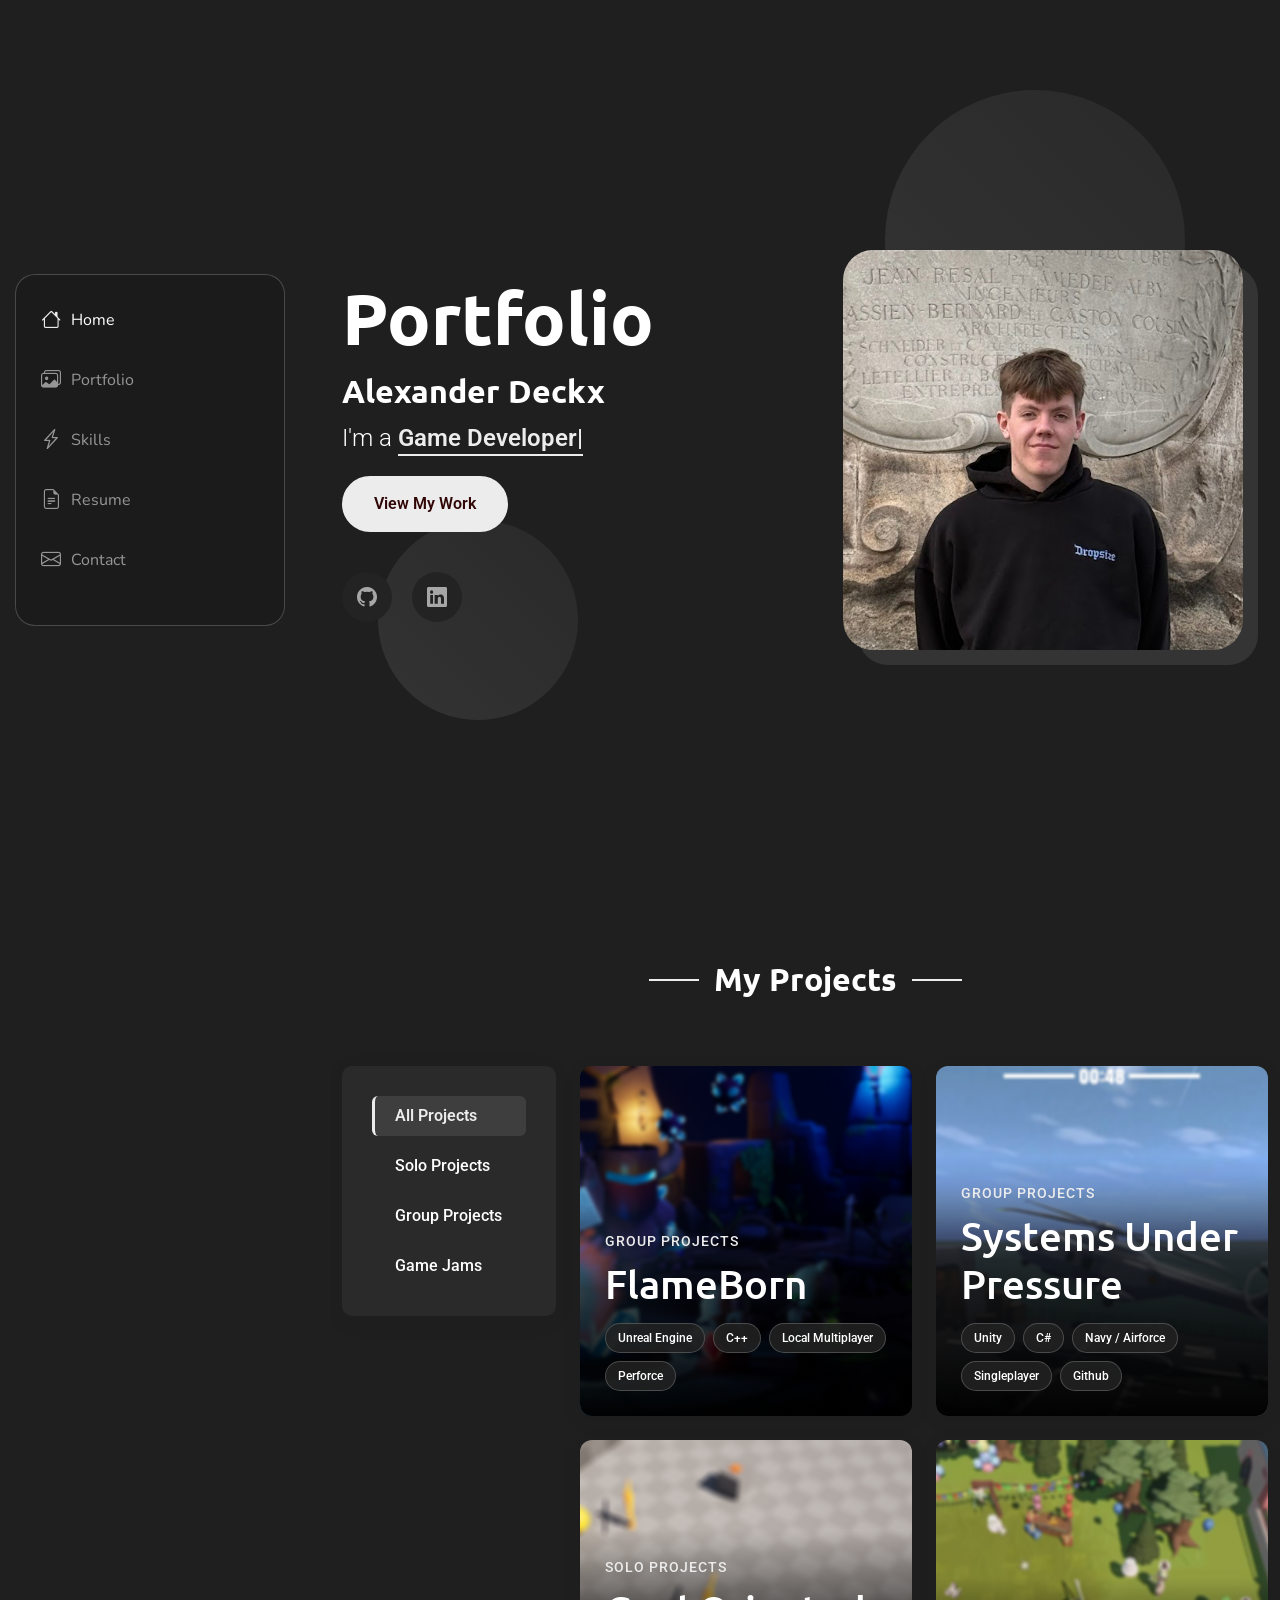
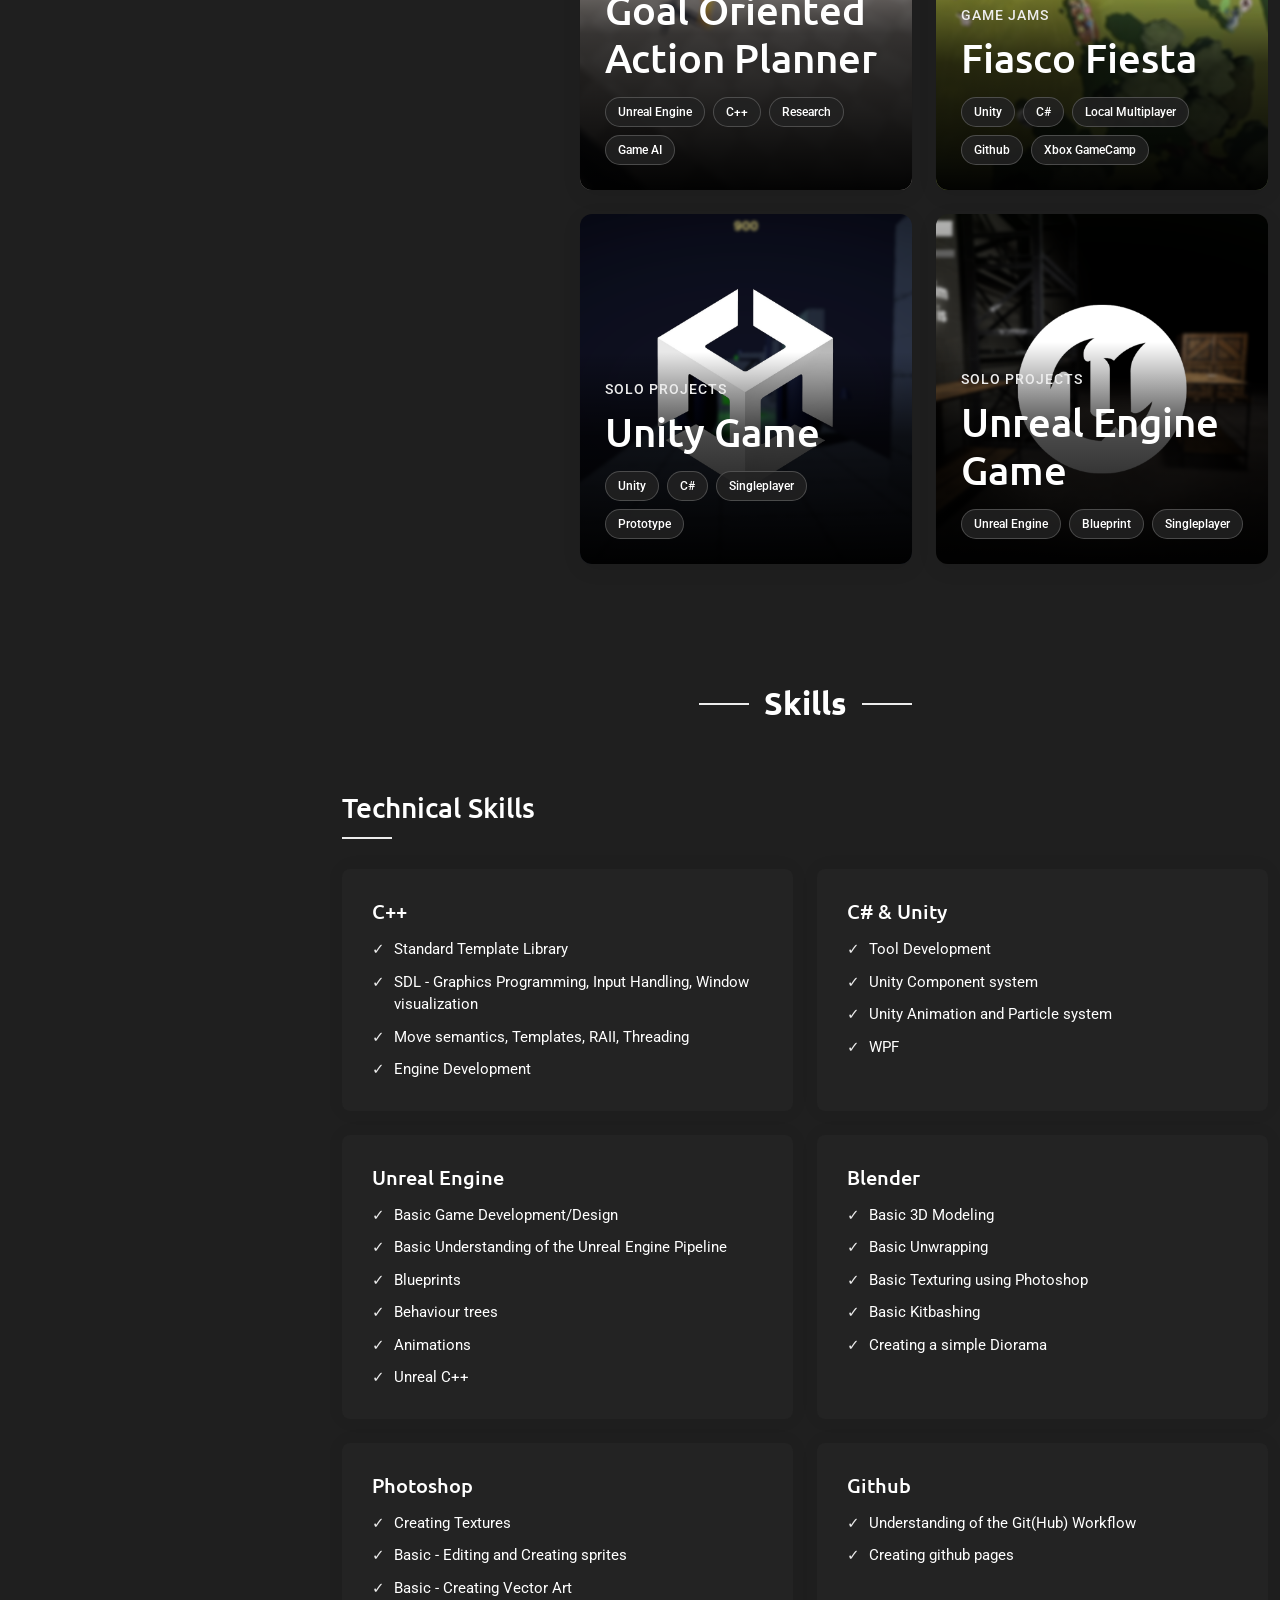
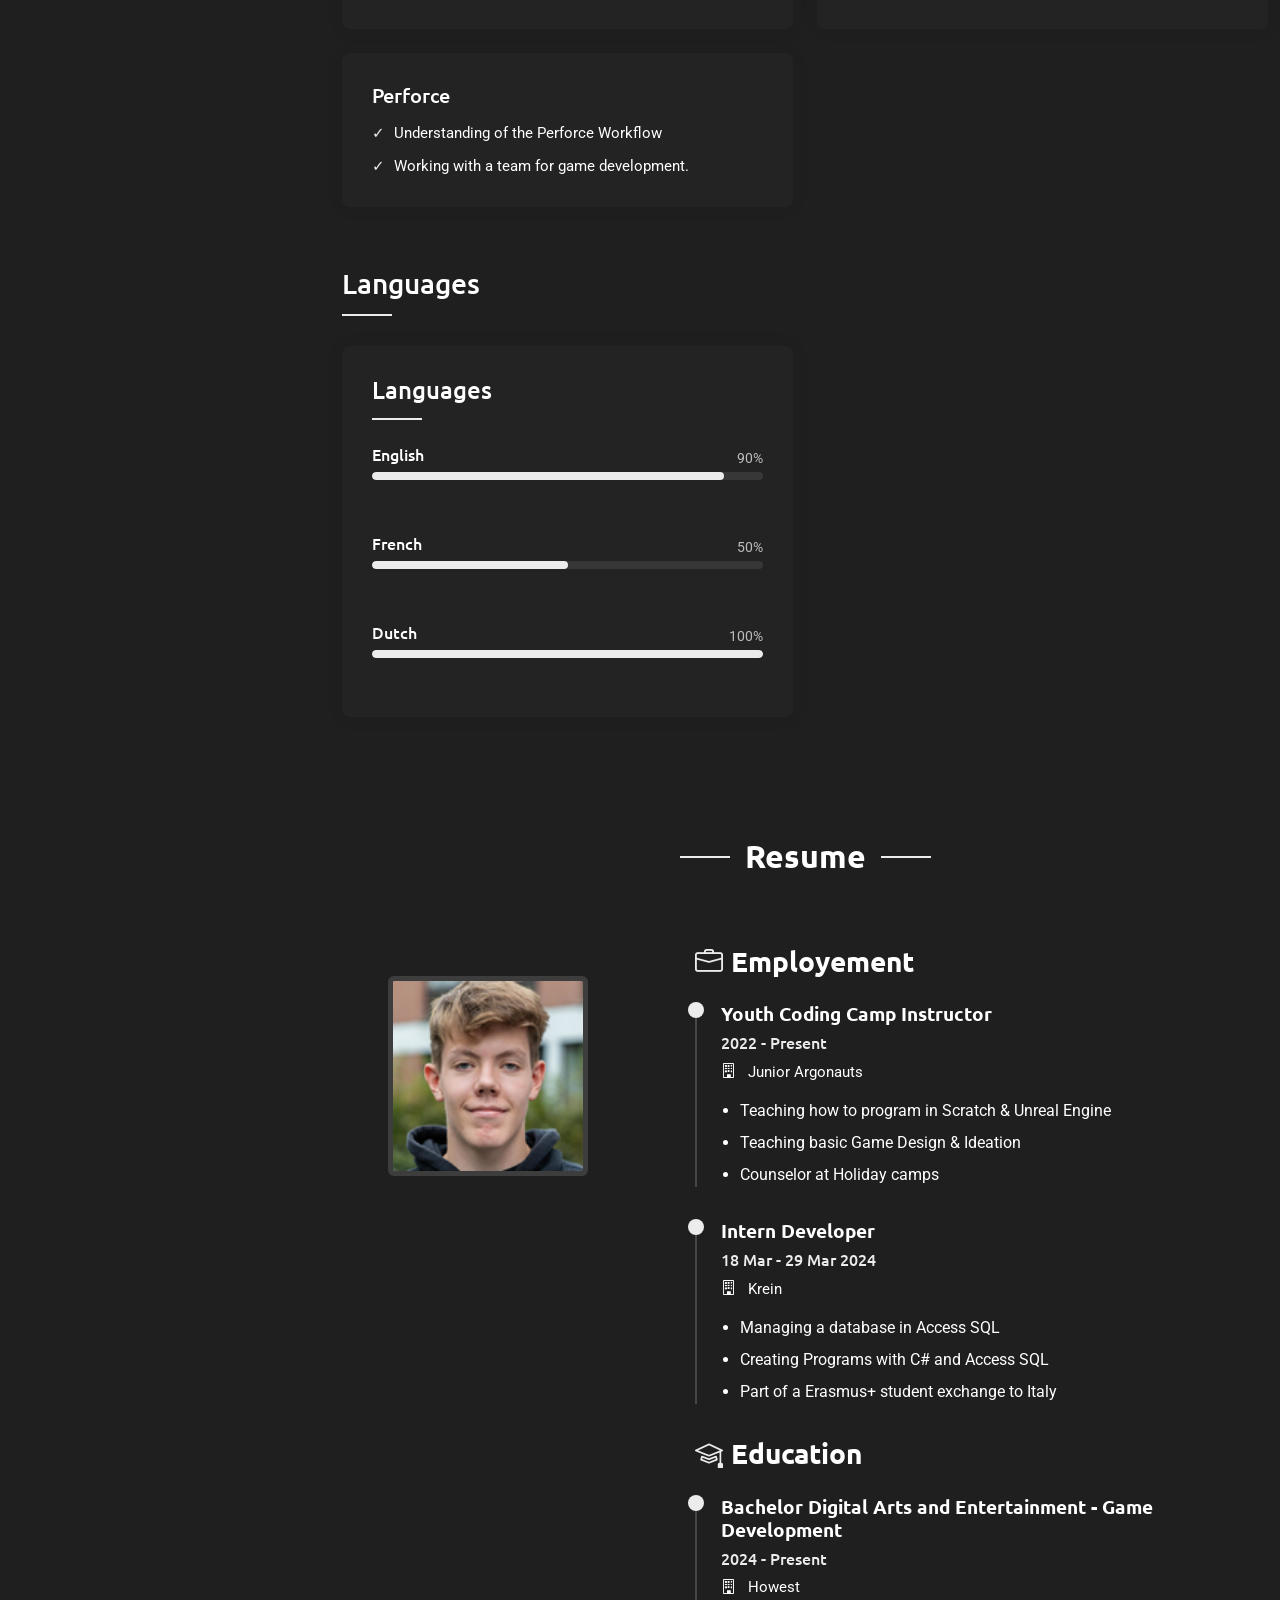
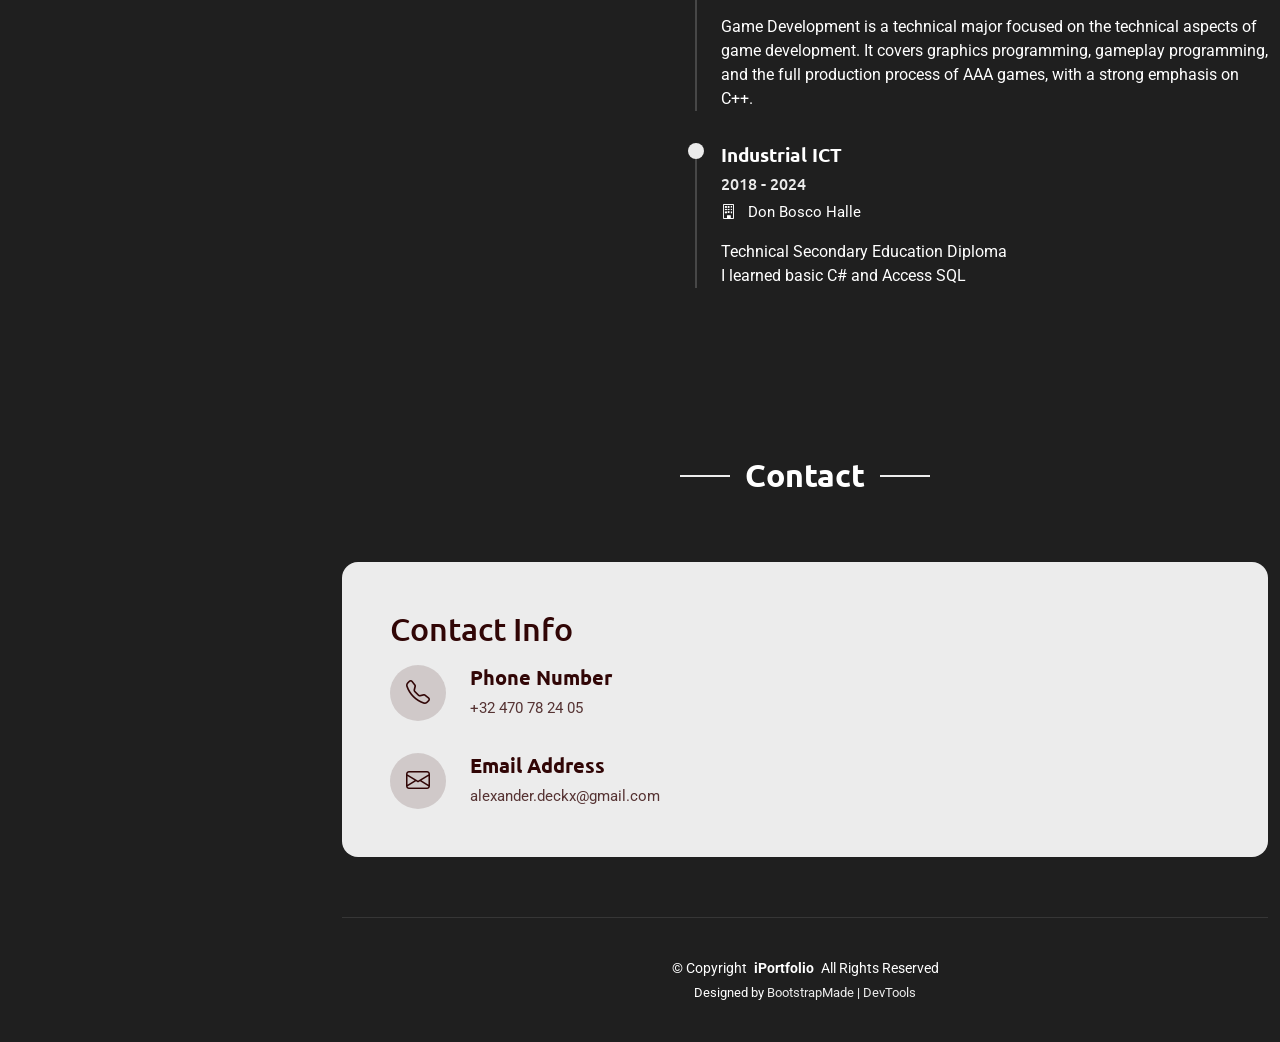
<file: index.html>
<!DOCTYPE html>
<html lang="en">

<head>
  <meta charset="utf-8">
  <meta content="width=device-width, initial-scale=1.0" name="viewport">
  <title>Portfolio - Alexander Deckx</title>
  <meta name="description" content="">
  <meta name="keywords" content="">

  <!-- Favicons -->
  <link href="assets/img/favicon.png" rel="icon">
  <link href="assets/img/favicon.png" rel="apple-touch-icon">

  <!-- Fonts -->
  <link href="https://fonts.googleapis.com" rel="preconnect">
  <link href="https://fonts.gstatic.com" rel="preconnect" crossorigin>
  <link href="https://fonts.googleapis.com/css2?family=Roboto:ital,wght@0,100;0,300;0,400;0,500;0,700;0,900;1,100;1,300;1,400;1,500;1,700;1,900&family=Ubuntu:ital,wght@0,300;0,400;0,500;0,700;1,300;1,400;1,500;1,700&family=Nunito:ital,wght@0,200;0,300;0,400;0,500;0,600;0,700;0,800;0,900;1,200;1,300;1,400;1,500;1,600;1,700;1,800;1,900&display=swap" rel="stylesheet">

  <!-- Vendor CSS Files -->
  <link href="assets/vendor/bootstrap/css/bootstrap.min.css" rel="stylesheet">
  <link href="assets/vendor/bootstrap-icons/bootstrap-icons.css" rel="stylesheet">
  <link href="assets/vendor/aos/aos.css" rel="stylesheet">
  <link href="assets/vendor/glightbox/css/glightbox.min.css" rel="stylesheet">
  <link href="assets/vendor/swiper/swiper-bundle.min.css" rel="stylesheet">

  <!-- Main CSS File -->
  <link href="assets/css/main.css" rel="stylesheet">

  <!-- =======================================================
  * Template Name: SnapFolio
  * Template URL: https://bootstrapmade.com/snapfolio-bootstrap-portfolio-template/
  * Updated: Jul 21 2025 with Bootstrap v5.3.7
  * Author: BootstrapMade.com
  * License: https://bootstrapmade.com/license/
  ======================================================== -->
</head>

<body class="index-page">

  <header id="header" class="header dark-background d-flex flex-column justify-content-center">
    <i class="header-toggle d-xl-none bi bi-list"></i>

    <div class="header-container d-flex flex-column align-items-start">
      <nav id="navmenu" class="navmenu">
        <ul>
          <li><a href="#hero" class="active"><i class="bi bi-house navicon"></i>Home</a></li>
          <li><a href="#portfolio"><i class="bi bi-images navicon"></i> Portfolio</a></li>
          <li><a href="#skills"><i class="bi bi-lightning-charge navicon"></i> Skills</a></li>
          <li><a href="#resume"><i class="bi bi-file-earmark-text navicon"></i> Resume</a></li>
          <li><a href="#contact"><i class="bi bi-envelope navicon"></i> Contact</a></li>
        </ul>
      </nav>

      <!--<div class="social-links text-center">
        <a href="#" class="twitter"><i class="bi bi-twitter-x"></i></a>
        <a href="#" class="facebook"><i class="bi bi-facebook"></i></a>
        <a href="#" class="instagram"><i class="bi bi-instagram"></i></a>
        <a href="#" class="google-plus"><i class="bi bi-skype"></i></a>
        <a href="#" class="linkedin"><i class="bi bi-linkedin"></i></a>
      </div>-->

    </div>

  </header>

  <main class="main">

    <!-- Hero Section -->
    <section id="hero" class="hero section">

      <div class="background-elements">
        <div class="bg-circle circle-1"></div>
        <div class="bg-circle circle-2"></div>
      </div>

      <div class="hero-content">

        <div class="container">
          <div class="row align-items-center">

            <div class="col-lg-6" data-aos="fade-right" data-aos-delay="100">
              <div class="hero-text">
                <h1>Portfolio</h1>
                <h2>Alexander Deckx</h2>
                <p class="lead">I'm a <span class="typed" data-typed-items="Game Developer, Programmer, Programming Instructor, Basketball Player"></span></p>
                <!--<p class="description">Passionate about developing engaging, interactive and immersive games</p>-->
                <div class="hero-actions">
                  <a href="#portfolio" class="btn btn-primary">View My Work</a>
                </div>

                <div class="social-links">
                   <a href="https://github.com/DeckxAlexander" target="_blank"><i class="bi bi-github"></i></a>
                   <a href="https://www.linkedin.com/in/alexander-deckx-92268b419/"><i class="bi bi-linkedin"></i></a>
                 </div>
               </div>
             </div>
 
             <div class="col-lg-6" data-aos="fade-left" data-aos-delay="200">
               <div class="hero-visual">
                 <div class="profile-container">
                   <div class="profile-background"></div>
                   <img src="assets/img/profile/profile-3.png" alt="Alexander Deckx" class="profile-image">
                 </div>
               </div>
             </div>
 
           </div>
         </div>
       </div>
 
     </section><!-- /Hero Section -->

     <!-- Portfolio Section -->
    <section id="portfolio" class="portfolio section">

      <!-- Section Title -->
      <div class="container section-title" data-aos="fade-up">
        <h2>My Projects</h2>
        <!--<p>Magnam dolores commodi suscipit. Necessitatibus eius consequatur ex aliquid fuga eum quidem. Sit sint consectetur velit. Quisquam quos quisquam cupiditate. Et nemo qui impedit suscipit alias ea. Quia fugiat sit in iste officiis commodi quidem hic quas.</p>-->
      </div><!-- End Section Title -->

      <div class="container" data-aos="fade-up" data-aos-delay="100">

        <div class="isotope-layout" data-default-filter=".show-in-all" data-layout="masonry" data-sort="original-order">

          <div class="row">
            <div class="col-lg-3 filter-sidebar">
              <div class="filters-wrapper" data-aos="fade-right" data-aos-delay="150">
                <ul class="portfolio-filters isotope-filters">
                  <li data-filter=".show-in-all" class="filter-active">All Projects</li>
                  <li data-filter=".filter-soloprojects">Solo Projects</li>
                  <li data-filter=".filter-groupprojects">Group Projects</li>
                  <li data-filter=".filter-gamejams">Game Jams</li>
                </ul>
              </div>
            </div>


            
            <div class="col-lg-9">
              <div class="row gy-4 portfolio-container isotope-container" data-aos="fade-up" data-aos-delay="200">
                <div class="col-lg-6 col-md-6 portfolio-item isotope-item filter-groupprojects show-in-all">
                  <a href="portfolio-details-FB.html" class="text-decoration-none">
                  <div class="portfolio-wrap">
                    <img src="assets/img/portfolio/FB/logo.png" class="img-fluid" alt="Portfolio Image" loading="lazy">
                    <div class="portfolio-info">
                      <div class="content">
                        <span class="category">Group Projects</span>
                        <h1>FlameBorn</h1>
                      </div>
                      <div class="portfolio-tags">
                        <span class="tag">Unreal Engine</span>
                        <span class="tag">C++</span>
                        <span class="tag">Local Multiplayer</span>
                        <span class="tag">Perforce</span>
                      </div>
                    </div>
                  </div>
                  </a>
                </div><!-- End Portfolio Item -->

                <div class="col-lg-6 col-md-6 portfolio-item isotope-item filter-groupprojects show-in-all">
                  <a href="portfolio-details-SUP.html" class="text-decoration-none">
                  <div class="portfolio-wrap">
                    <img src="assets/img/portfolio/SUP/front.png" class="img-fluid" alt="Portfolio Image" loading="lazy">
                    <div class="portfolio-info">
                      <div class="content">
                        <span class="category">Group Projects</span>
                        <h1>Systems Under Pressure</h1>
                        <!--<div class="portfolio-links">
                          <a href="portfolio-details-SUP.html" title="More Details"><i class="bi bi-arrow-right"></i></a>
                        </div>-->
                      </div>
                      <div class="portfolio-tags">
                        <span class="tag">Unity</span>
                        <span class="tag">C#</span>
                        <span class="tag">Navy / Airforce</span>
                        <span class="tag">Singleplayer</span>
                        <span class="tag">Github</span>
                      </div>
                    </div>
                  </div>
                  </a>
                </div><!-- End Portfolio Item -->




                <div class="col-lg-6 col-md-6 portfolio-item isotope-item filter-soloprojects show-in-all " >
                  <a href="portfolio-details-GOAP.html" class="text-decoration-none">
                  <div class="portfolio-wrap">
                    <img src="assets/img/portfolio/GOAP/front.png" class="img-fluid" alt="Portfolio Image" loading="lazy">
                    <div class="portfolio-info">
                      <div class="content">
                        <span class="category">Solo Projects</span>
                        <h1>Goal Oriented Action Planner</h1>
                      </div>
                      <div class="portfolio-tags">
                        <span class="tag">Unreal Engine</span>
                        <span class="tag">C++</span>
                        <span class="tag">Research</span>
                        <span class="tag">Game AI</span>
                      </div>
                    </div>
                  </div>
                  </a>
                </div><!-- End Portfolio Item -->


                <div class="col-lg-6 col-md-6 portfolio-item isotope-item filter-gamejams show-in-all">
                  <a href="portfolio-details-FF.html" class="text-decoration-none">
                  <div class="portfolio-wrap">
                    <img src="assets/img/portfolio/FF/front.png" class="img-fluid" alt="Portfolio Image" loading="lazy">
                    <div class="portfolio-info">
                      <div class="content">
                        <span class="category">Game Jams</span>
                        <h1>Fiasco Fiesta</h1>
                      </div>
                      <div class="portfolio-tags">
                        <span class="tag">Unity</span>
                        <span class="tag">C#</span>
                        <span class="tag">Local Multiplayer</span>
                        <span class="tag">Github</span>
                        <span class="tag">Xbox GameCamp</span>
                      </div>
                    </div>
                  </div>
                  </a>
                </div><!-- End Portfolio Item -->

                <div class="col-lg-6 col-md-6 portfolio-item isotope-item filter-soloprojects show-in-all">
                  <a href="portfolio-details-UG.html" class="text-decoration-none">
                  <div class="portfolio-wrap">
                    <img src="assets/img/portfolio/UG/front.png" class="img-fluid" alt="Portfolio Image" loading="lazy">
                    <div class="portfolio-info">
                      <div class="content">
                        <span class="category">Solo Projects</span>
                        <h1>Unity Game</h1>
                      </div>
                      <div class="portfolio-tags">
                        <span class="tag">Unity</span>
                        <span class="tag">C#</span>
                        <span class="tag">Singleplayer</span>
                        <span class="tag">Prototype</span>
                      </div>
                    </div>
                  </div>
                  </a>
                </div><!-- End Portfolio Item -->

                <div class="col-lg-6 col-md-6 portfolio-item isotope-item filter-soloprojects show-in-all">
                  <a href="portfolio-details-UEG.html" class="text-decoration-none">
                  <div class="portfolio-wrap">
                    <img src="assets/img/portfolio/UEG/UEG-1.png" class="img-fluid" alt="Portfolio Image" loading="lazy">
                    <div class="portfolio-info">
                      <div class="content">
                        <span class="category">Solo Projects</span>
                        <h1>Unreal Engine Game</h1>
                      </div>
                      <div class="portfolio-tags">
                        <span class="tag">Unreal Engine</span>
                        <span class="tag">Blueprint</span>
                        <span class="tag">Singleplayer</span>
                      </div>
                    </div>
                  </div>
                  </a>
                </div><!-- End Portfolio Item -->

                <div class="col-lg-6 col-md-6 portfolio-item isotope-item filter-soloprojects">
                  <a href="portfolio-details-CE.html" class="text-decoration-none">
                  <div class="portfolio-wrap">
                    <img src="assets/img/portfolio/CE/front.png" class="img-fluid" alt="Portfolio Image" loading="lazy">
                    <div class="portfolio-info">
                      <div class="content">
                        <span class="category">Solo Projects</span>
                        <h1>Game Engine Bomberman</h1>
                      </div>
                      <div class="portfolio-tags">
                        <span class="tag">C++</span>
                        <span class="tag">CMake</span>
                        <span class="tag">SDL</span>
                        <span class="tag">Engine</span>
                        <span class="tag">Game Patterns</span>
                      </div>
                    </div>
                  </div>
                  </a>
                </div><!-- End Portfolio Item -->

                <!--<div class="col-lg-6 col-md-6 portfolio-item isotope-item filter-soloprojects">
                  <a href="portfolio-details-ZG.html" class="text-decoration-none">
                  <div class="portfolio-wrap">
                    <img src="assets/img/portfolio/ZG/front.png" class="img-fluid" alt="Portfolio Image" loading="lazy">
                    <div class="portfolio-info">
                      <div class="content">
                        <span class="category">Solo Projects</span>
                        <h1>Zombie Game</h1>
                      </div>
                      <div class="portfolio-tags">
                        <span class="tag">Unreal Engine</span>
                        <span class="tag">C++</span>
                        <span class="tag">Plugin</span>
                        <span class="tag">Game AI</span>
                      </div>
                    </div>
                  </div>
                  </a>
                </div> End Portfolio Item -->


            


                <!-- <div class="col-lg-6 col-md-6 portfolio-item isotope-item filter-soloprojects">
                  <a href="portfolio-details-GP.html" class="text-decoration-none">
                  <div class="portfolio-wrap">
                    <img src="assets/img/portfolio/GP/front.png" class="img-fluid" alt="Portfolio Image" loading="lazy">
                    <div class="portfolio-info">
                      <div class="content">
                        <span class="category">Solo Projects</span>
                        <h1>Graphics Programming</h1>
                      </div>
                      <div class="portfolio-tags">
                        <span class="tag">Visual Studio</span>
                        <span class="tag">C++</span>
                        <span class="tag">DirectX11</span>
                      </div>
                    </div>
                  </div>
                  </a>
                </div> End Portfolio Item -->
                

              </div><!-- End Portfolio Container -->
                  
            </div>
          </div>

        </div>

      </div>

    </section><!-- /Portfolio Section -->


    <!-- About Section -->
  <!--  <section id="about" class="about section">

      <div class="container" data-aos="fade-up" data-aos-delay="100">

        <div class="row">
          <div class="col-lg-5" data-aos="zoom-in" data-aos-delay="200">
            <div class="profile-card">
              <div class="profile-header">
                <div class="profile-image">
                  <img src="assets/img/profile/profile-2.png" alt="Profile Image" class="img-fluid">
                </div>
              </div>

              <div class="profile-content">
                <h3>Alexander Deckx</h3>
                <p class="profession">Game Developer</p>

                <div class="contact-links">
                  <a href="mailto:alexander.deckx@gmail.com" class="contact-item">
                    <i class="bi bi-envelope"></i>
                    alexander.deckx@gmail.com
                  </a>
                  <a href="tel:+32470782405" class="contact-item">
                    <i class="bi bi-telephone"></i>
                    +32 470 78 24 05
                  </a>
                  <a href="#" class="contact-item">
                    <i class="bi bi-geo-alt"></i>
                    Halle, Belgium
                  </a>
                </div>
              </div>
            </div>
          </div>

          <div class="col-lg-7" data-aos="fade-left" data-aos-delay="300">
            <div class="about-content">
              <div class="section-header">
                <span class="badge-text">About Me</span>
                <h2>Passionate about developing engaging, interactive and immersive games</h2>
              </div>

              <div class="description">
                <p>Hi, I’m Alexander, I'm a student at Digital Arts & Entertainment, 
                  a well-known school specializing in game development. 
                  I’m currently studying Game Development, a major with a strong focus on the technical side of video games.</p>

                <p>From the age of 12 I was already very interested in game development. I enjoy expressing my creativity by building digital, playable worlds.</p>

                <p>Outside of Coding, I play Basketball and enjoy spending time with friends and family</p>
              </div>

                          </div>
                        </div>
                      </div>
              
                    </div>
              
                  </section>-->
    

<!-- Skills Section -->
<section id="skills" class="skills section">

  <!-- Section Title -->
  <div class="container section-title" data-aos="fade-up">
    <h2>Skills</h2>
    <!-- <p>
      A selection of the programming languages, technologies, and tools I use
      to build and develop projects.
    </p>-->
  </div>
  <!-- End Section Title -->


  <div class="container" data-aos="fade-up" data-aos-delay="100">


    <!-- ======================================================
         TECH
    ======================================================= -->

    <div class="skills-group" data-aos="fade-up" data-aos-delay="200">

      <div class="skills-group-title">
        <h3>Technical Skills</h3>
      </div>


      <div class="row gy-4">


        <!-- C++ -->
        <div class="col-lg-6">
          <div class="skill-card">

            <div class="skill-card-header">
              <h4>C++</h4>
            </div>
            <ul class="skill-list">
              <li>Standard Template Library</li>
              <li>SDL - Graphics Programming, Input Handling, Window visualization</li>
              <li>Move semantics, Templates, RAII, Threading</li>
              <li>Engine Development</li>
            </ul>

          </div>
        </div>
        <!-- End C++ -->


        <!-- C# -->
        <div class="col-lg-6">
          <div class="skill-card">

            <div class="skill-card-header">
              <h4>C# &amp; Unity</h4>
            </div>

            <!--<p class="skill-description">
              Used to create interactive and dynamic web applications
              and interfaces.
            </p>-->

            <ul class="skill-list">
              <li>Tool Development</li>
              <li>Unity Component system</li>
              <li>Unity Animation and Particle system</li>
              <li>WPF</li>
            </ul>

          </div>
        </div>
        <!-- End C# -->


        <!-- Unreal -->
        <div class="col-lg-6">
          <div class="skill-card">

            <div class="skill-card-header">
              <h4>Unreal Engine</h4>
            </div>

            <ul class="skill-list">
              <li>Basic Game Development/Design</li>
              <li>Basic Understanding of the Unreal Engine Pipeline</li>
              <li>Blueprints</li>
              <li>Behaviour trees</li>
              <li>Animations</li>
              <li>Unreal C++</li>
            </ul>

          </div>
        </div>
        <!-- End Unreal -->


        <!-- Blender -->
        <div class="col-lg-6">
          <div class="skill-card">

            <div class="skill-card-header">
              <h4>Blender</h4>
            </div>


            <ul class="skill-list">
              <li>Basic 3D Modeling</li>
              <li>Basic Unwrapping</li>
              <li>Basic Texturing using Photoshop</li>
              <li>Basic Kitbashing</li>
              <li>Creating a simple Diorama</li>
            </ul>

          </div>
        </div>
        <!-- End Blender -->


        <!-- PhotoShop -->
        <div class="col-lg-6">
          <div class="skill-card">

            <div class="skill-card-header">
              <h4>Photoshop</h4>
            </div>


            <ul class="skill-list">
              <li>Creating Textures</li>
              <li>Basic - Editing and Creating sprites</li>
              <li>Basic - Creating Vector Art</li>
            </ul>

          </div>
        </div>
        <!-- End PhotoShop -->

        <!-- Git -->
        <div class="col-lg-6">
          <div class="skill-card">

            <div class="skill-card-header">
              <h4>Github</h4>
            </div>


            <ul class="skill-list">
              <li>Understanding of the Git(Hub) Workflow</li>
              <li>Creating github pages</li>
            </ul>

          </div>
        </div>
        <!-- End Git -->

        <!-- Perforce -->
        <div class="col-lg-6">
          <div class="skill-card">

            <div class="skill-card-header">
              <h4>Perforce</h4>
            </div>


            <ul class="skill-list">
              <li>Understanding of the Perforce Workflow</li>
              <li>Working with a team for game development.</li>
            </ul>

          </div>
        </div>
        <!-- Perforce -->


      </div>
    </div>
    <!-- End Tech -->

    <div class="skills-group" data-aos="fade-up" data-aos-delay="200">

      <div class="skills-group-title">
        <h3>Languages</h3>
      </div>


      <div class="row gy-4">

        <div class="col-lg-6">

          <div class="skills-category">

            <h3>Languages</h3>

            <div class="skills-animation">


              <!-- English -->
                             <div class="skill-item">

                <div class="d-flex justify-content-between align-items-center">
                  <h4>English</h4>
                  <span class="skill-percentage">90%</span>
                </div>

                <div class="progress">
                  <div
                    class="progress-bar"
                    role="progressbar"
                    aria-valuenow="90"
                    aria-valuemin="0"
                    aria-valuemax="100"
                    style="width: 90%;">
                  </div>
                </div>

                <div class="skill-tooltip">
                  Fluent communication.
                </div>

              </div>      
              <!-- End English -->


              <!-- French -->
              <div class="skill-item">

                <div class="d-flex justify-content-between align-items-center">
                  <h4>French</h4>
                  <span class="skill-percentage">50%</span>
                </div>

                <div class="progress">
                  <div
                    class="progress-bar"
                    role="progressbar"
                    aria-valuenow="50"
                    aria-valuemin="0"
                    aria-valuemax="100"
                    style="width: 50%;">
                  </div>
                </div>

                <div class="skill-tooltip">
                  Basic communication in everyday situations.
                </div>

              </div>
              <!-- End French -->


              <!-- Dutch -->
              <div class="skill-item">

                <div class="d-flex justify-content-between align-items-center">
                  <h4>Dutch</h4>
                  <span class="skill-percentage">100%</span>
                </div>

                <div class="progress">
                  <div
                    class="progress-bar"
                    role="progressbar"
                    aria-valuenow="100"
                    aria-valuemin="0"
                    aria-valuemax="100"
                    style="width: 100%;">
                  </div>
                </div>

                <div class="skill-tooltip">
                  My Native Language.
                </div>

              </div>
              <!-- End Dutch -->


            </div>

          </div>

        </div>

      </div>

    </div>
    <!-- End Languages -->




    
  </div>

</section>
<!-- /Skills Section -->



    <!-- Resume Section -->
    <section id="resume" class="resume section">

      <!-- Section Title -->
      <div class="container section-title" data-aos="fade-up">
        <h2>Resume</h2>
        <!--<p>Magnam dolores commodi suscipit. Necessitatibus eius consequatur ex aliquid fuga eum quidem. Sit sint consectetur velit. Quisquam quos quisquam cupiditate. Et nemo qui impedit suscipit alias ea. Quia fugiat sit in iste officiis commodi quidem hic quas.</p>-->
     </div><!-- End Section Title -->

      <div class="container" data-aos="fade-up" data-aos-delay="100">

        <div class="row gy-4">
          <!-- Left column with summary and contact -->
          <div class="col-lg-4">
  <div class="resume-side" data-aos="fade-right" data-aos-delay="100">

    <div class="profile-img mb-4">
      <img
        src="assets/img/profile/profile.webp"
        alt="Profile"
        class="img-fluid rounded">
    </div>

  </div>
</div>

          <!-- Right column with experience and education -->
          <div class="col-lg-8 ps-4 ps-lg-5">
            <!-- Experience Section -->
            <div class="resume-section" data-aos="fade-up">
              <h3><i class="bi bi-briefcase me-2"></i>Employement</h3>

              <div class="resume-item">
                <h4>Youth Coding Camp Instructor</h4>
                <h5>2022 - Present</h5>
                <p class="company"><i class="bi bi-building"></i> Junior Argonauts</p>
                <ul>
                  <li>Teaching how to program in Scratch & Unreal Engine</li>
                  <li>Teaching basic Game Design & Ideation</li>
                  <li>Counselor at Holiday camps</li>
                </ul>
              </div>

              <div class="resume-item">
                <h4>Intern Developer</h4>
                <h5>18 Mar - 29 Mar 2024</h5>
                <p class="company"><i class="bi bi-building"></i> Krein</p>
                <ul>
                  <li>Managing a database in Access SQL</li>
                  <li>Creating Programs with C# and Access SQL</li>
                  <li>Part of a Erasmus+ student exchange to Italy</li>
                </ul>
              </div>

            <!-- Education Section -->
            <div class="resume-section" data-aos="fade-up" data-aos-delay="100">
              <h3><i class="bi bi-mortarboard me-2"></i>Education</h3>

              <div class="resume-item">
                <h4>Bachelor Digital Arts and Entertainment - Game Development</h4>
                <h5>2024 - Present</h5>
                <p class="company"><i class="bi bi-building"></i> Howest</p>
                <p>Game Development is a technical major focused on the technical aspects of game development. 
                  It covers graphics programming, gameplay programming, and the full production process of AAA games, with a strong emphasis on C++.</p>
              </div>

              <div class="resume-item">
                <h4>Industrial ICT</h4>
                <h5>2018 - 2024</h5>
                <p class="company"><i class="bi bi-building"></i> Don Bosco Halle</p>
                <p>Technical Secondary Education Diploma</p>
                <p>I learned basic C# and Access SQL</p>
              </div>
            </div>
          </div>
        </div>

      </div>

    </section><!-- /Resume Section -->

    
    <!-- Contact Section -->
    <section id="contact" class="contact section">

      <!-- Section Title -->
      <div class="container section-title" data-aos="fade-up">
        <h2>Contact</h2>
      </div><!-- End Section Title -->

      <div class="container">
            <div class="info-box">
              <h3>Contact Info</h3>

              <div class="info-item">
                <div class="icon-box">
                  <i class="bi bi-telephone"></i>
                </div>
                <div class="content">
                  <h4>Phone Number</h4>
                  <p>+32 470 78 24 05</p>
                </div>
              </div>

              <div class="info-item">
                <div class="icon-box">
                  <i class="bi bi-envelope"></i>
                </div>
                <div class="content">
                  <h4>Email Address</h4>
                  <p>alexander.deckx@gmail.com</p>
                </div>
              </div>
            </div>
          </div>

    </section><!-- /Contact Section -->

  </main>

  <footer id="footer" class="footer position-relative">

    <div class="container">
      <div class="copyright text-center ">
        <p>© <span>Copyright</span> <strong class="px-1 sitename">iPortfolio</strong> <span>All Rights Reserved</span></p>
      </div>
      <div class="credits">
        <!-- All the links in the footer should remain intact. -->
        <!-- You can delete the links only if you've purchased the pro version. -->
        <!-- Licensing information: https://bootstrapmade.com/license/ -->
        <!-- Purchase the pro version with working PHP/AJAX contact form: [buy-url] -->
        Designed by <a href="https://bootstrapmade.com/">BootstrapMade</a> | <a href="https://bootstrapmade.com/tools/">DevTools</a>
      </div>
    </div>

  </footer>

  <!-- Scroll Top -->
  <a href="#" id="scroll-top" class="scroll-top d-flex align-items-center justify-content-center"><i class="bi bi-arrow-up-short"></i></a>

  <!-- Preloader -->
  <div id="preloader"></div>

  <!-- Vendor JS Files -->
  <script src="assets/vendor/bootstrap/js/bootstrap.bundle.min.js"></script>
  <script src="assets/vendor/php-email-form/validate.js"></script>
  <script src="assets/vendor/aos/aos.js"></script>
  <script src="assets/vendor/typed.js/typed.umd.js"></script>
  <script src="assets/vendor/purecounter/purecounter_vanilla.js"></script>
  <script src="assets/vendor/waypoints/noframework.waypoints.js"></script>
  <script src="assets/vendor/isotope-layout/isotope.pkgd.min.js"></script>
  <script src="assets/vendor/imagesloaded/imagesloaded.pkgd.min.js"></script>
  <script src="assets/vendor/glightbox/js/glightbox.min.js"></script>
  <script src="assets/vendor/swiper/swiper-bundle.min.js"></script>

  <!-- Main JS File -->
  <script src="assets/js/main.js"></script>

</body>

</html>
</file>
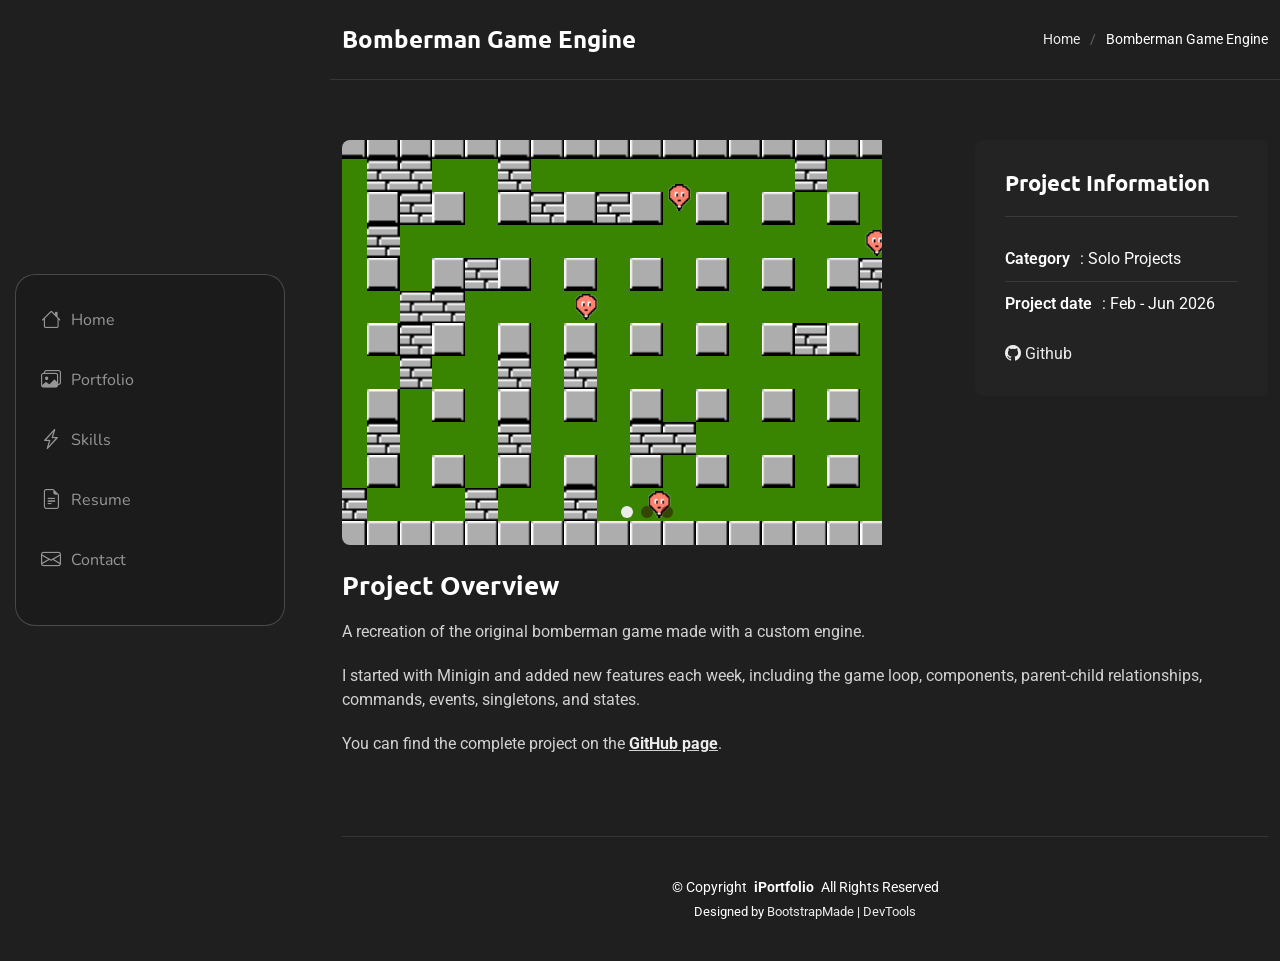
<file: portfolio-details-CE.html>
<!DOCTYPE html>
<html lang="en">

<head>
  <meta charset="utf-8">
  <meta content="width=device-width, initial-scale=1.0" name="viewport">
  <title>Portfolio Details</title>
  <meta name="description" content="">
  <meta name="keywords" content="">

  <!-- Favicons -->
  <link href="assets/img/favicon.png" rel="icon">
  <link href="assets/img/favicon.png" rel="apple-touch-icon">

  <!-- Fonts -->
  <link href="https://fonts.googleapis.com" rel="preconnect">
  <link href="https://fonts.gstatic.com" rel="preconnect" crossorigin>
  <link href="https://fonts.googleapis.com/css2?family=Roboto:ital,wght@0,100;0,300;0,400;0,500;0,700;0,900;1,100;1,300;1,400;1,500;1,700;1,900&family=Ubuntu:ital,wght@0,300;0,400;0,500;0,700;1,300;1,400;1,500;1,700&family=Nunito:ital,wght@0,200;0,300;0,400;0,500;0,600;0,700;0,800;0,900;1,200;1,300;1,400;1,500;1,600;1,700;1,800;1,900&display=swap" rel="stylesheet">

  <!-- Vendor CSS Files -->
  <link href="assets/vendor/bootstrap/css/bootstrap.min.css" rel="stylesheet">
  <link href="assets/vendor/bootstrap-icons/bootstrap-icons.css" rel="stylesheet">
  <link href="assets/vendor/aos/aos.css" rel="stylesheet">
  <link href="assets/vendor/glightbox/css/glightbox.min.css" rel="stylesheet">
  <link href="assets/vendor/swiper/swiper-bundle.min.css" rel="stylesheet">

  <!-- Main CSS File -->
  <link href="assets/css/main.css" rel="stylesheet">

  <!-- =======================================================
  * Template Name: SnapFolio
  * Template URL: https://bootstrapmade.com/snapfolio-bootstrap-portfolio-template/
  * Updated: Jul 21 2025 with Bootstrap v5.3.7
  * Author: BootstrapMade.com
  * License: https://bootstrapmade.com/license/
  ======================================================== -->
</head>

<body class="portfolio-details-page">

  <header id="header" class="header dark-background d-flex flex-column justify-content-center">
    <i class="header-toggle d-xl-none bi bi-list"></i>

    <div class="header-container d-flex flex-column align-items-start">
      <nav id="navmenu" class="navmenu">
        <ul>
          <li><a href="index.html#hero"><i class="bi bi-house navicon"></i>Home</a></li>
          <li><a href="index.html#portfolio"><i class="bi bi-images navicon"></i> Portfolio</a></li>
          <li><a href="index.html#skills"><i class="bi bi-lightning-charge navicon"></i> Skills</a></li>
          <li><a href="index.html#resume"><i class="bi bi-file-earmark-text navicon"></i> Resume</a></li>
          <li><a href="index.html#contact"><i class="bi bi-envelope navicon"></i> Contact</a></li>
        </ul>
      </nav>

     <!-- <div class="social-links text-center">
        <a href="#" class="twitter"><i class="bi bi-twitter-x"></i></a>
        <a href="#" class="facebook"><i class="bi bi-facebook"></i></a>
        <a href="#" class="instagram"><i class="bi bi-instagram"></i></a>
        <a href="#" class="google-plus"><i class="bi bi-skype"></i></a>
        <a href="#" class="linkedin"><i class="bi bi-linkedin"></i></a>
      </div>-->

    </div>

  </header>

  <main class="main">

    <!-- Page Title -->
    <div class="page-title dark-background">
      <div class="container d-lg-flex justify-content-between align-items-center">
        <h1 class="mb-2 mb-lg-0">Bomberman Game Engine</h1>
        <nav class="breadcrumbs">
          <ol>
            <li><a href="index.html">Home</a></li>
            <li class="current">Bomberman Game Engine</li>
          </ol>
        </nav>
      </div>
    </div><!-- End Page Title -->

    <!-- Portfolio Details Section -->
    <section id="portfolio-details" class="portfolio-details section">

      <div class="container" data-aos="fade-up" data-aos-delay="100">

        <div class="row gy-4">

          <div class="col-lg-8">
            <div class="portfolio-details-slider swiper init-swiper">

              <script type="application/json" class="swiper-config">
                {
                  "loop": true,
                  "speed": 600,
                  "autoplay": {
                    "delay": 5000
                  },
                  "slidesPerView": "auto",
                  "pagination": {
                    "el": ".swiper-pagination",
                    "type": "bullets",
                    "clickable": true
                  }
                }
              </script>

              <div class="swiper-wrapper align-items-center">

                <div class="swiper-slide">
                  <img src="assets/img/portfolio/CE/CE-1.png" alt="Portfolio Image" class="img-fluid" loading="lazy">
                </div>

                <div class="swiper-slide">
                  <img src="assets/img/portfolio/CE/CE-2.png" alt="Portfolio Image" class="img-fluid" loading="lazy">
                </div>

                <div class="swiper-slide">
                  <img src="assets/img/portfolio/CE/CE-3.png" alt="Portfolio Image" class="img-fluid" loading="lazy">
                </div>

  

              </div>
              <div class="swiper-pagination"></div>
            </div>
          </div>

          <div class="col-lg-4">
            <div class="portfolio-info" data-aos="fade-left" data-aos-delay="200">
              <h3>Project Information</h3>
              <ul>
                <li><strong>Category</strong>: Solo Projects</li>
                <li><strong>Project date</strong>: Feb - Jun 2026</li>
              </ul>
              <div class="portfolio-links">
              <a href="https://github.com/DeckxAlexander/Prog4GameEngine" target="_blank"><i class="bi bi-github"></i> Github</a>
            </div>

            </div>


          </div>

          <div class="col-lg-12">
            <div class="portfolio-description" data-aos="fade-up" data-aos-delay="300">
              <h2>Project Overview</h2>
              <p>
                A recreation of the original bomberman game made with a custom engine.
              </p>
              <p>
                I started with Minigin and added new features each week, including the game loop, components, parent-child relationships, commands, events, singletons, and states.
              </p>
              <p>
                You can find the complete project on the <strong><u><a href="https://github.com/DeckxAlexander/Prog4GameEngine" target="_blank">GitHub page</a></u></strong>.
              </p>

              
              
            </div>
          </div>

        </div>

      </div>

    </section><!-- /Portfolio Details Section -->

  </main>

  <footer id="footer" class="footer position-relative">

    <div class="container">
      <div class="copyright text-center ">
        <p>© <span>Copyright</span> <strong class="px-1 sitename">iPortfolio</strong> <span>All Rights Reserved</span></p>
      </div>
      <div class="credits">
        <!-- All the links in the footer should remain intact. -->
        <!-- You can delete the links only if you've purchased the pro version. -->
        <!-- Licensing information: https://bootstrapmade.com/license/ -->
        <!-- Purchase the pro version with working PHP/AJAX contact form: [buy-url] -->
        Designed by <a href="https://bootstrapmade.com/">BootstrapMade</a> | <a href="https://bootstrapmade.com/tools/">DevTools</a>
      </div>
    </div>

  </footer>

  <!-- Scroll Top -->
  <a href="#" id="scroll-top" class="scroll-top d-flex align-items-center justify-content-center"><i class="bi bi-arrow-up-short"></i></a>

  <!-- Preloader -->
  <div id="preloader"></div>

  <!-- Vendor JS Files -->
  <script src="assets/vendor/bootstrap/js/bootstrap.bundle.min.js"></script>
  <script src="assets/vendor/php-email-form/validate.js"></script>
  <script src="assets/vendor/aos/aos.js"></script>
  <script src="assets/vendor/typed.js/typed.umd.js"></script>
  <script src="assets/vendor/purecounter/purecounter_vanilla.js"></script>
  <script src="assets/vendor/waypoints/noframework.waypoints.js"></script>
  <script src="assets/vendor/isotope-layout/isotope.pkgd.min.js"></script>
  <script src="assets/vendor/imagesloaded/imagesloaded.pkgd.min.js"></script>
  <script src="assets/vendor/glightbox/js/glightbox.min.js"></script>
  <script src="assets/vendor/swiper/swiper-bundle.min.js"></script>

  <!-- Main JS File -->
  <script src="assets/js/main.js"></script>

</body>

</html>
</file>
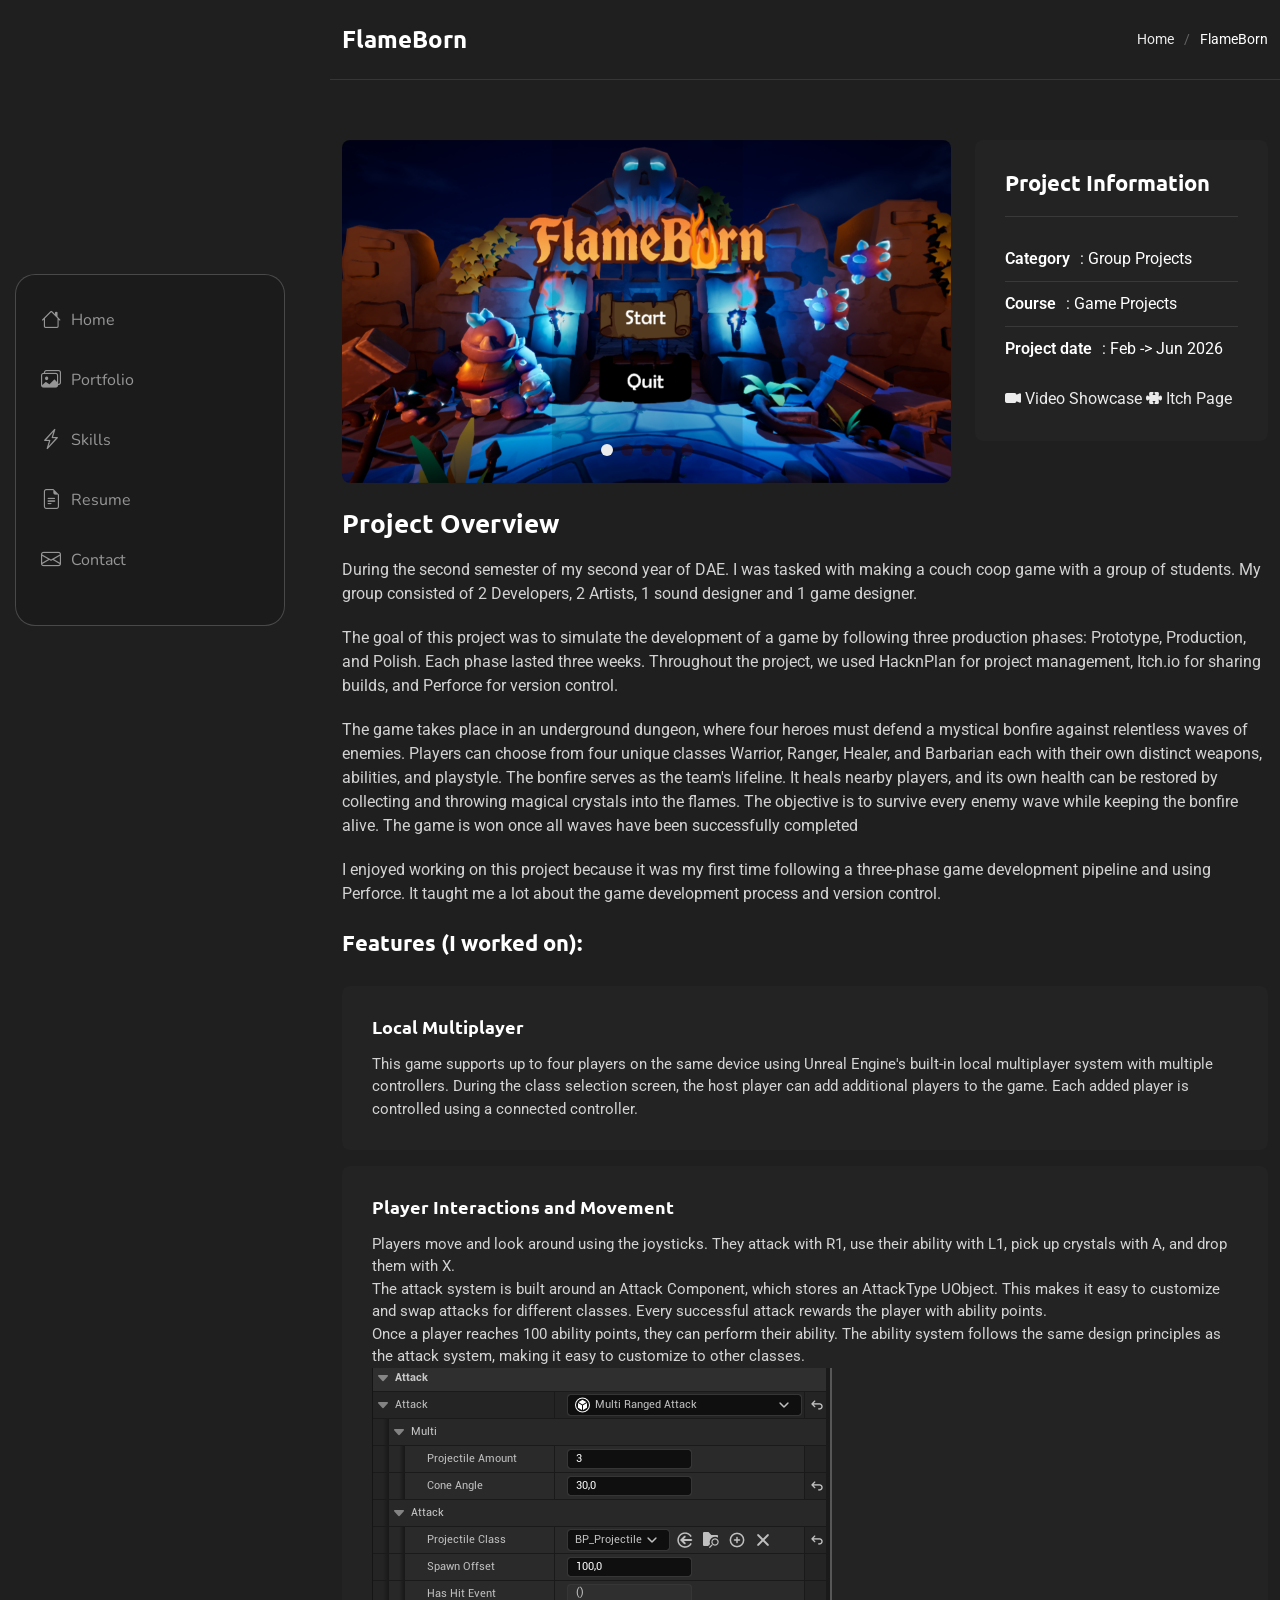
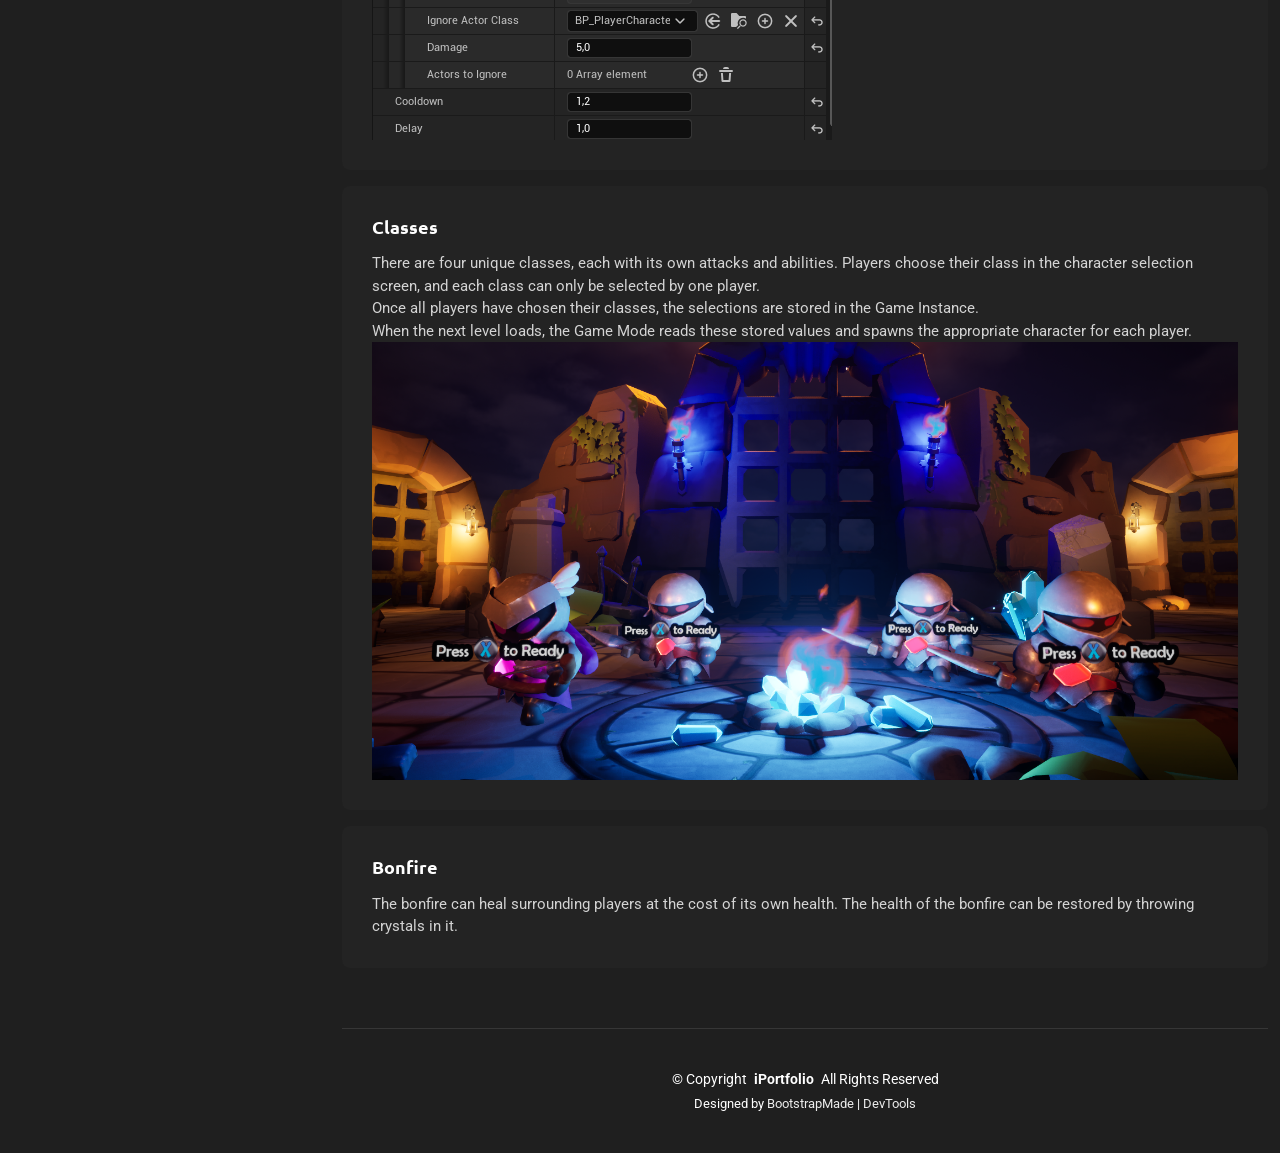
<file: portfolio-details-FB.html>
<!DOCTYPE html>
<html lang="en">

<head>
  <meta charset="utf-8">
  <meta content="width=device-width, initial-scale=1.0" name="viewport">
  <title>Portfolio Details</title>
  <meta name="description" content="">
  <meta name="keywords" content="">

  <!-- Favicons -->
  <link href="assets/img/favicon.png" rel="icon">
  <link href="assets/img/favicon.png" rel="apple-touch-icon">

  <!-- Fonts -->
  <link href="https://fonts.googleapis.com" rel="preconnect">
  <link href="https://fonts.gstatic.com" rel="preconnect" crossorigin>
  <link href="https://fonts.googleapis.com/css2?family=Roboto:ital,wght@0,100;0,300;0,400;0,500;0,700;0,900;1,100;1,300;1,400;1,500;1,700;1,900&family=Ubuntu:ital,wght@0,300;0,400;0,500;0,700;1,300;1,400;1,500;1,700&family=Nunito:ital,wght@0,200;0,300;0,400;0,500;0,600;0,700;0,800;0,900;1,200;1,300;1,400;1,500;1,600;1,700;1,800;1,900&display=swap" rel="stylesheet">

  <!-- Vendor CSS Files -->
  <link href="assets/vendor/bootstrap/css/bootstrap.min.css" rel="stylesheet">
  <link href="assets/vendor/bootstrap-icons/bootstrap-icons.css" rel="stylesheet">
  <link href="assets/vendor/aos/aos.css" rel="stylesheet">
  <link href="assets/vendor/glightbox/css/glightbox.min.css" rel="stylesheet">
  <link href="assets/vendor/swiper/swiper-bundle.min.css" rel="stylesheet">

  <!-- Main CSS File -->
  <link href="assets/css/main.css" rel="stylesheet">

  <!-- =======================================================
  * Template Name: SnapFolio
  * Template URL: https://bootstrapmade.com/snapfolio-bootstrap-portfolio-template/
  * Updated: Jul 21 2025 with Bootstrap v5.3.7
  * Author: BootstrapMade.com
  * License: https://bootstrapmade.com/license/
  ======================================================== -->
</head>

<body class="portfolio-details-page">

  <header id="header" class="header dark-background d-flex flex-column justify-content-center">
    <i class="header-toggle d-xl-none bi bi-list"></i>

    <div class="header-container d-flex flex-column align-items-start">
      <nav id="navmenu" class="navmenu">
        <ul>
          <li><a href="index.html#hero"><i class="bi bi-house navicon"></i>Home</a></li>
          <li><a href="index.html#portfolio"><i class="bi bi-images navicon"></i> Portfolio</a></li>
          <li><a href="index.html#skills"><i class="bi bi-lightning-charge navicon"></i> Skills</a></li>
          <li><a href="index.html#resume"><i class="bi bi-file-earmark-text navicon"></i> Resume</a></li>
          <li><a href="index.html#contact"><i class="bi bi-envelope navicon"></i> Contact</a></li>
        </ul>
      </nav>

     <!-- <div class="social-links text-center">
        <a href="#" class="twitter"><i class="bi bi-twitter-x"></i></a>
        <a href="#" class="facebook"><i class="bi bi-facebook"></i></a>
        <a href="#" class="instagram"><i class="bi bi-instagram"></i></a>
        <a href="#" class="google-plus"><i class="bi bi-skype"></i></a>
        <a href="#" class="linkedin"><i class="bi bi-linkedin"></i></a>
      </div>-->

    </div>

  </header>

  <main class="main">

    <!-- Page Title -->
    <div class="page-title dark-background">
      <div class="container d-lg-flex justify-content-between align-items-center">
        <h1 class="mb-2 mb-lg-0">FlameBorn</h1>
        <nav class="breadcrumbs">
          <ol>
            <li><a href="index.html">Home</a></li>
            <li class="current">FlameBorn</li>
          </ol>
        </nav>
      </div>
    </div><!-- End Page Title -->

    <!-- Portfolio Details Section -->
    <section id="portfolio-details" class="portfolio-details section">

      <div class="container" data-aos="fade-up" data-aos-delay="100">

        <div class="row gy-4">

          <div class="col-lg-8">
            <div class="portfolio-details-slider swiper init-swiper">

              <script type="application/json" class="swiper-config">
                {
                  "loop": true,
                  "speed": 600,
                  "autoplay": {
                    "delay": 5000
                  },
                  "slidesPerView": "auto",
                  "pagination": {
                    "el": ".swiper-pagination",
                    "type": "bullets",
                    "clickable": true
                  }
                }
              </script>

              <div class="swiper-wrapper align-items-center">

                <div class="swiper-slide">
                  <img src="assets/img/portfolio/FB/FB-1.png" alt="Portfolio Image" class="img-fluid" loading="lazy">
                </div>

                <div class="swiper-slide">
                  <img src="assets/img/portfolio/FB/FB-2.png" alt="Portfolio Image" class="img-fluid" loading="lazy">
                </div>

                <div class="swiper-slide">
                  <img src="assets/img/portfolio/FB/FB-3.png" alt="Portfolio Image" class="img-fluid" loading="lazy">
                </div>

                <div class="swiper-slide">
                  <img src="assets/img/portfolio/FB/FB-4.png" alt="Portfolio Image" class="img-fluid" loading="lazy">
                </div>

                <div class="swiper-slide">
                  <img src="assets/img/portfolio/FB/FB-5.png" alt="Portfolio Image" class="img-fluid" loading="lazy">
                </div>

              </div>
              <div class="swiper-pagination"></div>
            </div>
          </div>

          <div class="col-lg-4">
            <div class="portfolio-info" data-aos="fade-left" data-aos-delay="200">
              <h3>Project Information</h3>
              <ul>
                <li><strong>Category</strong>: Group Projects</li>
                <li><strong>Course</strong>: Game Projects</li>
                <li><strong>Project date</strong>: Feb -> Jun 2026</li>
              </ul>
              <div class="portfolio-links">
              <a href="https://www.youtube.com/watch?v=B2tUlVWssBM" target="_blank"><i class="bi bi-camera-video-fill"></i> Video Showcase</a>
              <a href="https://mariedem.itch.io/gp05flameborn" target="_blank"><i class="bi bi-puzzle-fill"></i> Itch Page</a>
            </div>

            </div>


          </div>

          <div class="col-lg-12">
            <div class="portfolio-description" data-aos="fade-up" data-aos-delay="300">
              <h2>Project Overview</h2>
              <p>
                During the second semester of my second year of DAE. I was tasked with making a couch coop game with a group of students.
                My group consisted of 2 Developers, 2 Artists, 1 sound designer and 1 game designer.
              </p>
              <p>
                The goal of this project was to simulate the development of a game by following three production phases: Prototype, Production, and Polish. Each phase lasted three weeks.
                Throughout the project, we used HacknPlan for project management, Itch.io for sharing builds, and Perforce for version control.
              </p>
              <p>
                The game takes place in an underground dungeon, where four heroes must defend a mystical bonfire against relentless waves of enemies.
                Players can choose from four unique classes Warrior, Ranger, Healer, and Barbarian each with their own distinct weapons, abilities, and playstyle.
                The bonfire serves as the team's lifeline. It heals nearby players, and its own health can be restored by collecting and throwing magical crystals into the flames.
                The objective is to survive every enemy wave while keeping the bonfire alive. The game is won once all waves have been successfully completed
              </p>
              <p>
                I enjoyed working on this project because it was my first time following a three-phase game development pipeline and using Perforce. It taught me a lot about the game development process and version control.
              </p>

              <div class="features mt-4">
                <h3>Features (I worked on):</h3>
                <div class="row gy-3">
                  <div class="col-12">
                    <div class="feature-item" data-aos="fade-up" data-aos-delay="400">
                      <h4>Local Multiplayer</h4>
                      <p>This game supports up to four players on the same device using Unreal Engine's built-in local multiplayer system with multiple controllers.
                        During the class selection screen, the host player can add additional players to the game. Each added player is controlled using a connected controller.
                      </p>
                    </div>
                  </div>

                  <div class="col-12">
                    <div class="feature-item" data-aos="fade-up" data-aos-delay="500">
                      <h4>Player Interactions and Movement</h4>
                      <p>Players move and look around using the joysticks. They attack with R1, use their ability with L1, pick up crystals with A, and drop them with X.</p>
                        
                        <p>The attack system is built around an Attack Component, which stores an AttackType UObject. This makes it easy to customize and swap attacks for different classes. 
                        Every successful attack rewards the player with ability points.
                      
                      </p>

                        
                        <p>Once a player reaches 100 ability points, they can perform their ability. 
                        The ability system follows the same design principles as the attack system, making it easy to customize to other classes.
                      
                      </p>
                      <img src="assets/img/portfolio/FB/Feature-1.png" alt="Portfolio Image" class="img-fluid" loading="lazy"/>

                    </div>
                  </div>

                  <div class="col-12">
                    <div class="feature-item" data-aos="fade-up" data-aos-delay="600">
                      <h4>Classes</h4>
                      <p>There are four unique classes, each with its own attacks and abilities. Players choose their class in the character selection screen, and each class can only be selected by one player.</p>
                      <p>Once all players have chosen their classes, the selections are stored in the Game Instance.</p>
                      <p>When the next level loads, the Game Mode reads these stored values and spawns the appropriate character for each player.</p>
                      <img src="assets/img/portfolio/FB/Feature-2.png" alt="Portfolio Image" class="img-fluid" loading="lazy"/>
                    </div>
                  </div>

                  <div class="col-12">
                    <div class="feature-item" data-aos="fade-up" data-aos-delay="600">
                      <h4>Bonfire</h4>
                      <p>The bonfire can heal surrounding players at the cost of its own health.
                        The health of the bonfire can be restored by throwing crystals in it.
                      </p>
                    </div>
                  </div>
                  
                </div>
              </div>
            </div>
          </div>

        </div>

      </div>

    </section><!-- /Portfolio Details Section -->

  </main>

  <footer id="footer" class="footer position-relative">

    <div class="container">
      <div class="copyright text-center ">
        <p>© <span>Copyright</span> <strong class="px-1 sitename">iPortfolio</strong> <span>All Rights Reserved</span></p>
      </div>
      <div class="credits">
        <!-- All the links in the footer should remain intact. -->
        <!-- You can delete the links only if you've purchased the pro version. -->
        <!-- Licensing information: https://bootstrapmade.com/license/ -->
        <!-- Purchase the pro version with working PHP/AJAX contact form: [buy-url] -->
        Designed by <a href="https://bootstrapmade.com/">BootstrapMade</a> | <a href="https://bootstrapmade.com/tools/">DevTools</a>
      </div>
    </div>

  </footer>

  <!-- Scroll Top -->
  <a href="#" id="scroll-top" class="scroll-top d-flex align-items-center justify-content-center"><i class="bi bi-arrow-up-short"></i></a>

  <!-- Preloader -->
  <div id="preloader"></div>

  <!-- Vendor JS Files -->
  <script src="assets/vendor/bootstrap/js/bootstrap.bundle.min.js"></script>
  <script src="assets/vendor/php-email-form/validate.js"></script>
  <script src="assets/vendor/aos/aos.js"></script>
  <script src="assets/vendor/typed.js/typed.umd.js"></script>
  <script src="assets/vendor/purecounter/purecounter_vanilla.js"></script>
  <script src="assets/vendor/waypoints/noframework.waypoints.js"></script>
  <script src="assets/vendor/isotope-layout/isotope.pkgd.min.js"></script>
  <script src="assets/vendor/imagesloaded/imagesloaded.pkgd.min.js"></script>
  <script src="assets/vendor/glightbox/js/glightbox.min.js"></script>
  <script src="assets/vendor/swiper/swiper-bundle.min.js"></script>

  <!-- Main JS File -->
  <script src="assets/js/main.js"></script>

</body>

</html>
</file>
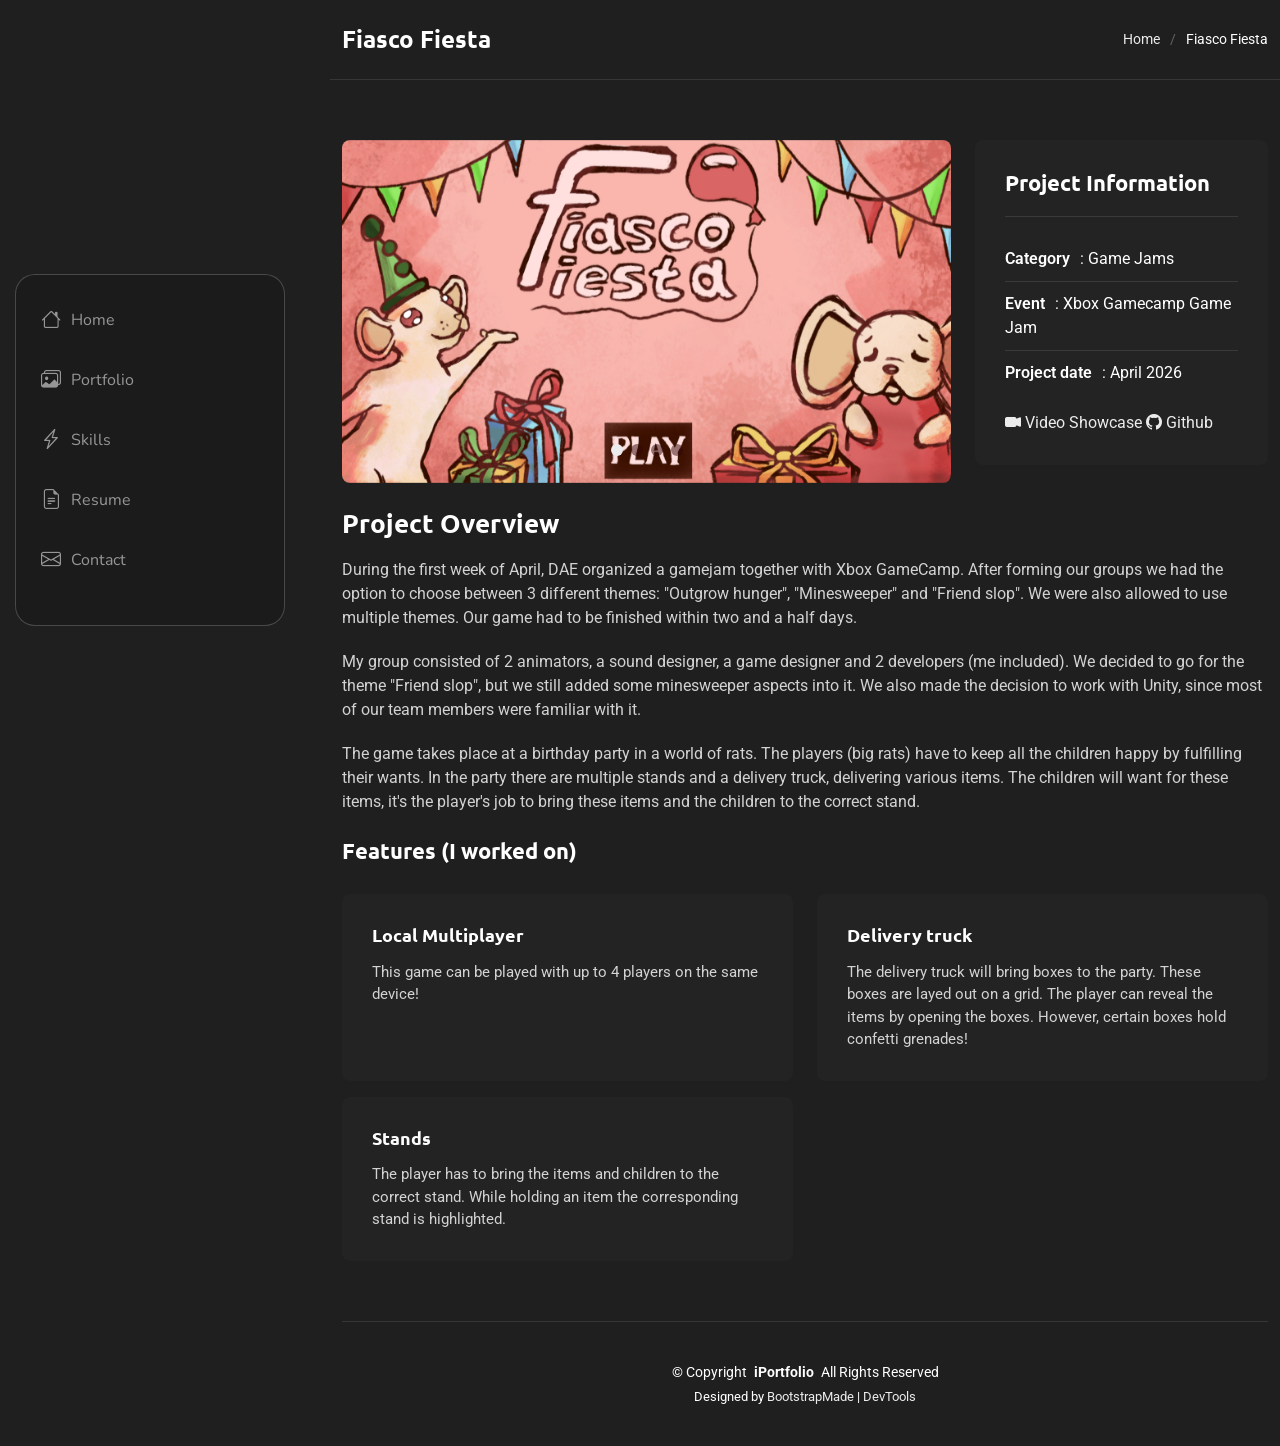
<file: portfolio-details-FF.html>
<!DOCTYPE html>
<html lang="en">

<head>
  <meta charset="utf-8">
  <meta content="width=device-width, initial-scale=1.0" name="viewport">
<title>Portfolio Details</title>
  <meta name="description" content="">
  <meta name="keywords" content="">

  <!-- Favicons -->
  <link href="assets/img/favicon.png" rel="icon">
  <link href="assets/img/favicon.png" rel="apple-touch-icon">

  <!-- Fonts -->
  <link href="https://fonts.googleapis.com" rel="preconnect">
  <link href="https://fonts.gstatic.com" rel="preconnect" crossorigin>
  <link href="https://fonts.googleapis.com/css2?family=Roboto:ital,wght@0,100;0,300;0,400;0,500;0,700;0,900;1,100;1,300;1,400;1,500;1,700;1,900&family=Ubuntu:ital,wght@0,300;0,400;0,500;0,700;1,300;1,400;1,500;1,700&family=Nunito:ital,wght@0,200;0,300;0,400;0,500;0,600;0,700;0,800;0,900;1,200;1,300;1,400;1,500;1,600;1,700;1,800;1,900&display=swap" rel="stylesheet">

  <!-- Vendor CSS Files -->
  <link href="assets/vendor/bootstrap/css/bootstrap.min.css" rel="stylesheet">
  <link href="assets/vendor/bootstrap-icons/bootstrap-icons.css" rel="stylesheet">
  <link href="assets/vendor/aos/aos.css" rel="stylesheet">
  <link href="assets/vendor/glightbox/css/glightbox.min.css" rel="stylesheet">
  <link href="assets/vendor/swiper/swiper-bundle.min.css" rel="stylesheet">

  <!-- Main CSS File -->
  <link href="assets/css/main.css" rel="stylesheet">

  <!-- =======================================================
  * Template Name: SnapFolio
  * Template URL: https://bootstrapmade.com/snapfolio-bootstrap-portfolio-template/
  * Updated: Jul 21 2025 with Bootstrap v5.3.7
  * Author: BootstrapMade.com
  * License: https://bootstrapmade.com/license/
  ======================================================== -->
</head>

<body class="portfolio-details-page">

  <header id="header" class="header dark-background d-flex flex-column justify-content-center">
    <i class="header-toggle d-xl-none bi bi-list"></i>

    <div class="header-container d-flex flex-column align-items-start">
      <nav id="navmenu" class="navmenu">
        <ul>
          <li><a href="index.html#hero"><i class="bi bi-house navicon"></i>Home</a></li>
          <li><a href="index.html#portfolio"><i class="bi bi-images navicon"></i> Portfolio</a></li>
          <li><a href="index.html#skills"><i class="bi bi-lightning-charge navicon"></i> Skills</a></li>
          <li><a href="index.html#resume"><i class="bi bi-file-earmark-text navicon"></i> Resume</a></li>
          <li><a href="index.html#contact"><i class="bi bi-envelope navicon"></i> Contact</a></li>
        </ul>
      </nav>

     <!-- <div class="social-links text-center">
        <a href="#" class="twitter"><i class="bi bi-twitter-x"></i></a>
        <a href="#" class="facebook"><i class="bi bi-facebook"></i></a>
        <a href="#" class="instagram"><i class="bi bi-instagram"></i></a>
        <a href="#" class="google-plus"><i class="bi bi-skype"></i></a>
        <a href="#" class="linkedin"><i class="bi bi-linkedin"></i></a>
      </div>-->

    </div>

  </header>

  <main class="main">

    <!-- Page Title -->
    <div class="page-title dark-background">
      <div class="container d-lg-flex justify-content-between align-items-center">
        <h1 class="mb-2 mb-lg-0">Fiasco Fiesta</h1>
        <nav class="breadcrumbs">
          <ol>
            <li><a href="index.html">Home</a></li>
            <li class="current">Fiasco Fiesta</li>
          </ol>
        </nav>
      </div>
    </div><!-- End Page Title -->

    <!-- Portfolio Details Section -->
    <section id="portfolio-details" class="portfolio-details section">

      <div class="container" data-aos="fade-up" data-aos-delay="100">

        <div class="row gy-4">

          <div class="col-lg-8">
            <div class="portfolio-details-slider swiper init-swiper">

              <script type="application/json" class="swiper-config">
                {
                  "loop": true,
                  "speed": 600,
                  "autoplay": {
                    "delay": 5000
                  },
                  "slidesPerView": "auto",
                  "pagination": {
                    "el": ".swiper-pagination",
                    "type": "bullets",
                    "clickable": true
                  }
                }
              </script>

              <div class="swiper-wrapper align-items-center">

                <div class="swiper-slide">
                  <img src="assets/img/portfolio/FF/FF-1.png" alt="Portfolio Image" class="img-fluid" loading="lazy">
                </div>

                <div class="swiper-slide">
                  <img src="assets/img/portfolio/FF/FF-2.png" alt="Portfolio Image" class="img-fluid" loading="lazy">
                </div>

                <div class="swiper-slide">
                  <img src="assets/img/portfolio/FF/FF-3.png" alt="Portfolio Image" class="img-fluid" loading="lazy">
                </div>

                <div class="swiper-slide">
                  <img src="assets/img/portfolio/FF/FF-4.png" alt="Portfolio Image" class="img-fluid" loading="lazy">
                </div>

              </div>
              <div class="swiper-pagination"></div>
            </div>
          </div>

          <div class="col-lg-4">
            <div class="portfolio-info" data-aos="fade-left" data-aos-delay="200">
              <h3>Project Information</h3>
              <ul>
                <li><strong>Category</strong>: Game Jams</li>
                <li><strong>Event</strong>: Xbox Gamecamp Game Jam</li>
                <li><strong>Project date</strong>: April 2026</li>
              </ul>
              <div class="portfolio-links">
              <a href="https://www.youtube.com/watch?v=UpF5WcxDKEs" target="_blank"><i class="bi bi-camera-video-fill"></i> Video Showcase</a>
              <a href="https://github.com/DeckxAlexander/FiascoFiesta" target="_blank"><i class="bi bi-github"></i> Github</a>
            </div>
            </div>


          </div>

          <div class="col-lg-12">
            <div class="portfolio-description" data-aos="fade-up" data-aos-delay="300">
              <h2>Project Overview</h2>
              <p>
                During the first week of April, DAE organized a gamejam together with Xbox GameCamp. 
                After forming our groups we had the option to choose between 3 different themes: "Outgrow hunger", "Minesweeper" and "Friend slop". 
                We were also allowed to use multiple themes. Our game had to be finished within two and a half days.
              </p>
              <p>
                My group consisted of 2 animators, a sound designer, a game designer and 2 developers (me included). 
                We decided to go for the theme "Friend slop", but we still added some minesweeper aspects into it. 
                We also made the decision to work with Unity, since most of our team members were familiar with it.
              </p>
              <p>
                The game takes place at a birthday party in a world of rats. 
                The players (big rats) have to keep all the children happy by fulfilling their wants. 
                In the party there are multiple stands and a delivery truck, delivering various items. 
                The children will want for these items, it's the player's job to bring these items and the children to the correct stand.
              </p>

              <div class="features mt-4">
                <h3>Features (I worked on)</h3>
                <div class="row gy-3">
                  <div class="col-md-6">
                    <div class="feature-item" data-aos="fade-up" data-aos-delay="400">
                      <h4>Local Multiplayer</h4>
                      <p>This game can be played with up to 4 players on the same device!</p>
                    </div>
                  </div>

                  <div class="col-md-6">
                    <div class="feature-item" data-aos="fade-up" data-aos-delay="500">
                      <h4>Delivery truck</h4>
                      <p>The delivery truck will bring boxes to the party. These boxes are layed out on a grid. 
                        The player can reveal the items by opening the boxes. However, certain boxes hold confetti grenades!</p>
                    </div>
                  </div>

                  <div class="col-md-6">
                    <div class="feature-item" data-aos="fade-up" data-aos-delay="600">
                      <h4>Stands</h4>
                      <p>The player has to bring the items and children to the correct stand. While holding an item the corresponding stand is highlighted.</p>
                    </div>
                  </div>
                  
                </div>
              </div>
            </div>
          </div>

        </div>

      </div>

    </section><!-- /Portfolio Details Section -->

  </main>

  <footer id="footer" class="footer position-relative">

    <div class="container">
      <div class="copyright text-center ">
        <p>© <span>Copyright</span> <strong class="px-1 sitename">iPortfolio</strong> <span>All Rights Reserved</span></p>
      </div>
      <div class="credits">
        <!-- All the links in the footer should remain intact. -->
        <!-- You can delete the links only if you've purchased the pro version. -->
        <!-- Licensing information: https://bootstrapmade.com/license/ -->
        <!-- Purchase the pro version with working PHP/AJAX contact form: [buy-url] -->
        Designed by <a href="https://bootstrapmade.com/">BootstrapMade</a> | <a href="https://bootstrapmade.com/tools/">DevTools</a>
      </div>
    </div>

  </footer>

  <!-- Scroll Top -->
  <a href="#" id="scroll-top" class="scroll-top d-flex align-items-center justify-content-center"><i class="bi bi-arrow-up-short"></i></a>

  <!-- Preloader -->
  <div id="preloader"></div>

  <!-- Vendor JS Files -->
  <script src="assets/vendor/bootstrap/js/bootstrap.bundle.min.js"></script>
  <script src="assets/vendor/php-email-form/validate.js"></script>
  <script src="assets/vendor/aos/aos.js"></script>
  <script src="assets/vendor/typed.js/typed.umd.js"></script>
  <script src="assets/vendor/purecounter/purecounter_vanilla.js"></script>
  <script src="assets/vendor/waypoints/noframework.waypoints.js"></script>
  <script src="assets/vendor/isotope-layout/isotope.pkgd.min.js"></script>
  <script src="assets/vendor/imagesloaded/imagesloaded.pkgd.min.js"></script>
  <script src="assets/vendor/glightbox/js/glightbox.min.js"></script>
  <script src="assets/vendor/swiper/swiper-bundle.min.js"></script>

  <!-- Main JS File -->
  <script src="assets/js/main.js"></script>

</body>

</html>
</file>
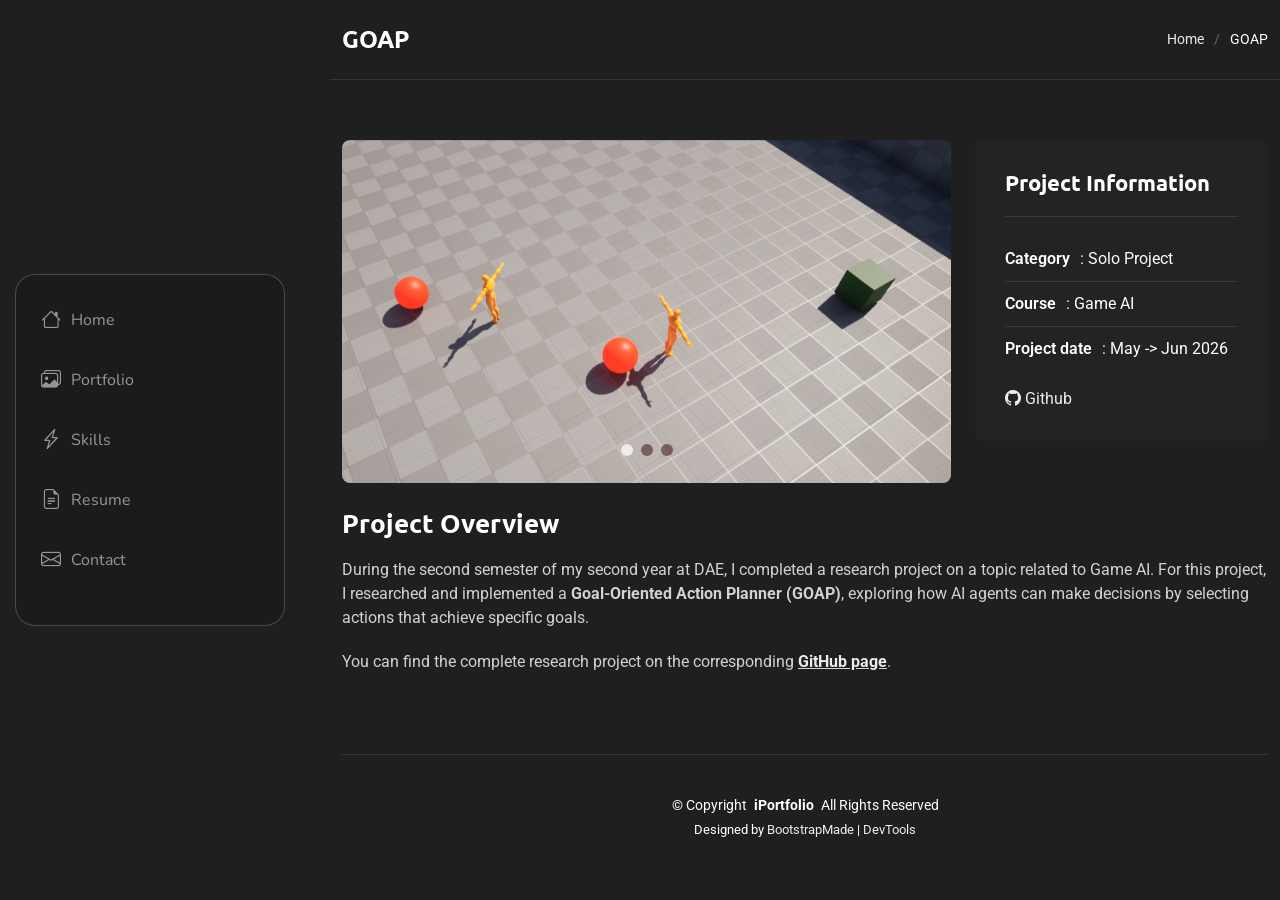
<file: portfolio-details-GOAP.html>
<!DOCTYPE html>
<html lang="en">

<head>
  <meta charset="utf-8">
  <meta content="width=device-width, initial-scale=1.0" name="viewport">
  <title>Portfolio Details</title>
  <meta name="description" content="">
  <meta name="keywords" content="">

  <!-- Favicons -->
  <link href="assets/img/favicon.png" rel="icon">
  <link href="assets/img/favicon.png" rel="apple-touch-icon">

  <!-- Fonts -->
  <link href="https://fonts.googleapis.com" rel="preconnect">
  <link href="https://fonts.gstatic.com" rel="preconnect" crossorigin>
  <link href="https://fonts.googleapis.com/css2?family=Roboto:ital,wght@0,100;0,300;0,400;0,500;0,700;0,900;1,100;1,300;1,400;1,500;1,700;1,900&family=Ubuntu:ital,wght@0,300;0,400;0,500;0,700;1,300;1,400;1,500;1,700&family=Nunito:ital,wght@0,200;0,300;0,400;0,500;0,600;0,700;0,800;0,900;1,200;1,300;1,400;1,500;1,600;1,700;1,800;1,900&display=swap" rel="stylesheet">

  <!-- Vendor CSS Files -->
  <link href="assets/vendor/bootstrap/css/bootstrap.min.css" rel="stylesheet">
  <link href="assets/vendor/bootstrap-icons/bootstrap-icons.css" rel="stylesheet">
  <link href="assets/vendor/aos/aos.css" rel="stylesheet">
  <link href="assets/vendor/glightbox/css/glightbox.min.css" rel="stylesheet">
  <link href="assets/vendor/swiper/swiper-bundle.min.css" rel="stylesheet">

  <!-- Main CSS File -->
  <link href="assets/css/main.css" rel="stylesheet">

  <!-- =======================================================
  * Template Name: SnapFolio
  * Template URL: https://bootstrapmade.com/snapfolio-bootstrap-portfolio-template/
  * Updated: Jul 21 2025 with Bootstrap v5.3.7
  * Author: BootstrapMade.com
  * License: https://bootstrapmade.com/license/
  ======================================================== -->
</head>

<body class="portfolio-details-page">

  <header id="header" class="header dark-background d-flex flex-column justify-content-center">
    <i class="header-toggle d-xl-none bi bi-list"></i>

    <div class="header-container d-flex flex-column align-items-start">
      <nav id="navmenu" class="navmenu">
        <ul>
          <li><a href="index.html#hero"><i class="bi bi-house navicon"></i>Home</a></li>
          <li><a href="index.html#portfolio"><i class="bi bi-images navicon"></i> Portfolio</a></li>
          <li><a href="index.html#skills"><i class="bi bi-lightning-charge navicon"></i> Skills</a></li>
          <li><a href="index.html#resume"><i class="bi bi-file-earmark-text navicon"></i> Resume</a></li>
          <li><a href="index.html#contact"><i class="bi bi-envelope navicon"></i> Contact</a></li>
        </ul>
      </nav>

     <!-- <div class="social-links text-center">
        <a href="#" class="twitter"><i class="bi bi-twitter-x"></i></a>
        <a href="#" class="facebook"><i class="bi bi-facebook"></i></a>
        <a href="#" class="instagram"><i class="bi bi-instagram"></i></a>
        <a href="#" class="google-plus"><i class="bi bi-skype"></i></a>
        <a href="#" class="linkedin"><i class="bi bi-linkedin"></i></a>
      </div>-->

    </div>

  </header>

  <main class="main">

    <!-- Page Title -->
    <div class="page-title dark-background">
      <div class="container d-lg-flex justify-content-between align-items-center">
        <h1 class="mb-2 mb-lg-0">GOAP</h1>
        <nav class="breadcrumbs">
          <ol>
            <li><a href="index.html">Home</a></li>
            <li class="current">GOAP</li>
          </ol>
        </nav>
      </div>
    </div><!-- End Page Title -->

    <!-- Portfolio Details Section -->
    <section id="portfolio-details" class="portfolio-details section">

      <div class="container" data-aos="fade-up" data-aos-delay="100">

        <div class="row gy-4">

          <div class="col-lg-8">
            <div class="portfolio-details-slider swiper init-swiper">

              <script type="application/json" class="swiper-config">
                {
                  "loop": true,
                  "speed": 600,
                  "autoplay": {
                    "delay": 5000
                  },
                  "slidesPerView": "auto",
                  "pagination": {
                    "el": ".swiper-pagination",
                    "type": "bullets",
                    "clickable": true
                  }
                }
              </script>

              <div class="swiper-wrapper align-items-center">

                <div class="swiper-slide">
                  <img src="assets/img/portfolio/GOAP/GOAP-1.png" alt="Portfolio Image" class="img-fluid" loading="lazy">
                </div>

                <div class="swiper-slide">
                  <img src="assets/img/portfolio/GOAP/GOAP-2.png" alt="Portfolio Image" class="img-fluid" loading="lazy">
                </div>

                <div class="swiper-slide">
                  <img src="assets/img/portfolio/GOAP/GOAP-3.png" alt="Portfolio Image" class="img-fluid" loading="lazy">
                </div>
              </div>
              <div class="swiper-pagination"></div>
            </div>
          </div>

          <div class="col-lg-4">
            <div class="portfolio-info" data-aos="fade-left" data-aos-delay="200">
              <h3>Project Information</h3>
              <ul>
                <li><strong>Category</strong>: Solo Project</li>
                <li><strong>Course</strong>: Game AI</li>
                <li><strong>Project date</strong>: May -> Jun 2026</li>
              </ul>
              <div class="portfolio-links">
              <a href="https://github.com/DeckxAlexander/GOAP-Research" target="_blank"><i class="bi bi-github"></i> Github</a> 
            </div>

            </div>


          </div>

          <div class="col-lg-12">
            <div class="portfolio-description" data-aos="fade-up" data-aos-delay="300">
              <h2>Project Overview</h2>
              <p> During the second semester of my second year at DAE, I completed a research project on a topic related to Game AI. For this project, I researched and implemented a <strong>Goal-Oriented Action Planner (GOAP)</strong>, exploring how AI agents can make decisions by selecting actions that achieve specific goals. </p>
              <p> You can find the complete research project on the corresponding <strong><u><a href="https://github.com/DeckxAlexander/GOAP-Research" target="_blank">GitHub page</a></u></strong>. </p>

            </div>
          </div>

        </div>

      </div>

    </section><!-- /Portfolio Details Section -->

  </main>

  <footer id="footer" class="footer position-relative">

    <div class="container">
      <div class="copyright text-center ">
        <p>© <span>Copyright</span> <strong class="px-1 sitename">iPortfolio</strong> <span>All Rights Reserved</span></p>
      </div>
      <div class="credits">
        <!-- All the links in the footer should remain intact. -->
        <!-- You can delete the links only if you've purchased the pro version. -->
        <!-- Licensing information: https://bootstrapmade.com/license/ -->
        <!-- Purchase the pro version with working PHP/AJAX contact form: [buy-url] -->
        Designed by <a href="https://bootstrapmade.com/">BootstrapMade</a> | <a href="https://bootstrapmade.com/tools/">DevTools</a>
      </div>
    </div>

  </footer>

  <!-- Scroll Top -->
  <a href="#" id="scroll-top" class="scroll-top d-flex align-items-center justify-content-center"><i class="bi bi-arrow-up-short"></i></a>

  <!-- Preloader -->
  <div id="preloader"></div>

  <!-- Vendor JS Files -->
  <script src="assets/vendor/bootstrap/js/bootstrap.bundle.min.js"></script>
  <script src="assets/vendor/php-email-form/validate.js"></script>
  <script src="assets/vendor/aos/aos.js"></script>
  <script src="assets/vendor/typed.js/typed.umd.js"></script>
  <script src="assets/vendor/purecounter/purecounter_vanilla.js"></script>
  <script src="assets/vendor/waypoints/noframework.waypoints.js"></script>
  <script src="assets/vendor/isotope-layout/isotope.pkgd.min.js"></script>
  <script src="assets/vendor/imagesloaded/imagesloaded.pkgd.min.js"></script>
  <script src="assets/vendor/glightbox/js/glightbox.min.js"></script>
  <script src="assets/vendor/swiper/swiper-bundle.min.js"></script>

  <!-- Main JS File -->
  <script src="assets/js/main.js"></script>

</body>

</html>
</file>
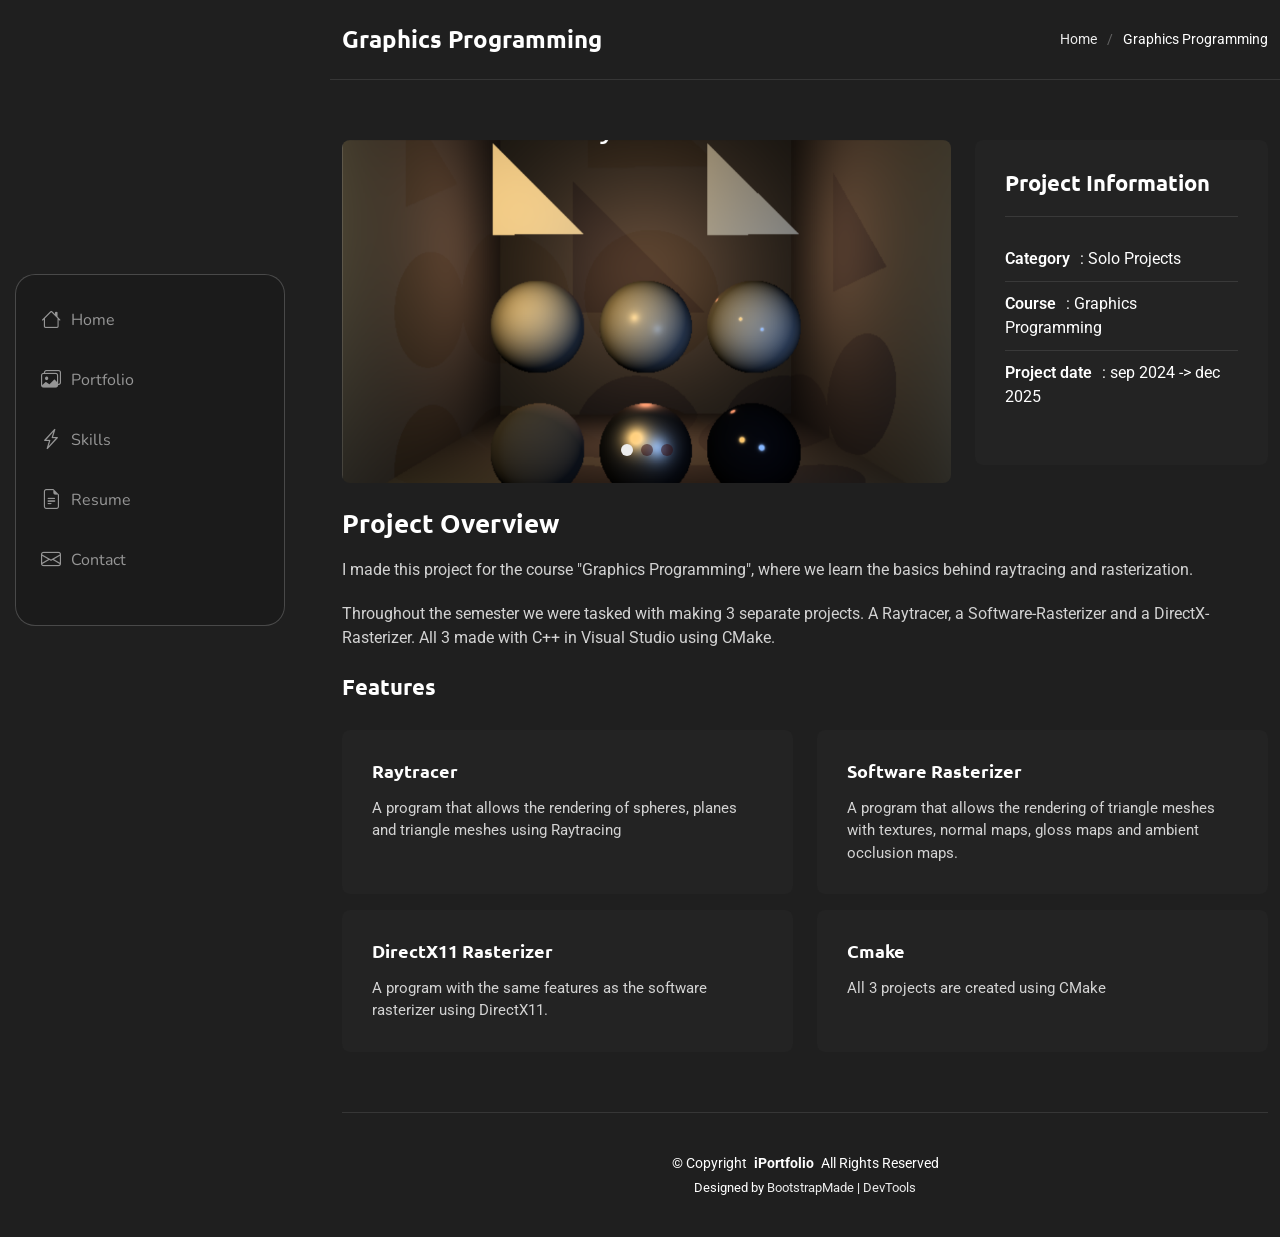
<file: portfolio-details-GP.html>
<!DOCTYPE html>
<html lang="en">

<head>
  <meta charset="utf-8">
  <meta content="width=device-width, initial-scale=1.0" name="viewport">
  <title>Portfolio Details</title>
  <meta name="description" content="">
  <meta name="keywords" content="">

  <!-- Favicons -->
  <link href="assets/img/favicon.png" rel="icon">
  <link href="assets/img/favicon.png" rel="apple-touch-icon">

  <!-- Fonts -->
  <link href="https://fonts.googleapis.com" rel="preconnect">
  <link href="https://fonts.gstatic.com" rel="preconnect" crossorigin>
  <link href="https://fonts.googleapis.com/css2?family=Roboto:ital,wght@0,100;0,300;0,400;0,500;0,700;0,900;1,100;1,300;1,400;1,500;1,700;1,900&family=Ubuntu:ital,wght@0,300;0,400;0,500;0,700;1,300;1,400;1,500;1,700&family=Nunito:ital,wght@0,200;0,300;0,400;0,500;0,600;0,700;0,800;0,900;1,200;1,300;1,400;1,500;1,600;1,700;1,800;1,900&display=swap" rel="stylesheet">

  <!-- Vendor CSS Files -->
  <link href="assets/vendor/bootstrap/css/bootstrap.min.css" rel="stylesheet">
  <link href="assets/vendor/bootstrap-icons/bootstrap-icons.css" rel="stylesheet">
  <link href="assets/vendor/aos/aos.css" rel="stylesheet">
  <link href="assets/vendor/glightbox/css/glightbox.min.css" rel="stylesheet">
  <link href="assets/vendor/swiper/swiper-bundle.min.css" rel="stylesheet">

  <!-- Main CSS File -->
  <link href="assets/css/main.css" rel="stylesheet">

  <!-- =======================================================
  * Template Name: SnapFolio
  * Template URL: https://bootstrapmade.com/snapfolio-bootstrap-portfolio-template/
  * Updated: Jul 21 2025 with Bootstrap v5.3.7
  * Author: BootstrapMade.com
  * License: https://bootstrapmade.com/license/
  ======================================================== -->
</head>

<body class="portfolio-details-page">

  <header id="header" class="header dark-background d-flex flex-column justify-content-center">
    <i class="header-toggle d-xl-none bi bi-list"></i>

    <div class="header-container d-flex flex-column align-items-start">
      <nav id="navmenu" class="navmenu">
        <ul>
          <li><a href="index.html#hero"><i class="bi bi-house navicon"></i>Home</a></li>
          <li><a href="index.html#portfolio"><i class="bi bi-images navicon"></i> Portfolio</a></li>
          <li><a href="index.html#skills"><i class="bi bi-lightning-charge navicon"></i> Skills</a></li>
          <li><a href="index.html#resume"><i class="bi bi-file-earmark-text navicon"></i> Resume</a></li>
          <li><a href="index.html#contact"><i class="bi bi-envelope navicon"></i> Contact</a></li>
        </ul>
      </nav>

     <!-- <div class="social-links text-center">
        <a href="#" class="twitter"><i class="bi bi-twitter-x"></i></a>
        <a href="#" class="facebook"><i class="bi bi-facebook"></i></a>
        <a href="#" class="instagram"><i class="bi bi-instagram"></i></a>
        <a href="#" class="google-plus"><i class="bi bi-skype"></i></a>
        <a href="#" class="linkedin"><i class="bi bi-linkedin"></i></a>
      </div>-->

    </div>

  </header>

  <main class="main">

    <!-- Page Title -->
    <div class="page-title dark-background">
      <div class="container d-lg-flex justify-content-between align-items-center">
        <h1 class="mb-2 mb-lg-0">Graphics Programming</h1>
        <nav class="breadcrumbs">
          <ol>
            <li><a href="index.html">Home</a></li>
            <li class="current">Graphics Programming</li>
          </ol>
        </nav>
      </div>
    </div><!-- End Page Title -->

    <!-- Portfolio Details Section -->
    <section id="portfolio-details" class="portfolio-details section">

      <div class="container" data-aos="fade-up" data-aos-delay="100">

        <div class="row gy-4">

          <div class="col-lg-8">
            <div class="portfolio-details-slider swiper init-swiper">

              <script type="application/json" class="swiper-config">
                {
                  "loop": true,
                  "speed": 600,
                  "autoplay": {
                    "delay": 5000
                  },
                  "slidesPerView": "auto",
                  "pagination": {
                    "el": ".swiper-pagination",
                    "type": "bullets",
                    "clickable": true
                  }
                }
              </script>

              <div class="swiper-wrapper align-items-center">

                <div class="swiper-slide">
                  <img src="assets/img/portfolio/GP/Raytracer.png" alt="Portfolio Image" class="img-fluid" loading="lazy">
                </div>

                <div class="swiper-slide">
                  <img src="assets/img/portfolio/GP/DualRasterizer_Software.png" alt="Portfolio Image" class="img-fluid" loading="lazy">
                </div>

                <div class="swiper-slide">
                  <img src="assets/img/portfolio/GP/DualRasterizer_DirectX.png" alt="Portfolio Image" class="img-fluid" loading="lazy">
                </div>

              </div>
              <div class="swiper-pagination"></div>
            </div>
          </div>

          <div class="col-lg-4">
            <div class="portfolio-info" data-aos="fade-left" data-aos-delay="200">
              <h3>Project Information</h3>
              <ul>
                <li><strong>Category</strong>: Solo Projects</li>
                <li><strong>Course</strong>: Graphics Programming</li>
                <li><strong>Project date</strong>: sep 2024 -> dec 2025</li>
              </ul>
            </div>
          </div>

          <div class="col-lg-12">
            <div class="portfolio-description" data-aos="fade-up" data-aos-delay="300">
              <h2>Project Overview</h2>
              <p>
                I made this project for the course "Graphics Programming", where we learn the basics behind raytracing and rasterization.
              </p>
              <p>
                Throughout the semester we were tasked with making 3 separate projects. A Raytracer, a Software-Rasterizer and a DirectX-Rasterizer. 
                All 3 made with C++ in Visual Studio using CMake.
              </p>

              <div class="features mt-4">
                <h3>Features</h3>
                <div class="row gy-3">
                  <div class="col-md-6">
                    <div class="feature-item" data-aos="fade-up" data-aos-delay="400">
                      <h4>Raytracer</h4>
                      <p>A program that allows the rendering of spheres, planes and triangle meshes using Raytracing</p>
                    </div>
                  </div>

                  <div class="col-md-6">
                    <div class="feature-item" data-aos="fade-up" data-aos-delay="500">
                      <h4>Software Rasterizer</h4>
                      <p>A program that allows the rendering of triangle meshes with textures, normal maps, gloss maps and ambient occlusion maps.</p>
                    </div>
                  </div>

                  <div class="col-md-6">
                    <div class="feature-item" data-aos="fade-up" data-aos-delay="600">
                      <h4>DirectX11 Rasterizer</h4>
                      <p>A program with the same features as the software rasterizer using DirectX11.</p>
                    </div>
                  </div>

                  <div class="col-md-6">
                    <div class="feature-item" data-aos="fade-up" data-aos-delay="700">
                      <h4>Cmake</h4>
                      <p>All 3 projects are created using CMake</p>
                    </div>
                  </div>
                </div>
              </div>
            </div>
          </div>

        </div>

      </div>

    </section><!-- /Portfolio Details Section -->

  </main>

  <footer id="footer" class="footer position-relative">

    <div class="container">
      <div class="copyright text-center ">
        <p>© <span>Copyright</span> <strong class="px-1 sitename">iPortfolio</strong> <span>All Rights Reserved</span></p>
      </div>
      <div class="credits">
        <!-- All the links in the footer should remain intact. -->
        <!-- You can delete the links only if you've purchased the pro version. -->
        <!-- Licensing information: https://bootstrapmade.com/license/ -->
        <!-- Purchase the pro version with working PHP/AJAX contact form: [buy-url] -->
        Designed by <a href="https://bootstrapmade.com/">BootstrapMade</a> | <a href="https://bootstrapmade.com/tools/">DevTools</a>
      </div>
    </div>

  </footer>

  <!-- Scroll Top -->
  <a href="#" id="scroll-top" class="scroll-top d-flex align-items-center justify-content-center"><i class="bi bi-arrow-up-short"></i></a>

  <!-- Preloader -->
  <div id="preloader"></div>

  <!-- Vendor JS Files -->
  <script src="assets/vendor/bootstrap/js/bootstrap.bundle.min.js"></script>
  <script src="assets/vendor/php-email-form/validate.js"></script>
  <script src="assets/vendor/aos/aos.js"></script>
  <script src="assets/vendor/typed.js/typed.umd.js"></script>
  <script src="assets/vendor/purecounter/purecounter_vanilla.js"></script>
  <script src="assets/vendor/waypoints/noframework.waypoints.js"></script>
  <script src="assets/vendor/isotope-layout/isotope.pkgd.min.js"></script>
  <script src="assets/vendor/imagesloaded/imagesloaded.pkgd.min.js"></script>
  <script src="assets/vendor/glightbox/js/glightbox.min.js"></script>
  <script src="assets/vendor/swiper/swiper-bundle.min.js"></script>

  <!-- Main JS File -->
  <script src="assets/js/main.js"></script>

</body>

</html>
</file>
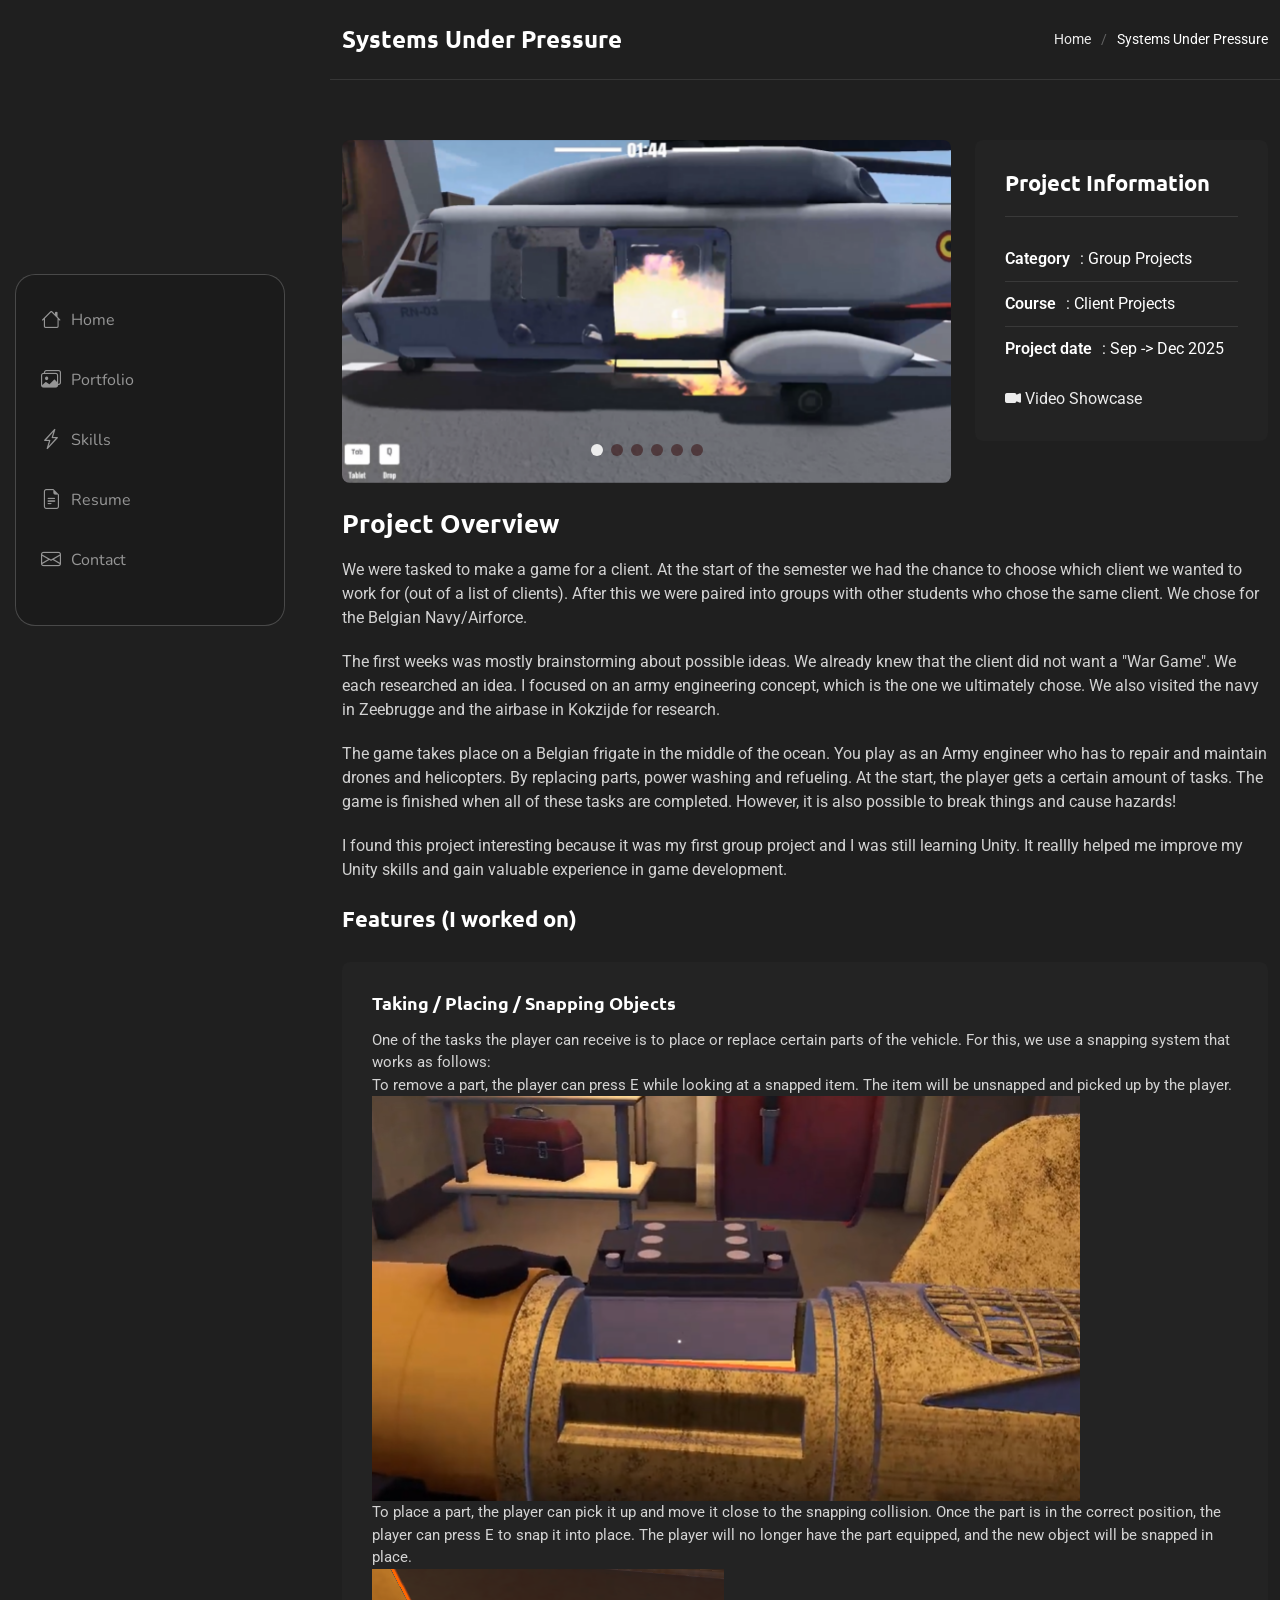
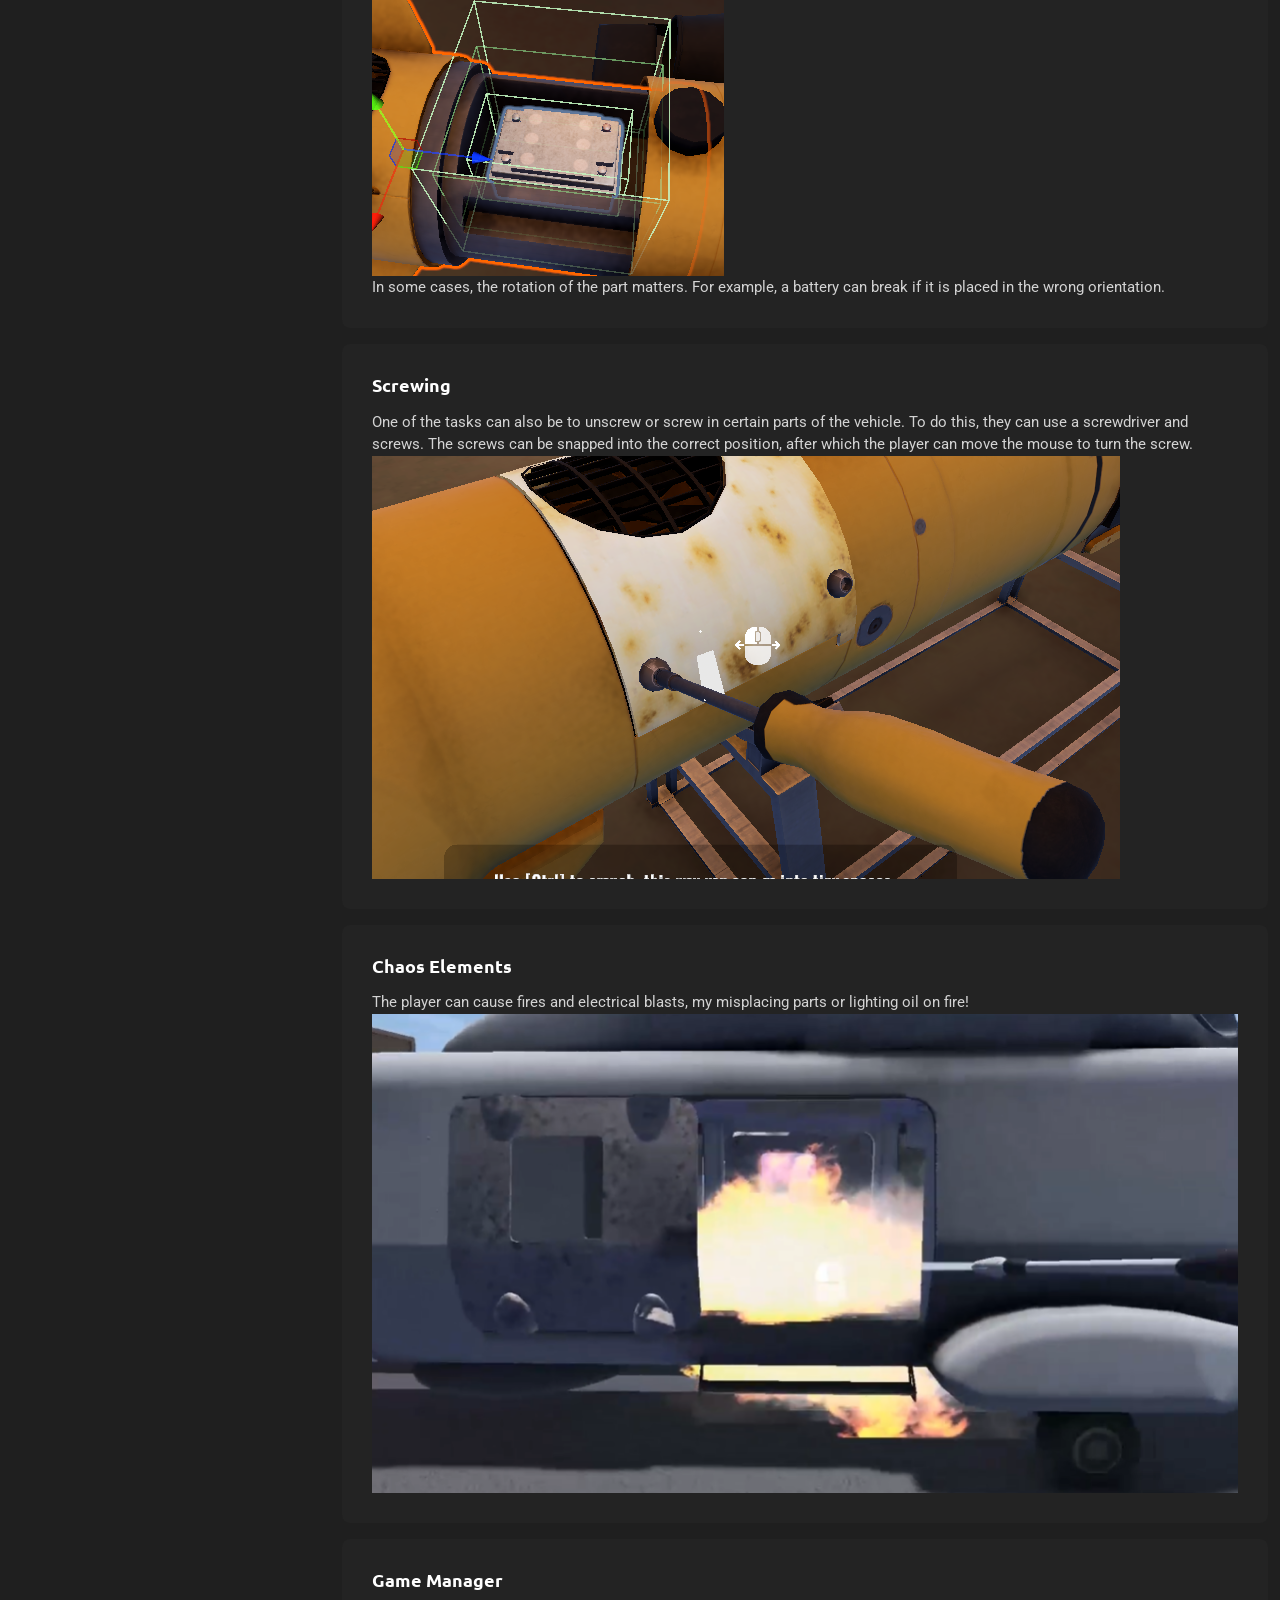
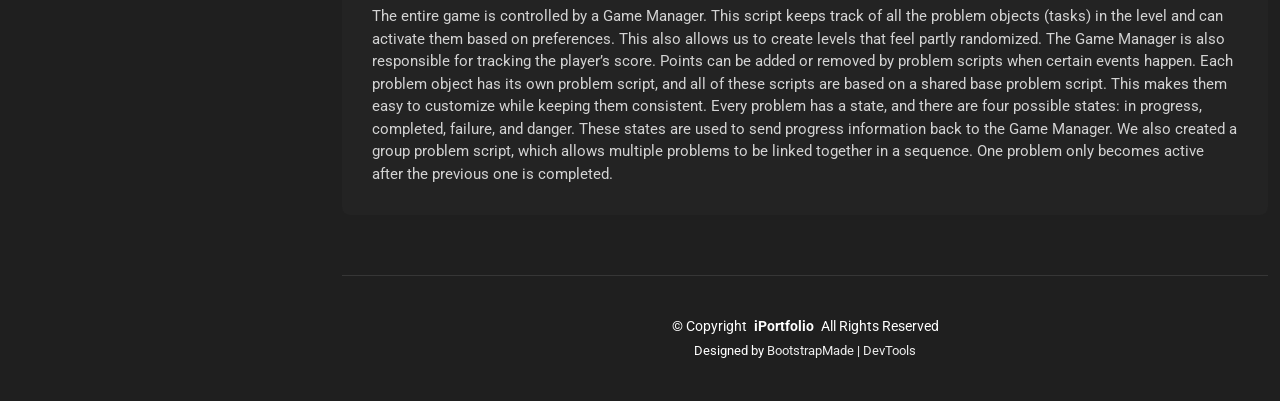
<file: portfolio-details-SUP.html>
<!DOCTYPE html>
<html lang="en">

<head>
  <meta charset="utf-8">
  <meta content="width=device-width, initial-scale=1.0" name="viewport">
  <title>Portfolio Details</title>
  <meta name="description" content="">
  <meta name="keywords" content="">

  <!-- Favicons -->
  <link href="assets/img/favicon.png" rel="icon">
  <link href="assets/img/favicon.png" rel="apple-touch-icon">

  <!-- Fonts -->
  <link href="https://fonts.googleapis.com" rel="preconnect">
  <link href="https://fonts.gstatic.com" rel="preconnect" crossorigin>
  <link href="https://fonts.googleapis.com/css2?family=Roboto:ital,wght@0,100;0,300;0,400;0,500;0,700;0,900;1,100;1,300;1,400;1,500;1,700;1,900&family=Ubuntu:ital,wght@0,300;0,400;0,500;0,700;1,300;1,400;1,500;1,700&family=Nunito:ital,wght@0,200;0,300;0,400;0,500;0,600;0,700;0,800;0,900;1,200;1,300;1,400;1,500;1,600;1,700;1,800;1,900&display=swap" rel="stylesheet">

  <!-- Vendor CSS Files -->
  <link href="assets/vendor/bootstrap/css/bootstrap.min.css" rel="stylesheet">
  <link href="assets/vendor/bootstrap-icons/bootstrap-icons.css" rel="stylesheet">
  <link href="assets/vendor/aos/aos.css" rel="stylesheet">
  <link href="assets/vendor/glightbox/css/glightbox.min.css" rel="stylesheet">
  <link href="assets/vendor/swiper/swiper-bundle.min.css" rel="stylesheet">

  <!-- Main CSS File -->
  <link href="assets/css/main.css" rel="stylesheet">

  <!-- =======================================================
  * Template Name: SnapFolio
  * Template URL: https://bootstrapmade.com/snapfolio-bootstrap-portfolio-template/
  * Updated: Jul 21 2025 with Bootstrap v5.3.7
  * Author: BootstrapMade.com
  * License: https://bootstrapmade.com/license/
  ======================================================== -->
</head>

<body class="portfolio-details-page">

  <header id="header" class="header dark-background d-flex flex-column justify-content-center">
    <i class="header-toggle d-xl-none bi bi-list"></i>

    <div class="header-container d-flex flex-column align-items-start">
      <nav id="navmenu" class="navmenu">
        <ul>
          <li><a href="index.html#hero"><i class="bi bi-house navicon"></i>Home</a></li>
          <li><a href="index.html#portfolio"><i class="bi bi-images navicon"></i> Portfolio</a></li>
          <li><a href="index.html#skills"><i class="bi bi-lightning-charge navicon"></i> Skills</a></li>
          <li><a href="index.html#resume"><i class="bi bi-file-earmark-text navicon"></i> Resume</a></li>
          <li><a href="index.html#contact"><i class="bi bi-envelope navicon"></i> Contact</a></li>
        </ul>
      </nav>

     <!-- <div class="social-links text-center">
        <a href="#" class="twitter"><i class="bi bi-twitter-x"></i></a>
        <a href="#" class="facebook"><i class="bi bi-facebook"></i></a>
        <a href="#" class="instagram"><i class="bi bi-instagram"></i></a>
        <a href="#" class="google-plus"><i class="bi bi-skype"></i></a>
        <a href="#" class="linkedin"><i class="bi bi-linkedin"></i></a>
      </div>-->

    </div>

  </header>

  <main class="main">

    <!-- Page Title -->
    <div class="page-title dark-background">
      <div class="container d-lg-flex justify-content-between align-items-center">
        <h1 class="mb-2 mb-lg-0">Systems Under Pressure</h1>
        <nav class="breadcrumbs">
          <ol>
            <li><a href="index.html">Home</a></li>
            <li class="current">Systems Under Pressure</li>
          </ol>
        </nav>
      </div>
    </div><!-- End Page Title -->

    <!-- Portfolio Details Section -->
    <section id="portfolio-details" class="portfolio-details section">

      <div class="container" data-aos="fade-up" data-aos-delay="100">

        <div class="row gy-4">

          <div class="col-lg-8">
            <div class="portfolio-details-slider swiper init-swiper">

              <script type="application/json" class="swiper-config">
                {
                  "loop": true,
                  "speed": 600,
                  "autoplay": {
                    "delay": 5000
                  },
                  "slidesPerView": "auto",
                  "pagination": {
                    "el": ".swiper-pagination",
                    "type": "bullets",
                    "clickable": true
                  }
                }
              </script>

              <div class="swiper-wrapper align-items-center">

                <div class="swiper-slide">
                  <img src="assets/img/portfolio/SUP/SUP-1.png" alt="Portfolio Image" class="img-fluid" loading="lazy">
                </div>

                <div class="swiper-slide">
                  <img src="assets/img/portfolio/SUP/SUP-2.png" alt="Portfolio Image" class="img-fluid" loading="lazy">
                </div>

                <div class="swiper-slide">
                  <img src="assets/img/portfolio/SUP/SUP-3.png" alt="Portfolio Image" class="img-fluid" loading="lazy">
                </div>

                <div class="swiper-slide">
                  <img src="assets/img/portfolio/SUP/SUP-4.png" alt="Portfolio Image" class="img-fluid" loading="lazy">
                </div>

                <div class="swiper-slide">
                  <img src="assets/img/portfolio/SUP/SUP-6.png" alt="Portfolio Image" class="img-fluid" loading="lazy">
                </div>

                <div class="swiper-slide">
                  <img src="assets/img/portfolio/SUP/SUP-5.png" alt="Portfolio Image" class="img-fluid" loading="lazy">
                </div>

              </div>
              <div class="swiper-pagination"></div>
            </div>
          </div>

          <div class="col-lg-4">
            <div class="portfolio-info" data-aos="fade-left" data-aos-delay="200">
              <h3>Project Information</h3>
              <ul>
                <li><strong>Category</strong>: Group Projects</li>
                <li><strong>Course</strong>: Client Projects</li>
                <li><strong>Project date</strong>: Sep -> Dec 2025</li>
              </ul>
              <div class="portfolio-links">
              <a href="https://www.youtube.com/watch?v=V7hwfGftO7s" target="_blank"><i class="bi bi-camera-video-fill"></i> Video Showcase</a></div>
            </div>


          </div>

          <div class="col-lg-12">
            <div class="portfolio-description" data-aos="fade-up" data-aos-delay="300">
              <h2>Project Overview</h2>
              <p>
                We were tasked to make a game for a client. 
                At the start of the semester we had the chance to choose which client we wanted to work for (out of a list of clients). 
                After this we were paired into groups with other students who chose the same client. 
                We chose for the Belgian Navy/Airforce.
              </p>
              <p>
                The first weeks was mostly brainstorming about possible ideas. We already knew that the client did not want a "War Game".
                We each researched an idea. I focused on an army engineering concept, which is the one we ultimately chose. 
                We also visited the navy in Zeebrugge and the airbase in Kokzijde for research.
              </p>
              <p>
                The game takes place on a Belgian frigate in the middle of the ocean. 
                You play as an Army engineer who has to repair and maintain drones and helicopters. By replacing parts, power washing and refueling. 
                At the start, the player gets a certain amount of tasks. The game is finished when all of these tasks are completed.
                However, it is also possible to break things and cause hazards!
              </p>
              <p>
                I found this project interesting because it was my first group project and I was still learning Unity. 
                It reallly helped me improve my Unity skills and gain valuable experience in game development.
              </p>

              <div class="features mt-4">
                <h3>Features (I worked on)</h3>
                <div class="row gy-3">
                  <div class="col-12">
                    <div class="feature-item" data-aos="fade-up" data-aos-delay="400">
                      <h4>Taking / Placing / Snapping Objects</h4>
                      <p>One of the tasks the player can receive is to place or replace certain parts of the vehicle. For this, we use a snapping system that works as follows:</p>
                      <p>To remove a part, the player can press E while looking at a snapped item. The item will be unsnapped and picked up by the player.</p>
                      <img src="assets/img/portfolio/SUP/Feature3.png" alt="Portfolio Image" class="img-fluid" loading="lazy"/>

                      <p>To place a part, the player can pick it up and move it close to the snapping collision. 
                        Once the part is in the correct position, the player can press E to snap it into place. The player will no longer have the part equipped, and the new object will be snapped in place.</p>
                      <img src="assets/img/portfolio/SUP/Feature2.png" alt="Portfolio Image" class="img-fluid" loading="lazy"/>

                      <p>In some cases, the rotation of the part matters. For example, a battery can break if it is placed in the wrong orientation.</p>
                    </div>
                  </div>

                  <div class="col-12">
                    <div class="feature-item" data-aos="fade-up" data-aos-delay="500">
                      <h4>Screwing</h4>
                      <p>One of the tasks can also be to unscrew or screw in certain parts of the vehicle. To do this, they can use a screwdriver and screws. 
                        The screws can be snapped into the correct position, after which the player can move the mouse to turn the screw.</p>

                      <img src="assets/img/portfolio/SUP/Feature1.png" alt="Portfolio Image" class="img-fluid" loading="lazy"/>

                    </div>
                  </div>

                  <div class="col-12">
                    <div class="feature-item" data-aos="fade-up" data-aos-delay="600">
                      <h4>Chaos Elements</h4>
                      <p>The player can cause fires and electrical blasts, my misplacing parts or lighting oil on fire!</p>
                      <img src="assets/img/portfolio/SUP/Feature4.png" alt="Portfolio Image" class="img-fluid" loading="lazy"/>
                    </div>
                  </div>


                  <div class="col-12">
                    <div class="feature-item" data-aos="fade-up" data-aos-delay="600">
                      <h4>Game Manager</h4>
                      <p>The entire game is controlled by a Game Manager. This script keeps track of all the problem objects (tasks) in the level and can activate them based on preferences. This also allows us to create levels that feel partly randomized.
The Game Manager is also responsible for tracking the player’s score. Points can be added or removed by problem scripts when certain events happen.
Each problem object has its own problem script, and all of these scripts are based on a shared base problem script. This makes them easy to customize while keeping them consistent. Every problem has a state, and there are four possible states: in progress, completed, failure, and danger. These states are used to send progress information back to the Game Manager.
We also created a group problem script, which allows multiple problems to be linked together in a sequence. One problem only becomes active after the previous one is completed.</p>
                    </div>
                  </div>

                  
                </div>
              </div>
            </div>
          </div>

        </div>

      </div>

    </section><!-- /Portfolio Details Section -->

  </main>

  <footer id="footer" class="footer position-relative">

    <div class="container">
      <div class="copyright text-center ">
        <p>© <span>Copyright</span> <strong class="px-1 sitename">iPortfolio</strong> <span>All Rights Reserved</span></p>
      </div>
      <div class="credits">
        <!-- All the links in the footer should remain intact. -->
        <!-- You can delete the links only if you've purchased the pro version. -->
        <!-- Licensing information: https://bootstrapmade.com/license/ -->
        <!-- Purchase the pro version with working PHP/AJAX contact form: [buy-url] -->
        Designed by <a href="https://bootstrapmade.com/">BootstrapMade</a> | <a href="https://bootstrapmade.com/tools/">DevTools</a>
      </div>
    </div>

  </footer>

  <!-- Scroll Top -->
  <a href="#" id="scroll-top" class="scroll-top d-flex align-items-center justify-content-center"><i class="bi bi-arrow-up-short"></i></a>

  <!-- Preloader -->
  <div id="preloader"></div>

  <!-- Vendor JS Files -->
  <script src="assets/vendor/bootstrap/js/bootstrap.bundle.min.js"></script>
  <script src="assets/vendor/php-email-form/validate.js"></script>
  <script src="assets/vendor/aos/aos.js"></script>
  <script src="assets/vendor/typed.js/typed.umd.js"></script>
  <script src="assets/vendor/purecounter/purecounter_vanilla.js"></script>
  <script src="assets/vendor/waypoints/noframework.waypoints.js"></script>
  <script src="assets/vendor/isotope-layout/isotope.pkgd.min.js"></script>
  <script src="assets/vendor/imagesloaded/imagesloaded.pkgd.min.js"></script>
  <script src="assets/vendor/glightbox/js/glightbox.min.js"></script>
  <script src="assets/vendor/swiper/swiper-bundle.min.js"></script>

  <!-- Main JS File -->
  <script src="assets/js/main.js"></script>

</body>

</html>
</file>
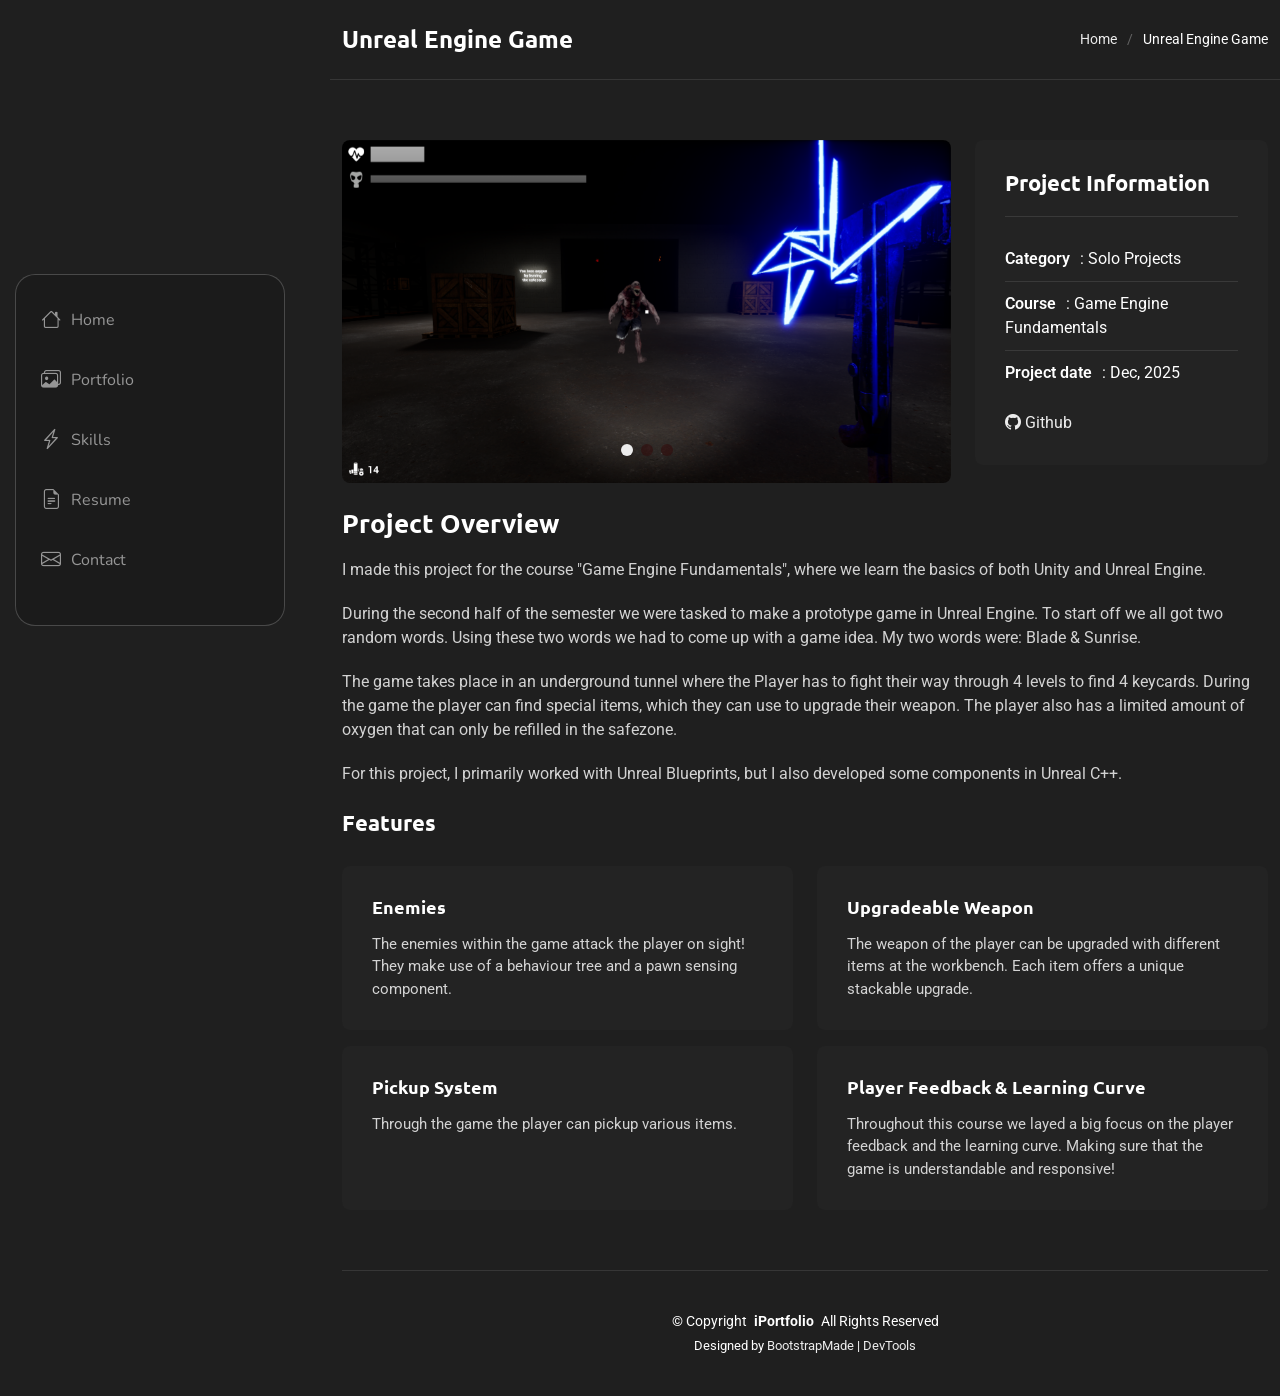
<file: portfolio-details-UEG.html>
<!DOCTYPE html>
<html lang="en">

<head>
  <meta charset="utf-8">
  <meta content="width=device-width, initial-scale=1.0" name="viewport">
  <title>Portfolio Details</title>
  <meta name="description" content="">
  <meta name="keywords" content="">

  <!-- Favicons -->
  <link href="assets/img/favicon.png" rel="icon">
  <link href="assets/img/favicon.png" rel="apple-touch-icon">

  <!-- Fonts -->
  <link href="https://fonts.googleapis.com" rel="preconnect">
  <link href="https://fonts.gstatic.com" rel="preconnect" crossorigin>
  <link href="https://fonts.googleapis.com/css2?family=Roboto:ital,wght@0,100;0,300;0,400;0,500;0,700;0,900;1,100;1,300;1,400;1,500;1,700;1,900&family=Ubuntu:ital,wght@0,300;0,400;0,500;0,700;1,300;1,400;1,500;1,700&family=Nunito:ital,wght@0,200;0,300;0,400;0,500;0,600;0,700;0,800;0,900;1,200;1,300;1,400;1,500;1,600;1,700;1,800;1,900&display=swap" rel="stylesheet">

  <!-- Vendor CSS Files -->
  <link href="assets/vendor/bootstrap/css/bootstrap.min.css" rel="stylesheet">
  <link href="assets/vendor/bootstrap-icons/bootstrap-icons.css" rel="stylesheet">
  <link href="assets/vendor/aos/aos.css" rel="stylesheet">
  <link href="assets/vendor/glightbox/css/glightbox.min.css" rel="stylesheet">
  <link href="assets/vendor/swiper/swiper-bundle.min.css" rel="stylesheet">

  <!-- Main CSS File -->
  <link href="assets/css/main.css" rel="stylesheet">

  <!-- =======================================================
  * Template Name: SnapFolio
  * Template URL: https://bootstrapmade.com/snapfolio-bootstrap-portfolio-template/
  * Updated: Jul 21 2025 with Bootstrap v5.3.7
  * Author: BootstrapMade.com
  * License: https://bootstrapmade.com/license/
  ======================================================== -->
</head>

<body class="portfolio-details-page">

  <header id="header" class="header dark-background d-flex flex-column justify-content-center">
    <i class="header-toggle d-xl-none bi bi-list"></i>

    <div class="header-container d-flex flex-column align-items-start">
      <nav id="navmenu" class="navmenu">
        <ul>
          <li><a href="index.html#hero"><i class="bi bi-house navicon"></i>Home</a></li>
          <li><a href="index.html#portfolio"><i class="bi bi-images navicon"></i> Portfolio</a></li>
          <li><a href="index.html#skills"><i class="bi bi-lightning-charge navicon"></i> Skills</a></li>
          <li><a href="index.html#resume"><i class="bi bi-file-earmark-text navicon"></i> Resume</a></li>
          <li><a href="index.html#contact"><i class="bi bi-envelope navicon"></i> Contact</a></li>
        </ul>
      </nav>

     <!-- <div class="social-links text-center">
        <a href="#" class="twitter"><i class="bi bi-twitter-x"></i></a>
        <a href="#" class="facebook"><i class="bi bi-facebook"></i></a>
        <a href="#" class="instagram"><i class="bi bi-instagram"></i></a>
        <a href="#" class="google-plus"><i class="bi bi-skype"></i></a>
        <a href="#" class="linkedin"><i class="bi bi-linkedin"></i></a>
      </div>-->

    </div>

  </header>

  <main class="main">

    <!-- Page Title -->
    <div class="page-title dark-background">
      <div class="container d-lg-flex justify-content-between align-items-center">
        <h1 class="mb-2 mb-lg-0">Unreal Engine Game</h1>
        <nav class="breadcrumbs">
          <ol>
            <li><a href="index.html">Home</a></li>
            <li class="current">Unreal Engine Game</li>
          </ol>
        </nav>
      </div>
    </div><!-- End Page Title -->

    <!-- Portfolio Details Section -->
    <section id="portfolio-details" class="portfolio-details section">

      <div class="container" data-aos="fade-up" data-aos-delay="100">

        <div class="row gy-4">

          <div class="col-lg-8">
            <div class="portfolio-details-slider swiper init-swiper">

              <script type="application/json" class="swiper-config">
                {
                  "loop": true,
                  "speed": 600,
                  "autoplay": {
                    "delay": 5000
                  },
                  "slidesPerView": "auto",
                  "pagination": {
                    "el": ".swiper-pagination",
                    "type": "bullets",
                    "clickable": true
                  }
                }
              </script>

              <div class="swiper-wrapper align-items-center">

                <div class="swiper-slide">
                  <img src="assets/img/portfolio/UEG/UEG-2.png" alt="Portfolio Image" class="img-fluid" loading="lazy">
                </div>

                <div class="swiper-slide">
                  <img src="assets/img/portfolio/UEG/UEG-3.png" alt="Portfolio Image" class="img-fluid" loading="lazy">
                </div>

                <div class="swiper-slide">
                  <img src="assets/img/portfolio/UEG/UEG-4.png" alt="Portfolio Image" class="img-fluid" loading="lazy">
                </div>

              </div>
              <div class="swiper-pagination"></div>
            </div>
          </div>

          <div class="col-lg-4">
            <div class="portfolio-info" data-aos="fade-left" data-aos-delay="200">
              <h3>Project Information</h3>
              <ul>
                <li><strong>Category</strong>: Solo Projects</li>
                <li><strong>Course</strong>: Game Engine Fundamentals</li>
                <li><strong>Project date</strong>: Dec, 2025</li>
              </ul>
              <div class="portfolio-links">
                <a href="https://github.com/AlexanderDeckx/GEF_UnrealEngineGame" target="_blank"><i class="bi bi-github"></i> Github</a>
              </div>
            </div>
          </div>

          <div class="col-lg-12">
            <div class="portfolio-description" data-aos="fade-up" data-aos-delay="300">
              <h2>Project Overview</h2>
              <p>
                I made this project for the course "Game Engine Fundamentals", where we learn the basics of both Unity and Unreal Engine. 
              </p>
              <p>
                During the second half of the semester we were tasked to make a prototype game in Unreal Engine.
                To start off we all got two random words. Using these two words we had to come up with a game idea.
                My two words were: Blade & Sunrise. 
              </p>
              <p>
                The game takes place in an underground tunnel where the Player has to fight their way through 4 levels to find 4 keycards. 
                During the game the player can find special items, which they can use to upgrade their weapon. 
                The player also has a limited amount of oxygen that can only be refilled in the safezone.
              </p>
              
              <p>
                For this project, I primarily worked with Unreal Blueprints, but I also developed some components in Unreal C++.
              </p>

              <div class="features mt-4">
                <h3>Features</h3>
                <div class="row gy-3">
                  <div class="col-md-6">
                    <div class="feature-item" data-aos="fade-up" data-aos-delay="400">
                      <h4>Enemies</h4>
                      <p>The enemies within the game attack the player on sight! 
                      They make use of a behaviour tree and a pawn sensing component.</p>
                    </div>
                  </div>

                  <div class="col-md-6">
                    <div class="feature-item" data-aos="fade-up" data-aos-delay="500">
                      <h4>Upgradeable Weapon</h4>
                      <p>The weapon of the player can be upgraded with different items at the workbench. Each item offers a unique stackable upgrade.</p>
                    </div>
                  </div>

                  <div class="col-md-6">
                    <div class="feature-item" data-aos="fade-up" data-aos-delay="600">
                      <h4>Pickup System</h4>
                      <p>Through the game the player can pickup various items.</p>
                    </div>
                  </div>

                  <div class="col-md-6">
                    <div class="feature-item" data-aos="fade-up" data-aos-delay="700">
                      <h4>Player Feedback & Learning Curve</h4>
                      <p>Throughout this course we layed a big focus on the player feedback and the learning curve. 
                        Making sure that the game is understandable and responsive!</p>
                    </div>
                  </div>
                </div>
              </div>
            </div>
          </div>

        </div>

      </div>

    </section><!-- /Portfolio Details Section -->

  </main>

  <footer id="footer" class="footer position-relative">

    <div class="container">
      <div class="copyright text-center ">
        <p>© <span>Copyright</span> <strong class="px-1 sitename">iPortfolio</strong> <span>All Rights Reserved</span></p>
      </div>
      <div class="credits">
        <!-- All the links in the footer should remain intact. -->
        <!-- You can delete the links only if you've purchased the pro version. -->
        <!-- Licensing information: https://bootstrapmade.com/license/ -->
        <!-- Purchase the pro version with working PHP/AJAX contact form: [buy-url] -->
        Designed by <a href="https://bootstrapmade.com/">BootstrapMade</a> | <a href="https://bootstrapmade.com/tools/">DevTools</a>
      </div>
    </div>

  </footer>

  <!-- Scroll Top -->
  <a href="#" id="scroll-top" class="scroll-top d-flex align-items-center justify-content-center"><i class="bi bi-arrow-up-short"></i></a>

  <!-- Preloader -->
  <div id="preloader"></div>

  <!-- Vendor JS Files -->
  <script src="assets/vendor/bootstrap/js/bootstrap.bundle.min.js"></script>
  <script src="assets/vendor/php-email-form/validate.js"></script>
  <script src="assets/vendor/aos/aos.js"></script>
  <script src="assets/vendor/typed.js/typed.umd.js"></script>
  <script src="assets/vendor/purecounter/purecounter_vanilla.js"></script>
  <script src="assets/vendor/waypoints/noframework.waypoints.js"></script>
  <script src="assets/vendor/isotope-layout/isotope.pkgd.min.js"></script>
  <script src="assets/vendor/imagesloaded/imagesloaded.pkgd.min.js"></script>
  <script src="assets/vendor/glightbox/js/glightbox.min.js"></script>
  <script src="assets/vendor/swiper/swiper-bundle.min.js"></script>

  <!-- Main JS File -->
  <script src="assets/js/main.js"></script>

</body>

</html>
</file>
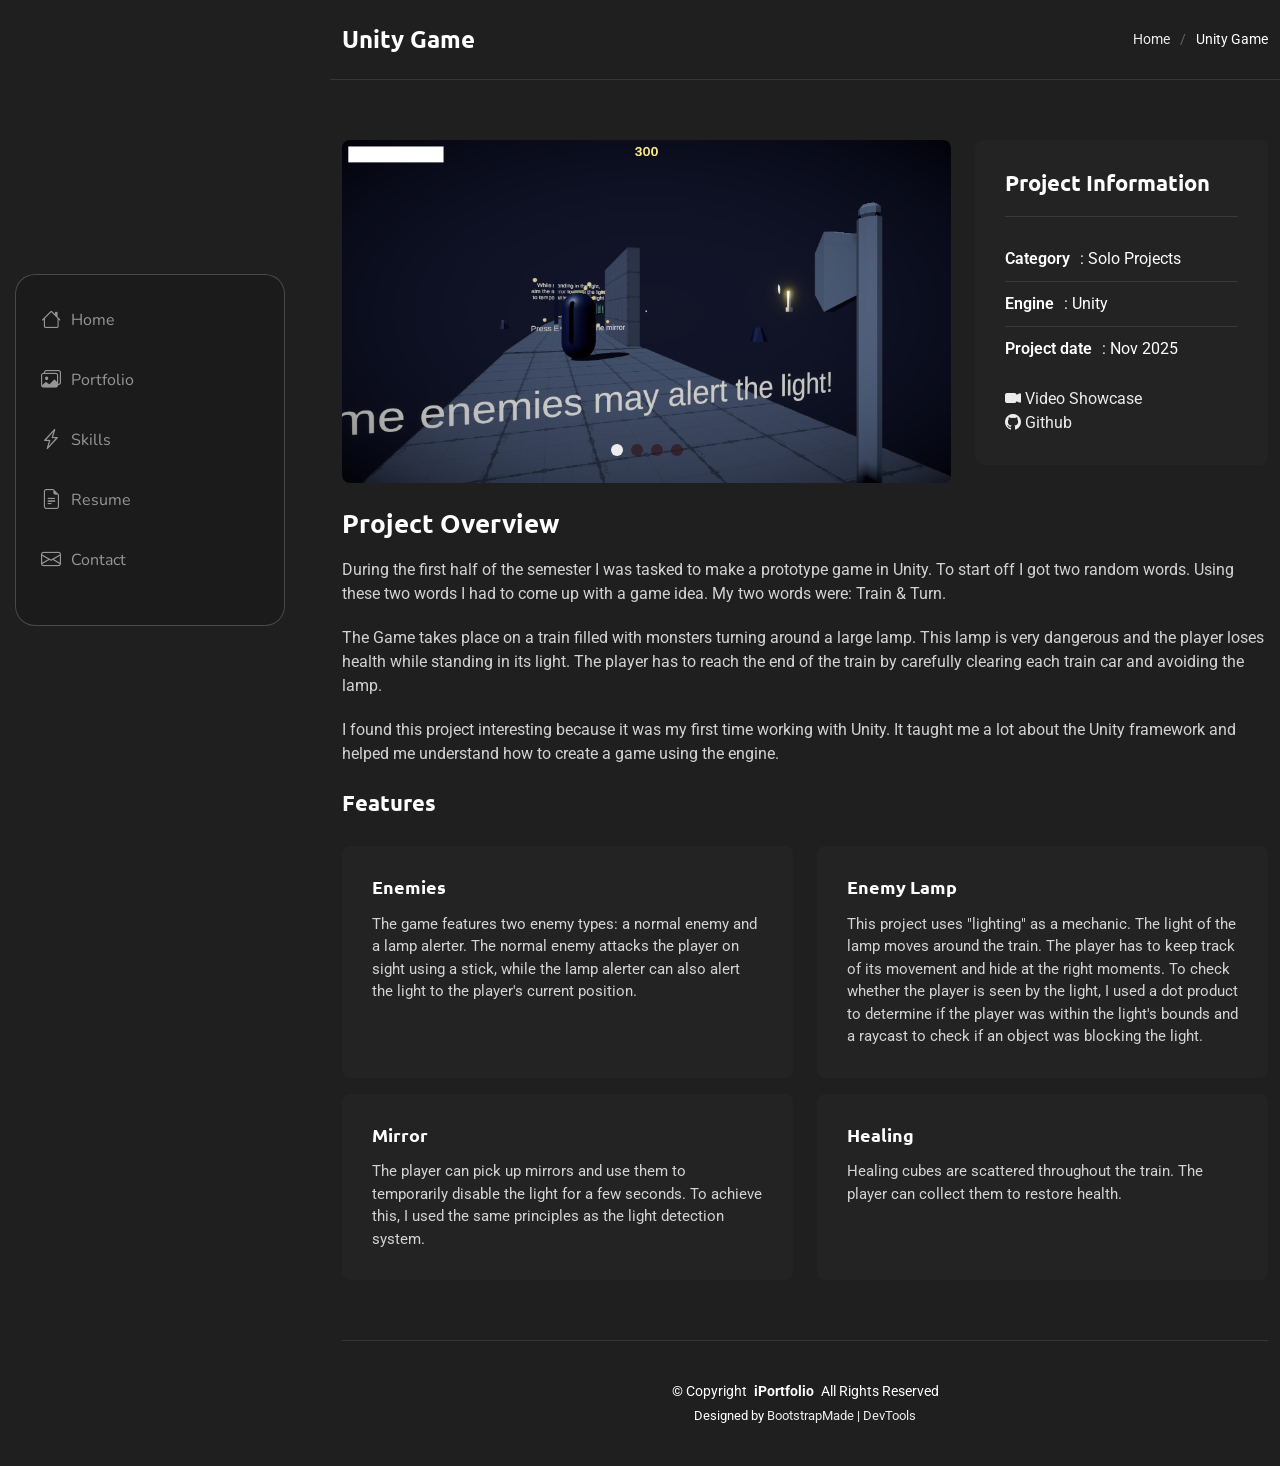
<file: portfolio-details-UG.html>
<!DOCTYPE html>
<html lang="en">

<head>
  <meta charset="utf-8">
  <meta content="width=device-width, initial-scale=1.0" name="viewport">
  <title>Portfolio Details</title>
  <meta name="description" content="">
  <meta name="keywords" content="">

  <!-- Favicons -->
  <link href="assets/img/favicon.png" rel="icon">
  <link href="assets/img/favicon.png" rel="apple-touch-icon">

  <!-- Fonts -->
  <link href="https://fonts.googleapis.com" rel="preconnect">
  <link href="https://fonts.gstatic.com" rel="preconnect" crossorigin>
  <link href="https://fonts.googleapis.com/css2?family=Roboto:ital,wght@0,100;0,300;0,400;0,500;0,700;0,900;1,100;1,300;1,400;1,500;1,700;1,900&family=Ubuntu:ital,wght@0,300;0,400;0,500;0,700;1,300;1,400;1,500;1,700&family=Nunito:ital,wght@0,200;0,300;0,400;0,500;0,600;0,700;0,800;0,900;1,200;1,300;1,400;1,500;1,600;1,700;1,800;1,900&display=swap" rel="stylesheet">

  <!-- Vendor CSS Files -->
  <link href="assets/vendor/bootstrap/css/bootstrap.min.css" rel="stylesheet">
  <link href="assets/vendor/bootstrap-icons/bootstrap-icons.css" rel="stylesheet">
  <link href="assets/vendor/aos/aos.css" rel="stylesheet">
  <link href="assets/vendor/glightbox/css/glightbox.min.css" rel="stylesheet">
  <link href="assets/vendor/swiper/swiper-bundle.min.css" rel="stylesheet">

  <!-- Main CSS File -->
  <link href="assets/css/main.css" rel="stylesheet">

  <!-- =======================================================
  * Template Name: SnapFolio
  * Template URL: https://bootstrapmade.com/snapfolio-bootstrap-portfolio-template/
  * Updated: Jul 21 2025 with Bootstrap v5.3.7
  * Author: BootstrapMade.com
  * License: https://bootstrapmade.com/license/
  ======================================================== -->
</head>

<body class="portfolio-details-page">

  <header id="header" class="header dark-background d-flex flex-column justify-content-center">
    <i class="header-toggle d-xl-none bi bi-list"></i>

    <div class="header-container d-flex flex-column align-items-start">
      <nav id="navmenu" class="navmenu">
        <ul>
          <li><a href="index.html#hero"><i class="bi bi-house navicon"></i>Home</a></li>
          <li><a href="index.html#portfolio"><i class="bi bi-images navicon"></i> Portfolio</a></li>
          <li><a href="index.html#skills"><i class="bi bi-lightning-charge navicon"></i> Skills</a></li>
          <li><a href="index.html#resume"><i class="bi bi-file-earmark-text navicon"></i> Resume</a></li>
          <li><a href="index.html#contact"><i class="bi bi-envelope navicon"></i> Contact</a></li>
        </ul>
      </nav>

     <!-- <div class="social-links text-center">
        <a href="#" class="twitter"><i class="bi bi-twitter-x"></i></a>
        <a href="#" class="facebook"><i class="bi bi-facebook"></i></a>
        <a href="#" class="instagram"><i class="bi bi-instagram"></i></a>
        <a href="#" class="google-plus"><i class="bi bi-skype"></i></a>
        <a href="#" class="linkedin"><i class="bi bi-linkedin"></i></a>
      </div>-->

    </div>

  </header>

  <main class="main">

    <!-- Page Title -->
    <div class="page-title dark-background">
      <div class="container d-lg-flex justify-content-between align-items-center">
        <h1 class="mb-2 mb-lg-0">Unity Game</h1>
        <nav class="breadcrumbs">
          <ol>
            <li><a href="index.html">Home</a></li>
            <li class="current">Unity Game</li>
          </ol>
        </nav>
      </div>
    </div><!-- End Page Title -->

    <!-- Portfolio Details Section -->
    <section id="portfolio-details" class="portfolio-details section">

      <div class="container" data-aos="fade-up" data-aos-delay="100">

        <div class="row gy-4">

          <div class="col-lg-8">
            <div class="portfolio-details-slider swiper init-swiper">

              <script type="application/json" class="swiper-config">
                {
                  "loop": true,
                  "speed": 600,
                  "autoplay": {
                    "delay": 5000
                  },
                  "slidesPerView": "auto",
                  "pagination": {
                    "el": ".swiper-pagination",
                    "type": "bullets",
                    "clickable": true
                  }
                }
              </script>

              <div class="swiper-wrapper align-items-center">

                <div class="swiper-slide">
                  <img src="assets/img/portfolio/UG/UG-1.png" alt="Portfolio Image" class="img-fluid" loading="lazy">
                </div>

                <div class="swiper-slide">
                  <img src="assets/img/portfolio/UG/UG-2.png" alt="Portfolio Image" class="img-fluid" loading="lazy">
                </div>

                <div class="swiper-slide">
                  <img src="assets/img/portfolio/UG/UG-3.png" alt="Portfolio Image" class="img-fluid" loading="lazy">
                </div>

                <div class="swiper-slide">
                  <img src="assets/img/portfolio/UG/UG-4.png" alt="Portfolio Image" class="img-fluid" loading="lazy">
                </div>

              </div>
              <div class="swiper-pagination"></div>
            </div>
          </div>

          <div class="col-lg-4">
            <div class="portfolio-info" data-aos="fade-left" data-aos-delay="200">
              <h3>Project Information</h3>
              <ul>
                <li><strong>Category</strong>: Solo Projects</li>
                <li><strong>Engine</strong>: Unity</li>
                <li><strong>Project date</strong>: Nov 2025</li>
              </ul>
              <div class="portfolio-links">
              <a href="https://www.youtube.com/watch?v=kInNzUgouz0" target="_blank"><i class="bi bi-camera-video-fill"></i> Video Showcase</a></div>
              <a href="https://github.com/AlexanderDeckx/GEF_UnrealEngineGame" target="_blank"><i class="bi bi-github"></i> Github</a>
            </div>


          </div>

          <div class="col-lg-12">
            <div class="portfolio-description" data-aos="fade-up" data-aos-delay="300">
              <h2>Project Overview</h2>
              <p>
                During the first half of the semester I was tasked to make a prototype game in Unity.
                To start off I got two random words. Using these two words I had to come up with a game idea.
                My two words were: Train & Turn.
              </p>
              <p>
                The Game takes place on a train filled with monsters turning around a large lamp. 
                This lamp is very dangerous and the player loses health while standing in its light. 
                The player has to reach the end of the train by carefully clearing each train car and avoiding the lamp.
              </p>
              <p>
                I found this project interesting because it was my first time working with Unity. It taught me a lot about the Unity framework and helped me understand how to create a game using the engine.
              </p>

              <div class="features mt-4">
                <h3>Features</h3>
                <div class="row gy-3">
                  <div class="col-md-6">
                    <div class="feature-item" data-aos="fade-up" data-aos-delay="400">
                      <h4>Enemies</h4>
                      <p>The game features two enemy types: a normal enemy and a lamp alerter. 
                        The normal enemy attacks the player on sight using a stick, while the lamp alerter can also alert the light to the player's current position.</p>
                    </div>
                  </div>

                  <div class="col-md-6">
                    <div class="feature-item" data-aos="fade-up" data-aos-delay="500">
                      <h4>Enemy Lamp</h4>
                      <p>This project uses "lighting" as a mechanic. The light of the lamp moves around the train. The player has to keep track of its movement and hide at the right moments.
                        To check whether the player is seen by the light, I used a dot product to determine if the player was within the light's bounds and a raycast to check if an object was blocking the light.
                      </p>
                    </div>
                  </div>

                  <div class="col-md-6">
                    <div class="feature-item" data-aos="fade-up" data-aos-delay="600">
                      <h4>Mirror</h4>
                      <p>The player can pick up mirrors and use them to temporarily disable the light for a few seconds. 
                        To achieve this, I used the same principles as the light detection system.</p>
                    </div>
                  </div>

                  <div class="col-md-6">
                    <div class="feature-item" data-aos="fade-up" data-aos-delay="700">
                      <h4>Healing</h4>
                      <p>Healing cubes are scattered throughout the train. The player can collect them to restore health.</p>
                    </div>
                  </div>
                </div>
              </div>
            </div>
          </div>

        </div>

      </div>

    </section><!-- /Portfolio Details Section -->

  </main>

  <footer id="footer" class="footer position-relative">

    <div class="container">
      <div class="copyright text-center ">
        <p>© <span>Copyright</span> <strong class="px-1 sitename">iPortfolio</strong> <span>All Rights Reserved</span></p>
      </div>
      <div class="credits">
        <!-- All the links in the footer should remain intact. -->
        <!-- You can delete the links only if you've purchased the pro version. -->
        <!-- Licensing information: https://bootstrapmade.com/license/ -->
        <!-- Purchase the pro version with working PHP/AJAX contact form: [buy-url] -->
        Designed by <a href="https://bootstrapmade.com/">BootstrapMade</a> | <a href="https://bootstrapmade.com/tools/">DevTools</a>
      </div>
    </div>

  </footer>

  <!-- Scroll Top -->
  <a href="#" id="scroll-top" class="scroll-top d-flex align-items-center justify-content-center"><i class="bi bi-arrow-up-short"></i></a>

  <!-- Preloader -->
  <div id="preloader"></div>

  <!-- Vendor JS Files -->
  <script src="assets/vendor/bootstrap/js/bootstrap.bundle.min.js"></script>
  <script src="assets/vendor/php-email-form/validate.js"></script>
  <script src="assets/vendor/aos/aos.js"></script>
  <script src="assets/vendor/typed.js/typed.umd.js"></script>
  <script src="assets/vendor/purecounter/purecounter_vanilla.js"></script>
  <script src="assets/vendor/waypoints/noframework.waypoints.js"></script>
  <script src="assets/vendor/isotope-layout/isotope.pkgd.min.js"></script>
  <script src="assets/vendor/imagesloaded/imagesloaded.pkgd.min.js"></script>
  <script src="assets/vendor/glightbox/js/glightbox.min.js"></script>
  <script src="assets/vendor/swiper/swiper-bundle.min.js"></script>

  <!-- Main JS File -->
  <script src="assets/js/main.js"></script>

</body>

</html>
</file>
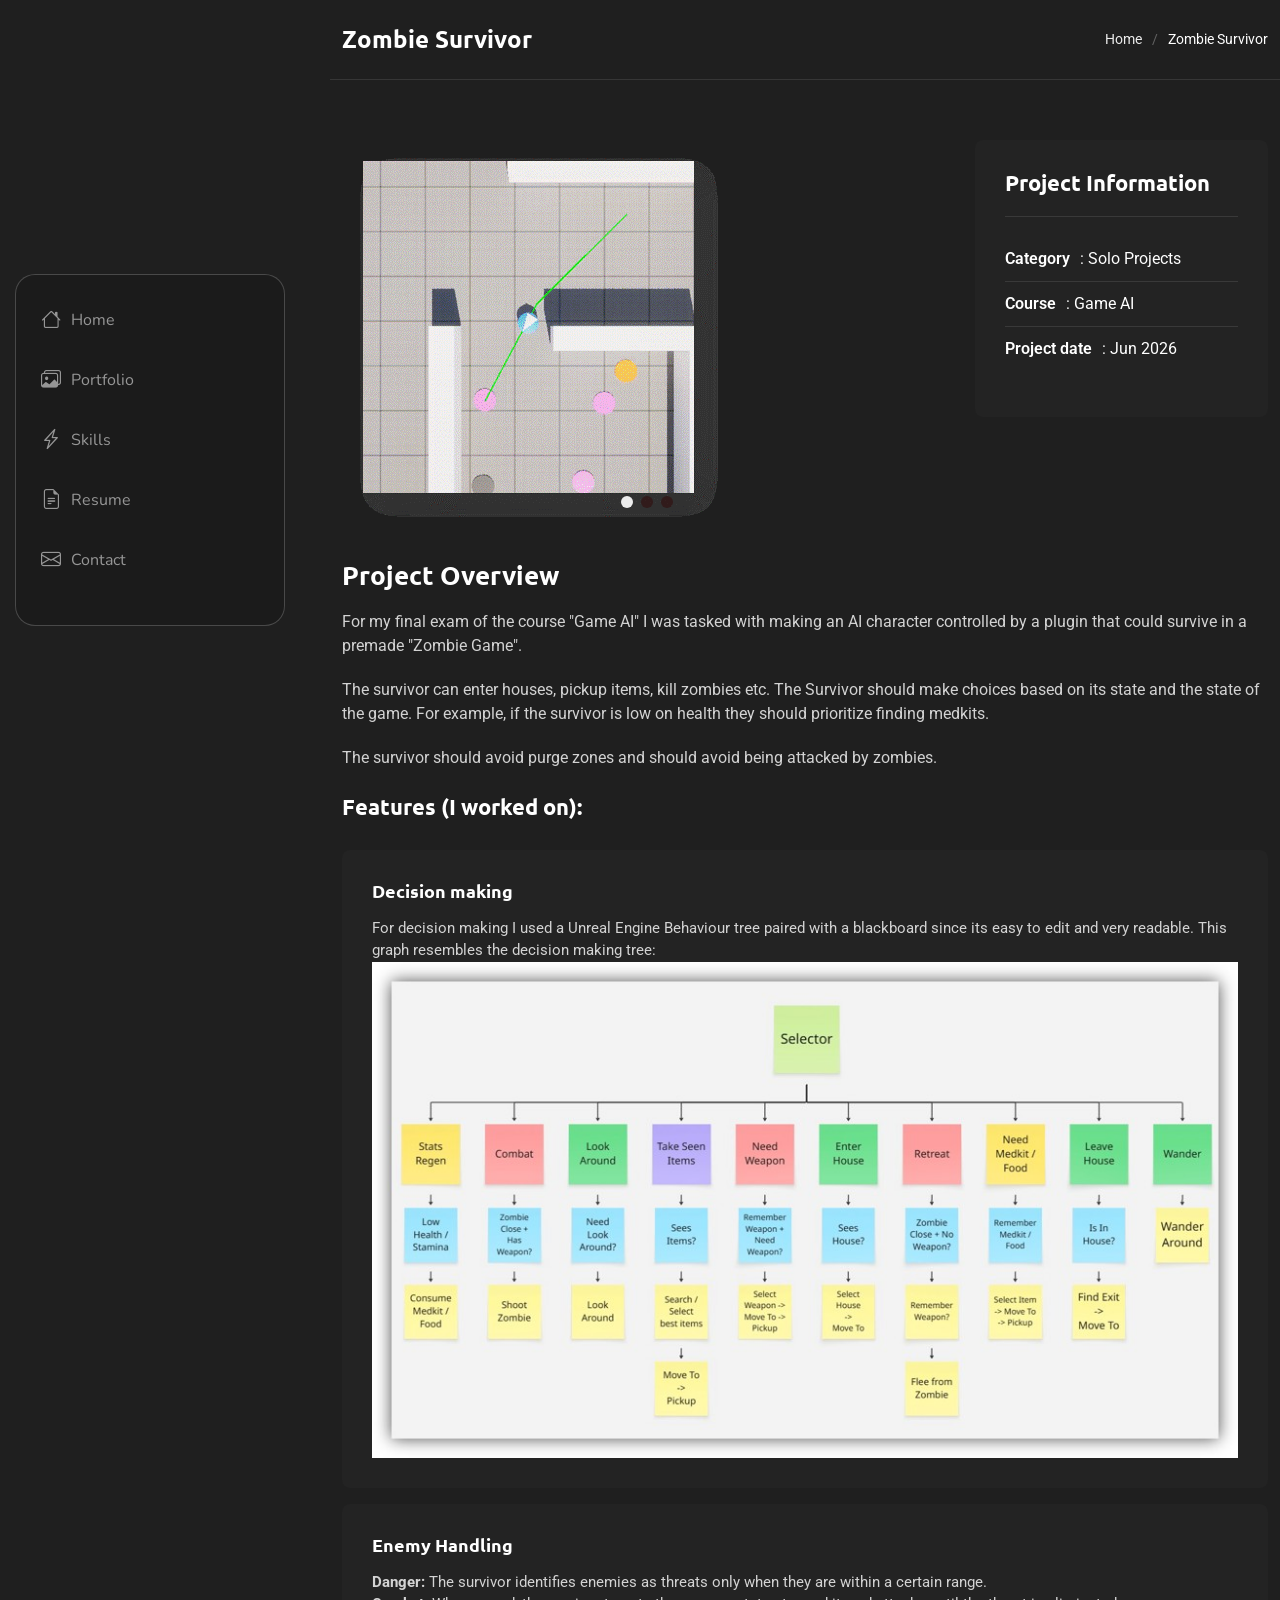
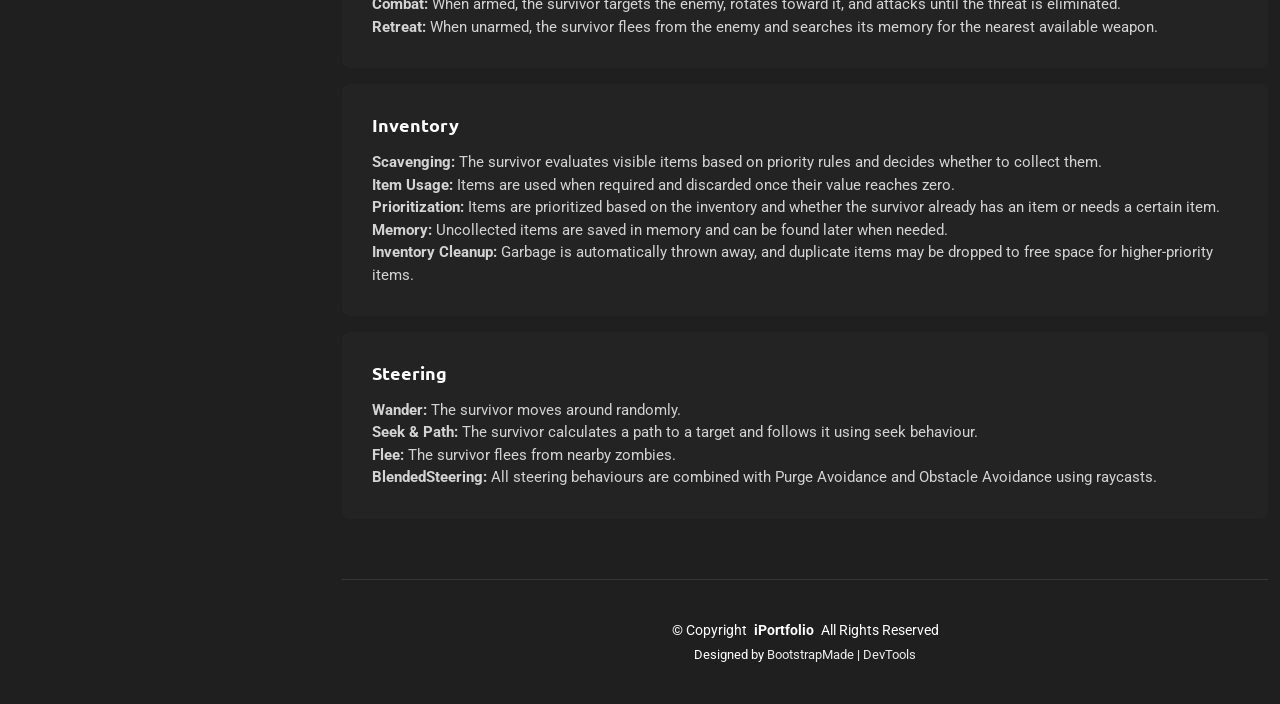
<file: portfolio-details-ZG.html>
<!DOCTYPE html>
<html lang="en">

<head>
  <meta charset="utf-8">
  <meta content="width=device-width, initial-scale=1.0" name="viewport">
  <title>Portfolio Details</title>
  <meta name="description" content="">
  <meta name="keywords" content="">

  <!-- Favicons -->
  <link href="assets/img/favicon.png" rel="icon">
  <link href="assets/img/favicon.png" rel="apple-touch-icon">

  <!-- Fonts -->
  <link href="https://fonts.googleapis.com" rel="preconnect">
  <link href="https://fonts.gstatic.com" rel="preconnect" crossorigin>
  <link href="https://fonts.googleapis.com/css2?family=Roboto:ital,wght@0,100;0,300;0,400;0,500;0,700;0,900;1,100;1,300;1,400;1,500;1,700;1,900&family=Ubuntu:ital,wght@0,300;0,400;0,500;0,700;1,300;1,400;1,500;1,700&family=Nunito:ital,wght@0,200;0,300;0,400;0,500;0,600;0,700;0,800;0,900;1,200;1,300;1,400;1,500;1,600;1,700;1,800;1,900&display=swap" rel="stylesheet">

  <!-- Vendor CSS Files -->
  <link href="assets/vendor/bootstrap/css/bootstrap.min.css" rel="stylesheet">
  <link href="assets/vendor/bootstrap-icons/bootstrap-icons.css" rel="stylesheet">
  <link href="assets/vendor/aos/aos.css" rel="stylesheet">
  <link href="assets/vendor/glightbox/css/glightbox.min.css" rel="stylesheet">
  <link href="assets/vendor/swiper/swiper-bundle.min.css" rel="stylesheet">

  <!-- Main CSS File -->
  <link href="assets/css/main.css" rel="stylesheet">

  <!-- =======================================================
  * Template Name: SnapFolio
  * Template URL: https://bootstrapmade.com/snapfolio-bootstrap-portfolio-template/
  * Updated: Jul 21 2025 with Bootstrap v5.3.7
  * Author: BootstrapMade.com
  * License: https://bootstrapmade.com/license/
  ======================================================== -->
</head>

<body class="portfolio-details-page">

  <header id="header" class="header dark-background d-flex flex-column justify-content-center">
    <i class="header-toggle d-xl-none bi bi-list"></i>

    <div class="header-container d-flex flex-column align-items-start">
      <nav id="navmenu" class="navmenu">
        <ul>
          <li><a href="index.html#hero"><i class="bi bi-house navicon"></i>Home</a></li>
          <li><a href="index.html#portfolio"><i class="bi bi-images navicon"></i> Portfolio</a></li>
          <li><a href="index.html#skills"><i class="bi bi-lightning-charge navicon"></i> Skills</a></li>
          <li><a href="index.html#resume"><i class="bi bi-file-earmark-text navicon"></i> Resume</a></li>
          <li><a href="index.html#contact"><i class="bi bi-envelope navicon"></i> Contact</a></li>
        </ul>
      </nav>

     <!-- <div class="social-links text-center">
        <a href="#" class="twitter"><i class="bi bi-twitter-x"></i></a>
        <a href="#" class="facebook"><i class="bi bi-facebook"></i></a>
        <a href="#" class="instagram"><i class="bi bi-instagram"></i></a>
        <a href="#" class="google-plus"><i class="bi bi-skype"></i></a>
        <a href="#" class="linkedin"><i class="bi bi-linkedin"></i></a>
      </div>-->

    </div>

  </header>

  <main class="main">

    <!-- Page Title -->
    <div class="page-title dark-background">
      <div class="container d-lg-flex justify-content-between align-items-center">
        <h1 class="mb-2 mb-lg-0">Zombie Survivor</h1>
        <nav class="breadcrumbs">
          <ol>
            <li><a href="index.html">Home</a></li>
            <li class="current">Zombie Survivor</li>
          </ol>
        </nav>
      </div>
    </div><!-- End Page Title -->

    <!-- Portfolio Details Section -->
    <section id="portfolio-details" class="portfolio-details section">

      <div class="container" data-aos="fade-up" data-aos-delay="100">

        <div class="row gy-4">

          <div class="col-lg-8">
            <div class="portfolio-details-slider swiper init-swiper">

              <script type="application/json" class="swiper-config">
                {
                  "loop": true,
                  "speed": 600,
                  "autoplay": {
                    "delay": 5000
                  },
                  "slidesPerView": "auto",
                  "pagination": {
                    "el": ".swiper-pagination",
                    "type": "bullets",
                    "clickable": true
                  }
                }
              </script>

              <div class="swiper-wrapper align-items-center">

                <div class="swiper-slide">
                  <img src="assets/img/portfolio/ZG/ZG-1.gif" alt="Portfolio Image" class="img-fluid" loading="lazy">
                </div>

                <div class="swiper-slide">
                  <img src="assets/img/portfolio/ZG/ZG-2.png" alt="Portfolio Image" class="img-fluid" loading="lazy">
                </div>

                <div class="swiper-slide">
                  <img src="assets/img/portfolio/ZG/ZG-3.gif" alt="Portfolio Image" class="img-fluid" loading="lazy">
                </div>

  

              </div>
              <div class="swiper-pagination"></div>
            </div>
          </div>

          <div class="col-lg-4">
            <div class="portfolio-info" data-aos="fade-left" data-aos-delay="200">
              <h3>Project Information</h3>
              <ul>
                <li><strong>Category</strong>: Solo Projects</li>
                <li><strong>Course</strong>: Game AI</li>
                <li><strong>Project date</strong>: Jun 2026</li>
              </ul>
              <div class="portfolio-links">
            </div>

            </div>


          </div>

          <div class="col-lg-12">
            <div class="portfolio-description" data-aos="fade-up" data-aos-delay="300">
              <h2>Project Overview</h2>
              <p>
                For my final exam of the course "Game AI" I was tasked with making an AI character controlled by a plugin that could survive in a premade "Zombie Game".              
              </p>
              <p>
                The survivor can enter houses, pickup items, kill zombies etc. The Survivor should make choices based on its state and the state of the game. 
                For example, if the survivor is low on health they should prioritize finding medkits.
              </p>
              <p>
                The survivor should avoid purge zones and should avoid being attacked by zombies.
              </p>

              <div class="features mt-4">
                <h3>Features (I worked on):</h3>
                <div class="row gy-3">
                  <div class="col-12">
                    <div class="feature-item" data-aos="fade-up" data-aos-delay="400">
                      <h4>Decision making</h4>
                      <p>
                        For decision making I used a Unreal Engine Behaviour tree paired with a blackboard since its easy to edit and very readable.
                        This graph resembles the decision making tree:
                      </p>
                       <img src="assets/img/portfolio/ZG/Feature-1.jpg" alt="Portfolio Image" class="img-fluid" loading="lazy"/>
                    </div>
                  </div>

                  <div class="col-12">
                    <div class="feature-item" data-aos="fade-up" data-aos-delay="500">
                      <h4>Enemy Handling</h4>
                      <p><strong>Danger:</strong> The survivor identifies enemies as threats only when they are within a certain range.</p> 
                      <p><strong>Combat:</strong> When armed, the survivor targets the enemy, rotates toward it, and attacks until the threat is eliminated.</p>
                      <p><strong>Retreat:</strong> When unarmed, the survivor flees from the enemy and searches its memory for the nearest available weapon.</p>
                    </div>
                  </div>

                  <div class="col-12">
                    <div class="feature-item" data-aos="fade-up" data-aos-delay="600">
                      <h4>Inventory</h4>
                      <p><strong>Scavenging:</strong> The survivor evaluates visible items based on priority rules and decides whether to collect them.</p>
                      <p><strong>Item Usage:</strong> Items are used when required and discarded once their value reaches zero.</p>
                      <p><strong>Prioritization:</strong> Items are prioritized based on the inventory and whether the survivor already has an item or needs a certain item.</p>
                      <p><strong>Memory:</strong> Uncollected items are saved in memory and can be found later when needed.</p>
                      <p><strong>Inventory Cleanup:</strong> Garbage is automatically thrown away, and duplicate items may be dropped to free space for higher-priority items.</p>   
                    </div>
                  </div>

                  <div class="col-12">
                    <div class="feature-item" data-aos="fade-up" data-aos-delay="600">
                      <h4>Steering</h4>
                      <p><strong>Wander:</strong> The survivor moves around randomly.</p>
                      <p><strong>Seek & Path:</strong> The survivor calculates a path to a target and follows it using seek behaviour.</p>
                      <p><strong>Flee:</strong> The survivor flees from nearby zombies.</p>
                      <p><strong>BlendedSteering:</strong> All steering behaviours are combined with Purge Avoidance and Obstacle Avoidance using raycasts.</p>
                    </div>
                  </div>
                  
                </div>
              </div>
            </div>
          </div>

        </div>

      </div>

    </section><!-- /Portfolio Details Section -->

  </main>

  <footer id="footer" class="footer position-relative">

    <div class="container">
      <div class="copyright text-center ">
        <p>© <span>Copyright</span> <strong class="px-1 sitename">iPortfolio</strong> <span>All Rights Reserved</span></p>
      </div>
      <div class="credits">
        <!-- All the links in the footer should remain intact. -->
        <!-- You can delete the links only if you've purchased the pro version. -->
        <!-- Licensing information: https://bootstrapmade.com/license/ -->
        <!-- Purchase the pro version with working PHP/AJAX contact form: [buy-url] -->
        Designed by <a href="https://bootstrapmade.com/">BootstrapMade</a> | <a href="https://bootstrapmade.com/tools/">DevTools</a>
      </div>
    </div>

  </footer>

  <!-- Scroll Top -->
  <a href="#" id="scroll-top" class="scroll-top d-flex align-items-center justify-content-center"><i class="bi bi-arrow-up-short"></i></a>

  <!-- Preloader -->
  <div id="preloader"></div>

  <!-- Vendor JS Files -->
  <script src="assets/vendor/bootstrap/js/bootstrap.bundle.min.js"></script>
  <script src="assets/vendor/php-email-form/validate.js"></script>
  <script src="assets/vendor/aos/aos.js"></script>
  <script src="assets/vendor/typed.js/typed.umd.js"></script>
  <script src="assets/vendor/purecounter/purecounter_vanilla.js"></script>
  <script src="assets/vendor/waypoints/noframework.waypoints.js"></script>
  <script src="assets/vendor/isotope-layout/isotope.pkgd.min.js"></script>
  <script src="assets/vendor/imagesloaded/imagesloaded.pkgd.min.js"></script>
  <script src="assets/vendor/glightbox/js/glightbox.min.js"></script>
  <script src="assets/vendor/swiper/swiper-bundle.min.js"></script>

  <!-- Main JS File -->
  <script src="assets/js/main.js"></script>

</body>

</html>
</file>
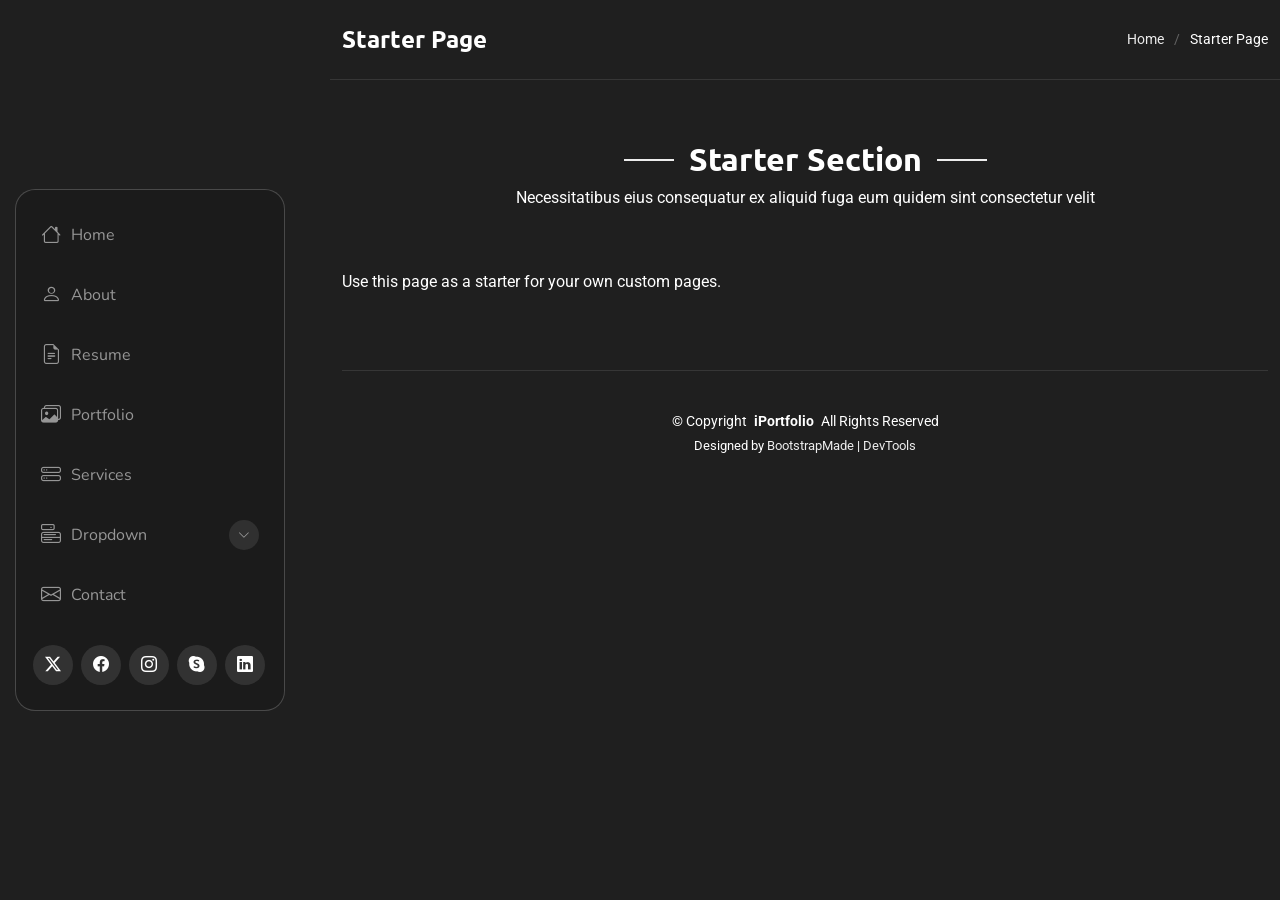
<file: starter-page.html>
<!DOCTYPE html>
<html lang="en">

<head>
  <meta charset="utf-8">
  <meta content="width=device-width, initial-scale=1.0" name="viewport">
  <title>Starter Page - SnapFolio Bootstrap Template</title>
  <meta name="description" content="">
  <meta name="keywords" content="">

  <!-- Favicons -->
  <link href="assets/img/favicon.png" rel="icon">
  <link href="assets/img/apple-touch-icon.png" rel="apple-touch-icon">

  <!-- Fonts -->
  <link href="https://fonts.googleapis.com" rel="preconnect">
  <link href="https://fonts.gstatic.com" rel="preconnect" crossorigin>
  <link href="https://fonts.googleapis.com/css2?family=Roboto:ital,wght@0,100;0,300;0,400;0,500;0,700;0,900;1,100;1,300;1,400;1,500;1,700;1,900&family=Ubuntu:ital,wght@0,300;0,400;0,500;0,700;1,300;1,400;1,500;1,700&family=Nunito:ital,wght@0,200;0,300;0,400;0,500;0,600;0,700;0,800;0,900;1,200;1,300;1,400;1,500;1,600;1,700;1,800;1,900&display=swap" rel="stylesheet">

  <!-- Vendor CSS Files -->
  <link href="assets/vendor/bootstrap/css/bootstrap.min.css" rel="stylesheet">
  <link href="assets/vendor/bootstrap-icons/bootstrap-icons.css" rel="stylesheet">
  <link href="assets/vendor/aos/aos.css" rel="stylesheet">
  <link href="assets/vendor/glightbox/css/glightbox.min.css" rel="stylesheet">
  <link href="assets/vendor/swiper/swiper-bundle.min.css" rel="stylesheet">

  <!-- Main CSS File -->
  <link href="assets/css/main.css" rel="stylesheet">

  <!-- =======================================================
  * Template Name: SnapFolio
  * Template URL: https://bootstrapmade.com/snapfolio-bootstrap-portfolio-template/
  * Updated: Jul 21 2025 with Bootstrap v5.3.7
  * Author: BootstrapMade.com
  * License: https://bootstrapmade.com/license/
  ======================================================== -->
</head>

<body class="starter-page-page">

  <header id="header" class="header dark-background d-flex flex-column justify-content-center">
    <i class="header-toggle d-xl-none bi bi-list"></i>

    <div class="header-container d-flex flex-column align-items-start">
      <nav id="navmenu" class="navmenu">
        <ul>
          <li><a href="#hero"><i class="bi bi-house navicon"></i>Home</a></li>
          <li><a href="#about"><i class="bi bi-person navicon"></i> About</a></li>
          <li><a href="#resume"><i class="bi bi-file-earmark-text navicon"></i> Resume</a></li>
          <li><a href="#portfolio"><i class="bi bi-images navicon"></i> Portfolio</a></li>
          <li><a href="#services"><i class="bi bi-hdd-stack navicon"></i> Services</a></li>
          <li class="dropdown"><a href="#"><i class="bi bi-menu-button navicon"></i> <span>Dropdown</span> <i class="bi bi-chevron-down toggle-dropdown"></i></a>
            <ul>
              <li><a href="#">Dropdown 1</a></li>
              <li class="dropdown"><a href="#"><span>Deep Dropdown</span> <i class="bi bi-chevron-down toggle-dropdown"></i></a>
                <ul>
                  <li><a href="#">Deep Dropdown 1</a></li>
                  <li><a href="#">Deep Dropdown 2</a></li>
                  <li><a href="#">Deep Dropdown 3</a></li>
                  <li><a href="#">Deep Dropdown 4</a></li>
                  <li><a href="#">Deep Dropdown 5</a></li>
                </ul>
              </li>
              <li><a href="#">Dropdown 2</a></li>
              <li><a href="#">Dropdown 3</a></li>
              <li><a href="#">Dropdown 4</a></li>
            </ul>
          </li>
          <li><a href="#contact"><i class="bi bi-envelope navicon"></i> Contact</a></li>
        </ul>
      </nav>

      <div class="social-links text-center">
        <a href="#" class="twitter"><i class="bi bi-twitter-x"></i></a>
        <a href="#" class="facebook"><i class="bi bi-facebook"></i></a>
        <a href="#" class="instagram"><i class="bi bi-instagram"></i></a>
        <a href="#" class="google-plus"><i class="bi bi-skype"></i></a>
        <a href="#" class="linkedin"><i class="bi bi-linkedin"></i></a>
      </div>

    </div>

  </header>

  <main class="main">

    <!-- Page Title -->
    <div class="page-title dark-background">
      <div class="container d-lg-flex justify-content-between align-items-center">
        <h1 class="mb-2 mb-lg-0">Starter Page</h1>
        <nav class="breadcrumbs">
          <ol>
            <li><a href="index.html">Home</a></li>
            <li class="current">Starter Page</li>
          </ol>
        </nav>
      </div>
    </div><!-- End Page Title -->

    <!-- Starter Section Section -->
    <section id="starter-section" class="starter-section section">

      <!-- Section Title -->
      <div class="container section-title" data-aos="fade-up">
        <h2>Starter Section</h2>
        <p>Necessitatibus eius consequatur ex aliquid fuga eum quidem sint consectetur velit</p>
      </div><!-- End Section Title -->

      <div class="container" data-aos="fade-up">
        <p>Use this page as a starter for your own custom pages.</p>
      </div>

    </section><!-- /Starter Section Section -->

  </main>

  <footer id="footer" class="footer position-relative">

    <div class="container">
      <div class="copyright text-center ">
        <p>© <span>Copyright</span> <strong class="px-1 sitename">iPortfolio</strong> <span>All Rights Reserved</span></p>
      </div>
      <div class="credits">
        <!-- All the links in the footer should remain intact. -->
        <!-- You can delete the links only if you've purchased the pro version. -->
        <!-- Licensing information: https://bootstrapmade.com/license/ -->
        <!-- Purchase the pro version with working PHP/AJAX contact form: [buy-url] -->
        Designed by <a href="https://bootstrapmade.com/">BootstrapMade</a> | <a href="https://bootstrapmade.com/tools/">DevTools</a>
      </div>
    </div>

  </footer>

  <!-- Scroll Top -->
  <a href="#" id="scroll-top" class="scroll-top d-flex align-items-center justify-content-center"><i class="bi bi-arrow-up-short"></i></a>

  <!-- Preloader -->
  <div id="preloader"></div>

  <!-- Vendor JS Files -->
  <script src="assets/vendor/bootstrap/js/bootstrap.bundle.min.js"></script>
  <script src="assets/vendor/php-email-form/validate.js"></script>
  <script src="assets/vendor/aos/aos.js"></script>
  <script src="assets/vendor/typed.js/typed.umd.js"></script>
  <script src="assets/vendor/purecounter/purecounter_vanilla.js"></script>
  <script src="assets/vendor/waypoints/noframework.waypoints.js"></script>
  <script src="assets/vendor/isotope-layout/isotope.pkgd.min.js"></script>
  <script src="assets/vendor/imagesloaded/imagesloaded.pkgd.min.js"></script>
  <script src="assets/vendor/glightbox/js/glightbox.min.js"></script>
  <script src="assets/vendor/swiper/swiper-bundle.min.js"></script>

  <!-- Main JS File -->
  <script src="assets/js/main.js"></script>

</body>

</html>
</file>
<file: assets/css/main.css>
/**
* Template Name: SnapFolio
* Template URL: https://bootstrapmade.com/snapfolio-bootstrap-portfolio-template/
* Updated: Jul 21 2025 with Bootstrap v5.3.7
* Author: BootstrapMade.com
* License: https://bootstrapmade.com/license/
*/

/*--------------------------------------------------------------
# Font & Color Variables
# Help: https://bootstrapmade.com/color-system/
--------------------------------------------------------------*/
/* Fonts */
:root {
  --default-font: "Roboto",  system-ui, -apple-system, "Segoe UI", Roboto, "Helvetica Neue", Arial, "Noto Sans", "Liberation Sans", sans-serif, "Apple Color Emoji", "Segoe UI Emoji", "Segoe UI Symbol", "Noto Color Emoji";
  --heading-font: "Ubuntu",  sans-serif;
  --nav-font: "Nunito",  sans-serif;
}

/* Global Colors - The following color variables are used throughout the website. Updating them here will change the color scheme of the entire website */
:root { 
  --background-color: #1f1f1f; /* Background color for the entire website, including individual sections */
  --default-color: #ffffff; /* Default color used for the majority of the text content across the entire website */
  --heading-color: #ffffff; /* Color for headings, subheadings and title throughout the website */
  --accent-color: #ececec; /* Accent color that represents your brand on the website. It's used for buttons, links, and other elements that need to stand out */
  --surface-color: #232323; /* The surface color is used as a background of boxed elements within sections, such as cards, icon boxes, or other elements that require a visual separation from the global background. */
  --contrast-color: #310606; /* Contrast color for text, ensuring readability against backgrounds of accent, heading, or default colors. */
}

/* Nav Menu Colors - The following color variables are used specifically for the navigation menu. They are separate from the global colors to allow for more customization options */
:root {
  --nav-color: rgba(236, 236, 236, 0.59);  /* The default color of the main navmenu links */
  --nav-hover-color: #ffffff; /* Applied to main navmenu links when they are hovered over or active */
  --nav-mobile-background-color: #393939; /* Used as the background color for mobile navigation menu */
  --nav-dropdown-background-color: #393939; /* Used as the background color for dropdown items that appear when hovering over primary navigation items */
  --nav-dropdown-color: #ffffff; /* Used for navigation links of the dropdown items in the navigation menu. */
  --nav-dropdown-hover-color: #ececec; /* Similar to --nav-hover-color, this color is applied to dropdown navigation links when they are hovered over. */
}

/* Color Presets - These classes override global colors when applied to any section or element, providing reuse of the sam color scheme. */

.light-background {
  --background-color: #2c2c2c;
  --surface-color: #323232;
}

.dark-background {
  --background-color: #040b14;
  --default-color: #ffffff;
  --heading-color: #ffffff;
  --surface-color: #151f2b;
  --contrast-color: #ffffff;
}

/* Smooth scroll */
:root {
  scroll-behavior: smooth;
}

/*--------------------------------------------------------------
# General Styling & Shared Classes
--------------------------------------------------------------*/
body {
  color: var(--default-color);
  background-color: var(--background-color);
  font-family: var(--default-font);
}

a {
  color: var(--accent-color);
  text-decoration: none;
  transition: 0.3s;
}

a:hover {
  color: color-mix(in srgb, var(--accent-color), transparent 25%);
  text-decoration: none;
}

h1,
h2,
h3,
h4,
h5,
h6 {
  color: var(--heading-color);
  font-family: var(--heading-font);
}

/* PHP Email Form Messages
------------------------------*/
.php-email-form .error-message {
  display: none;
  background: #df1529;
  color: #ffffff;
  text-align: left;
  padding: 15px;
  margin-bottom: 24px;
  font-weight: 600;
}

.php-email-form .sent-message {
  display: none;
  color: #ffffff;
  background: #059652;
  text-align: center;
  padding: 15px;
  margin-bottom: 24px;
  font-weight: 600;
}

.php-email-form .loading {
  display: none;
  background: var(--surface-color);
  text-align: center;
  padding: 15px;
  margin-bottom: 24px;
}

.php-email-form .loading:before {
  content: "";
  display: inline-block;
  border-radius: 50%;
  width: 24px;
  height: 24px;
  margin: 0 10px -6px 0;
  border: 3px solid var(--accent-color);
  border-top-color: var(--surface-color);
  animation: php-email-form-loading 1s linear infinite;
}

@keyframes php-email-form-loading {
  0% {
    transform: rotate(0deg);
  }

  100% {
    transform: rotate(360deg);
  }
}

/*--------------------------------------------------------------
# Global Header
--------------------------------------------------------------*/
.header {
  --background-color: #1b1b1b;
  --contrast-color: #444444;
  color: var(--default-color);
  position: fixed;
  top: 0;
  left: 0;
  bottom: 0;
  padding: 0 15px;
  width: 300px;
  transition: all ease-in-out 0.3s;
  overflow-y: auto;
  z-index: 997;
}

.header .header-container {
  border-radius: 20px;
  padding: 15px;
  background-color: var(--background-color);
  border: 1px solid color-mix(in srgb, var(--default-color), transparent 80%);
}

.header .social-links {
  margin: 0 0 10px 0;
}

.header .social-links a {
  font-size: 16px;
  display: inline-flex;
  align-items: center;
  justify-content: center;
  background: color-mix(in srgb, var(--default-color), transparent 90%);
  color: var(--default-color);
  margin: 0 2px;
  border-radius: 50%;
  text-align: center;
  width: 40px;
  height: 40px;
  transition: 0.3s;
}

.header .social-links a:hover {
  color: var(--contrast-color);
  background: var(--accent-color);
}

@media (min-width: 1200px) {

  .header~main,
  .header~#footer {
    margin-left: 330px;
  }
}

@media (max-width: 1199px) {
  .header {
    left: -100%;
  }
}

.header.header-show {
  left: 0;
}

.header .header-toggle {
  color: var(--contrast-color);
  background-color: var(--accent-color);
  font-size: 22px;
  display: flex;
  align-items: center;
  justify-content: center;
  width: 40px;
  height: 40px;
  border-radius: 50%;
  cursor: pointer;
  position: fixed;
  top: 15px;
  right: 15px;
  z-index: 9999;
  transition: background-color 0.3s;
}

.header .header-toggle:hover {
  color: var(--contrast-color);
  background-color: color-mix(in srgb, var(--accent-color) 90%, white 15%);
}

/*--------------------------------------------------------------
# Navigation Menu
--------------------------------------------------------------*/
.mobile-nav-toggle {
  display: none;
}

.navmenu {
  padding: 0;
  z-index: 9997;
  width: 100%;
}

.navmenu ul {
  list-style: none;
  padding: 0 0 20px 0;
  margin: 0;
}

.navmenu a,
.navmenu a:focus {
  color: var(--nav-color);
  padding: 15px 10px;
  font-family: var(--nav-font);
  font-size: 16px;
  font-weight: 400;
  display: flex;
  align-items: center;
  white-space: nowrap;
  transition: 0.3s;
  width: 100%;
}

.navmenu a .navicon,
.navmenu a:focus .navicon {
  font-size: 20px;
  margin-right: 10px;
}

.navmenu a .toggle-dropdown,
.navmenu a:focus .toggle-dropdown {
  font-size: 12px;
  line-height: 0;
  margin-left: auto;
  width: 30px;
  height: 30px;
  display: flex;
  align-items: center;
  justify-content: center;
  border-radius: 50%;
  transition: 0.3s;
  flex-shrink: 0;
  background-color: color-mix(in srgb, var(--accent-color), transparent 90%);
}

.navmenu a .toggle-dropdown:hover,
.navmenu a:focus .toggle-dropdown:hover {
  background-color: var(--accent-color);
  color: var(--contrast-color);
}

.navmenu a:hover,
.navmenu .active,
.navmenu .active:focus {
  color: var(--nav-hover-color);
}

.navmenu a:hover .navicon,
.navmenu .active .navicon,
.navmenu .active:focus .navicon {
  color: var(--accent-color);
}

.navmenu .active .toggle-dropdown,
.navmenu .active:focus .toggle-dropdown {
  background-color: var(--accent-color);
  color: var(--contrast-color);
  transform: rotate(180deg);
}

.navmenu .dropdown {
  display: block;
}

.navmenu .dropdown a,
.navmenu .dropdown a:focus {
  color: --nav-dropdown-color;
}

.navmenu .dropdown a:hover,
.navmenu .dropdown .active,
.navmenu .dropdown .active:focus {
  color: var(--nav-dropdown-hover-color);
}

.navmenu .dropdown ul {
  position: static;
  display: none;
  z-index: 99;
  padding: 5px 10px;
  margin: 5px 10px;
  background-color: var(--nav-dropdown-background-color);
  border: 1px solid color-mix(in srgb, var(--default-color), transparent 90%);
  box-shadow: none;
  transition: all 0.5s ease-in-out;
}

.navmenu .dropdown ul ul {
  background-color: rgba(33, 37, 41, 0.1);
}

.navmenu .dropdown>.dropdown-active {
  display: block;
  background-color: rgba(33, 37, 41, 0.03);
}

/*--------------------------------------------------------------
# Global Footer
--------------------------------------------------------------*/
.footer {
  color: var(--default-color);
  background-color: var(--background-color);
  font-size: 14px;
  padding: 0 0 40px 0;
  position: relative;
}

.footer .copyright {
  padding-top: 40px;
  border-top: 1px solid color-mix(in srgb, var(--default-color), transparent 90%);
}

.footer .copyright p {
  margin-bottom: 0;
}

.footer .credits {
  margin-top: 4px;
  font-size: 13px;
  text-align: center;
}

/*--------------------------------------------------------------
# Preloader
--------------------------------------------------------------*/
#preloader {
  position: fixed;
  inset: 0;
  z-index: 999999;
  overflow: hidden;
  background: var(--background-color);
  transition: all 0.6s ease-out;
}

#preloader:before {
  content: "";
  position: fixed;
  top: calc(50% - 30px);
  left: calc(50% - 30px);
  border: 6px solid #ffffff;
  border-color: var(--accent-color) transparent var(--accent-color) transparent;
  border-radius: 50%;
  width: 60px;
  height: 60px;
  animation: animate-preloader 1.5s linear infinite;
}

@keyframes animate-preloader {
  0% {
    transform: rotate(0deg);
  }

  100% {
    transform: rotate(360deg);
  }
}

/*--------------------------------------------------------------
# Scroll Top Button
--------------------------------------------------------------*/
.scroll-top {
  position: fixed;
  visibility: hidden;
  opacity: 0;
  right: 15px;
  bottom: -15px;
  z-index: 99999;
  background-color: var(--accent-color);
  width: 44px;
  height: 44px;
  border-radius: 50px;
  transition: all 0.4s;
}

.scroll-top i {
  font-size: 24px;
  color: var(--contrast-color);
  line-height: 0;
}

.scroll-top:hover {
  background-color: color-mix(in srgb, var(--accent-color), transparent 20%);
  color: var(--contrast-color);
}

.scroll-top.active {
  visibility: visible;
  opacity: 1;
  bottom: 15px;
}

/*--------------------------------------------------------------
# Disable aos animation delay on mobile devices
--------------------------------------------------------------*/
@media screen and (max-width: 768px) {
  [data-aos-delay] {
    transition-delay: 0 !important;
  }
}

/*--------------------------------------------------------------
# Global Page Titles & Breadcrumbs
--------------------------------------------------------------*/
.page-title {
  color: var(--default-color);
  padding: 25px 0 0 0;
  position: relative;
}

.page-title .container {
  border-bottom: 1px solid color-mix(in srgb, var(--default-color), transparent 90%);
  padding-bottom: 25px;
}

.page-title h1 {
  font-size: 24px;
  font-weight: 700;
}

.page-title .breadcrumbs ol {
  display: flex;
  flex-wrap: wrap;
  list-style: none;
  padding: 0;
  margin: 0;
  font-size: 14px;
  font-weight: 400;
}

.page-title .breadcrumbs ol li+li {
  padding-left: 10px;
}

.page-title .breadcrumbs ol li+li::before {
  content: "/";
  display: inline-block;
  padding-right: 10px;
  color: color-mix(in srgb, var(--default-color), transparent 70%);
}

/*--------------------------------------------------------------
# Global Sections
--------------------------------------------------------------*/
section,
.section {
  color: var(--default-color);
  background-color: var(--background-color);
  padding: 60px 0;
  overflow: clip;
}

/*--------------------------------------------------------------
# Global Section Titles
--------------------------------------------------------------*/
.section-title {
  text-align: center;
  padding-bottom: 60px;
  position: relative;
}

.section-title h2 {
  font-size: 32px;
  font-weight: 700;
  position: relative;
}

.section-title h2:before,
.section-title h2:after {
  content: "";
  width: 50px;
  height: 2px;
  background: var(--accent-color);
  display: inline-block;
}

.section-title h2:before {
  margin: 0 15px 10px 0;
}

.section-title h2:after {
  margin: 0 0 10px 15px;
}

.section-title p {
  margin-bottom: 0;
}

/*--------------------------------------------------------------
# Hero Section
--------------------------------------------------------------*/
.hero {
  min-height: 100vh;
  position: relative;
  overflow: hidden;
  display: flex;
  align-items: center;
}

.hero .background-elements {
  position: absolute;
  top: 0;
  left: 0;
  width: 100%;
  height: 100%;
  z-index: 1;
  overflow: hidden;
}

.hero .background-elements .bg-circle {
  position: absolute;
  border-radius: 50%;
  background: linear-gradient(45deg, color-mix(in srgb, var(--accent-color), transparent 90%), color-mix(in srgb, var(--accent-color), transparent 95%));
  animation: float 6s ease-in-out infinite;
}

.hero .background-elements .bg-circle.circle-1 {
  width: 300px;
  height: 300px;
  top: 10%;
  right: 10%;
  animation-delay: 0s;
}

.hero .background-elements .bg-circle.circle-2 {
  width: 200px;
  height: 200px;
  bottom: 20%;
  left: 5%;
  animation-delay: 2s;
}

.hero .hero-content {
  position: relative;
  width: 100%;
  z-index: 2;
}

.hero .container {
  position: relative;
  z-index: 3;
}

.hero .hero-text h1 {
  font-size: 72px;
  font-weight: 800;
  line-height: 1.1;
  margin-bottom: 15px;
  color: var(--heading-color);
}

.hero .hero-text h1 .accent-text {
  color: var(--accent-color);
  position: relative;
}

.hero .hero-text h1 .accent-text::after {
  content: "";
  position: absolute;
  bottom: -5px;
  left: 0;
  width: 100%;
  height: 3px;
  background: linear-gradient(90deg, var(--accent-color), color-mix(in srgb, var(--accent-color), transparent 50%));
}

.hero .hero-text h2 {
  font-size: 32px;
  font-weight: 600;
  color: var(--heading-color);
  margin-bottom: 10px;
}

.hero .hero-text .lead {
  font-size: 24px;
  margin-bottom: 20px;
  color: var(--default-color);
}

.hero .hero-text .lead span {
  color: var(--accent-color);
  font-weight: 600;
  border-bottom: 2px solid var(--accent-color);
  padding-bottom: 2px;
}

.hero .hero-text .description {
  font-size: 18px;
  line-height: 1.6;
  color: color-mix(in srgb, var(--default-color), transparent 20%);
  margin-bottom: 40px;
  max-width: 500px;
}

.hero .hero-actions {
  display: flex;
  gap: 20px;
  margin-bottom: 40px;
  flex-wrap: wrap;
}

.hero .hero-actions .btn {
  padding: 14px 30px;
  font-size: 16px;
  font-weight: 600;
  border-radius: 50px;
  text-decoration: none;
  transition: all 0.3s ease;
  border: 2px solid;
}

.hero .hero-actions .btn.btn-primary {
  background-color: var(--accent-color);
  color: var(--contrast-color);
  border-color: var(--accent-color);
}

.hero .hero-actions .btn.btn-primary:hover {
  background-color: color-mix(in srgb, var(--accent-color), black 10%);
  transform: translateY(-2px);
  box-shadow: 0 8px 25px color-mix(in srgb, var(--accent-color), transparent 70%);
}

.hero .hero-actions .btn.btn-outline {
  background-color: transparent;
  color: var(--accent-color);
  border-color: var(--accent-color);
}

.hero .hero-actions .btn.btn-outline:hover {
  background-color: var(--accent-color);
  color: var(--contrast-color);
  transform: translateY(-2px);
}

.hero .social-links {
  display: flex;
  gap: 20px;
}

.hero .social-links a {
  width: 50px;
  height: 50px;
  display: flex;
  align-items: center;
  justify-content: center;
  background-color: var(--surface-color);
  color: color-mix(in srgb, var(--default-color), transparent 40%);
  border-radius: 50%;
  font-size: 20px;
  transition: all 0.3s ease;
}

.hero .social-links a:hover {
  color: var(--contrast-color);
  background-color: var(--accent-color);
  transform: translateY(-3px);
  box-shadow: 0 8px 25px color-mix(in srgb, var(--accent-color), transparent 70%);
}

.hero .hero-visual {
  display: flex;
  justify-content: center;
  align-items: center;
  height: 100%;
}

.hero .hero-visual .profile-container {
  position: relative;
  width: 400px;
  height: 400px;
}

.hero .hero-visual .profile-container .profile-background {
  position: absolute;
  top: 15px;
  left: 15px;
  width: 100%;
  height: 100%;
  background: color-mix(in srgb, var(--accent-color), transparent 90%);
  border-radius: 30px;
  z-index: 1;
}

.hero .hero-visual .profile-container .profile-image {
  position: relative;
  width: 100%;
  height: 100%;
  object-fit: cover;
  border-radius: 30px;
  z-index: 2;
}

@keyframes float {

  0%,
  100% {
    transform: translateY(0px);
  }

  50% {
    transform: translateY(-20px);
  }
}

@keyframes floatIcon {

  0%,
  100% {
    transform: translateY(0px) rotate(0deg);
  }

  50% {
    transform: translateY(-10px) rotate(5deg);
  }
}

@media (max-width: 992px) {
  .hero .hero-text {
    text-align: center;
    margin-bottom: 50px;
  }

  .hero .hero-text h1 {
    font-size: 56px;
  }

  .hero .hero-text h2 {
    font-size: 28px;
  }

  .hero .hero-text .lead {
    font-size: 20px;
  }

  .hero .hero-visual .profile-container {
    width: 350px;
    height: 350px;
  }
}

@media (max-width: 768px) {
  .hero .hero-text h1 {
    font-size: 42px;
  }

  .hero .hero-text h2 {
    font-size: 24px;
  }

  .hero .hero-text .lead {
    font-size: 18px;
  }

  .hero .hero-text .description {
    font-size: 16px;
  }

  .hero .hero-actions {
    justify-content: center;
  }

  .hero .hero-actions .btn {
    padding: 12px 25px;
    font-size: 14px;
  }

  .hero .hero-visual .profile-container {
    width: 300px;
    height: 300px;
  }

  .hero .background-elements .bg-circle.circle-1 {
    width: 200px;
    height: 200px;
  }

  .hero .background-elements .bg-circle.circle-2 {
    width: 150px;
    height: 150px;
  }

  .hero .background-elements .bg-circle.circle-3 {
    width: 100px;
    height: 100px;
  }
}

/*--------------------------------------------------------------
# About Section
--------------------------------------------------------------*/
.about .profile-card {
  background: linear-gradient(135deg, var(--surface-color) 0%, color-mix(in srgb, var(--surface-color), var(--accent-color) 5%) 100%);
  border-radius: 2rem;
  padding: 2.5rem;
  text-align: center;
  box-shadow: 0 20px 40px rgba(0, 0, 0, 0.08);
  border: 1px solid color-mix(in srgb, var(--accent-color), transparent 90%);
  position: relative;
  overflow: hidden;
}

.about .profile-card::before {
  content: "";
  position: absolute;
  top: 0;
  left: 0;
  right: 0;
  height: 4px;
  background: linear-gradient(90deg, var(--accent-color), color-mix(in srgb, var(--accent-color), var(--heading-color) 30%));
}

@media (max-width: 991px) {
  .about .profile-card {
    margin-bottom: 3rem;
  }
}

.about .profile-header {
  position: relative;
  margin-bottom: 2rem;
}

.about .profile-header .profile-image {
  width: 160px;
  height: 160px;
  margin: 0 auto 1.5rem;
  border-radius: 50%;
  overflow: hidden;
  border: 4px solid var(--accent-color);
  box-shadow: 0 10px 30px rgba(0, 0, 0, 0.15);
}

.about .profile-header .profile-image img {
  width: 100%;
  height: 100%;
  object-fit: cover;
}

.about .profile-header .profile-badge {
  position: absolute;
  bottom: 20px;
  right: calc(50% - 65px);
  width: 32px;
  height: 32px;
  background-color: var(--accent-color);
  border-radius: 50%;
  display: flex;
  align-items: center;
  justify-content: center;
  border: 3px solid var(--surface-color);
}

.about .profile-header .profile-badge i {
  color: var(--contrast-color);
  font-size: 14px;
}

.about .profile-content h3 {
  font-size: 1.5rem;
  font-weight: 700;
  margin-bottom: 0.5rem;
  color: var(--heading-color);
}

.about .profile-content .profession {
  color: var(--accent-color);
  font-weight: 500;
  margin-bottom: 2rem;
}

.about .contact-links {
  display: flex;
  flex-direction: column;
  gap: 1rem;
}

.about .contact-links .contact-item {
  display: flex;
  align-items: center;
  gap: 0.75rem;
  padding: 0.75rem 1rem;
  background-color: color-mix(in srgb, var(--surface-color), var(--background-color) 50%);
  border-radius: 0.75rem;
  text-decoration: none;
  color: var(--default-color);
  transition: all 0.3s;
  border: 1px solid color-mix(in srgb, var(--default-color), transparent 90%);
}

.about .contact-links .contact-item:hover {
  background-color: var(--accent-color);
  color: var(--contrast-color);
  transform: translateY(-2px);
  box-shadow: 0 5px 20px color-mix(in srgb, var(--accent-color), transparent 70%);
}

.about .contact-links .contact-item i {
  font-size: 1rem;
  width: 18px;
}

.about .about-content {
  padding-left: 3rem;
}

@media (max-width: 991px) {
  .about .about-content {
    padding-left: 0;
  }
}

.about .about-content .section-header {
  margin-bottom: 2rem;
}

.about .about-content .section-header .badge-text {
  display: inline-block;
  background: linear-gradient(135deg, var(--accent-color), color-mix(in srgb, var(--accent-color), var(--heading-color) 20%));
  color: var(--contrast-color);
  padding: 0.5rem 1.5rem;
  border-radius: 2rem;
  font-size: 0.875rem;
  font-weight: 600;
  letter-spacing: 0.5px;
  margin-bottom: 1.5rem;
}

.about .about-content .section-header h2 {
  font-size: 2.25rem;
  font-weight: 700;
  line-height: 1.3;
  margin: 0;
}

@media (max-width: 768px) {
  .about .about-content .section-header h2 {
    font-size: 1.875rem;
  }
}

.about .about-content .description {
  margin-bottom: 2.5rem;
}

.about .about-content .description p {
  font-size: 1.1rem;
  line-height: 1.7;
  color: color-mix(in srgb, var(--default-color), transparent 20%);
  margin-bottom: 1.5rem;
}

.about .about-content .description p:last-child {
  margin-bottom: 0;
}

.about .stats-grid {
  display: grid;
  grid-template-columns: repeat(3, 1fr);
  gap: 2rem;
  margin-bottom: 2.5rem;
  padding: 2rem;
  background-color: var(--surface-color);
  border-radius: 1.5rem;
  box-shadow: 0 10px 30px rgba(0, 0, 0, 0.05);
}

@media (max-width: 768px) {
  .about .stats-grid {
    grid-template-columns: 1fr;
    gap: 1.5rem;
    text-align: center;
  }
}

.about .stats-grid .stat-item {
  text-align: center;
}

.about .stats-grid .stat-item .stat-number {
  font-size: 2rem;
  font-weight: 700;
  color: var(--accent-color);
  display: block;
  margin-bottom: 0.5rem;
}

.about .stats-grid .stat-item .stat-label {
  font-size: 0.875rem;
  color: color-mix(in srgb, var(--default-color), transparent 40%);
  font-weight: 500;
}

.about .details-grid {
  margin-bottom: 2.5rem;
}

.about .details-grid .detail-row {
  display: grid;
  grid-template-columns: 1fr 1fr;
  gap: 2rem;
  margin-bottom: 1.5rem;
}

@media (max-width: 768px) {
  .about .details-grid .detail-row {
    grid-template-columns: 1fr;
    gap: 1rem;
  }
}

.about .details-grid .detail-row:last-child {
  margin-bottom: 0;
}

.about .details-grid .detail-item .detail-label {
  display: block;
  font-size: 0.875rem;
  color: color-mix(in srgb, var(--default-color), transparent 50%);
  margin-bottom: 0.5rem;
  font-weight: 500;
}

.about .details-grid .detail-item .detail-value {
  display: block;
  font-weight: 600;
  color: var(--heading-color);
  font-size: 1rem;
}

.about .cta-section {
  display: flex;
  gap: 1rem;
  flex-wrap: wrap;
}

.about .cta-section .btn {
  padding: 0.875rem 2rem;
  border-radius: 0.75rem;
  font-weight: 600;
  text-decoration: none;
  transition: all 0.3s;
  display: inline-flex;
  align-items: center;
  gap: 0.5rem;
  border: 2px solid transparent;
}

.about .cta-section .btn.btn-primary {
  background-color: var(--accent-color);
  color: var(--contrast-color);
}

.about .cta-section .btn.btn-primary:hover {
  background-color: color-mix(in srgb, var(--accent-color), black 15%);
  transform: translateY(-2px);
  box-shadow: 0 10px 30px color-mix(in srgb, var(--accent-color), transparent 60%);
}

.about .cta-section .btn.btn-outline {
  background-color: transparent;
  color: var(--default-color);
  border-color: color-mix(in srgb, var(--default-color), transparent 70%);
}

.about .cta-section .btn.btn-outline:hover {
  border-color: var(--accent-color);
  transform: translateY(-2px);
}

/*--------------------------------------------------------------
# Stats Section
--------------------------------------------------------------*/
.stats .stats-wrapper {
  display: grid;
  grid-template-columns: repeat(4, 1fr);
  gap: 20px;
}

@media (max-width: 992px) {
  .stats .stats-wrapper {
    grid-template-columns: repeat(2, 1fr);
  }
}

@media (max-width: 576px) {
  .stats .stats-wrapper {
    grid-template-columns: 1fr;
  }
}

.stats .stats-item {
  background: linear-gradient(135deg, color-mix(in srgb, var(--surface-color), transparent 5%), var(--surface-color));
  border-radius: 15px;
  padding: 40px 20px;
  text-align: center;
  position: relative;
  transition: transform 0.3s ease, box-shadow 0.3s ease;
  box-shadow: 0 10px 30px rgba(0, 0, 0, 0.05);
  overflow: hidden;
}

.stats .stats-item:hover {
  transform: translateY(-10px);
  box-shadow: 0 15px 35px rgba(0, 0, 0, 0.1);
}

.stats .stats-item:hover .icon-wrapper {
  transform: scale(1.1);
}

.stats .stats-item:nth-child(1) .icon-wrapper {
  background-color: color-mix(in srgb, var(--accent-color), transparent 85%);
}

.stats .stats-item:nth-child(1) .icon-wrapper i {
  color: color-mix(in srgb, var(--accent-color), transparent 10%);
}

.stats .stats-item:nth-child(2) .icon-wrapper {
  background-color: color-mix(in srgb, #ff7e00, transparent 85%);
}

.stats .stats-item:nth-child(2) .icon-wrapper i {
  color: color-mix(in srgb, #ff7e00, transparent 10%);
}

.stats .stats-item:nth-child(3) .icon-wrapper {
  background-color: color-mix(in srgb, #00c875, transparent 85%);
}

.stats .stats-item:nth-child(3) .icon-wrapper i {
  color: color-mix(in srgb, #00c875, transparent 10%);
}

.stats .stats-item:nth-child(4) .icon-wrapper {
  background-color: color-mix(in srgb, #e83e8c, transparent 85%);
}

.stats .stats-item:nth-child(4) .icon-wrapper i {
  color: color-mix(in srgb, #e83e8c, transparent 10%);
}

.stats .stats-item .icon-wrapper {
  width: 80px;
  height: 80px;
  border-radius: 50%;
  display: flex;
  align-items: center;
  justify-content: center;
  margin: 0 auto 20px;
  transition: transform 0.3s ease;
}

.stats .stats-item .icon-wrapper i {
  font-size: 36px;
}

.stats .stats-item span {
  display: block;
  font-size: 48px;
  font-weight: 700;
  color: var(--heading-color);
  margin-bottom: 10px;
  line-height: 1;
  font-family: var(--heading-font);
}

.stats .stats-item p {
  color: var(--default-color);
  font-size: 18px;
  margin: 0;
  font-weight: 500;
  font-family: var(--heading-font);
  opacity: 0.8;
}

/*--------------------------------------------------------------
# Skills Section
--------------------------------------------------------------*/
/*--------------------------------------------------------------
# Skills Section
--------------------------------------------------------------*/

/*--------------------------------------------------------------
# Capability-Based Skills
--------------------------------------------------------------*/

.skills .skills-group {
  margin-bottom: 60px;
}

.skills .skills-group:last-child {
  margin-bottom: 0;
}

.skills .skills-group-title {
  margin-bottom: 30px;
}

.skills .skills-group-title h3 {
  font-size: 28px;
  margin-bottom: 10px;
  position: relative;
  padding-bottom: 15px;
}

.skills .skills-group-title h3::after {
  content: "";
  position: absolute;
  bottom: 0;
  left: 0;
  width: 50px;
  height: 2px;
  background-color: var(--accent-color);
}

.skills .skills-group-title p {
  margin: 0;
  color: color-mix(in srgb, var(--default-color), transparent 30%);
}


/*--------------------------------------------------------------
# Skill Cards
--------------------------------------------------------------*/

.skills .skill-card {
  background-color: var(--surface-color);
  padding: 30px;
  border-radius: 8px;
  height: 100%;
  box-shadow: 0 0 20px rgba(0, 0, 0, 0.05);
  transition: transform 0.3s ease, box-shadow 0.3s ease;
}

.skills .skill-card:hover {
  transform: translateY(-5px);
  box-shadow: 0 10px 30px rgba(0, 0, 0, 0.08);
}

.skills .skill-card-header {
  display: flex;
  align-items: center;
  justify-content: space-between;
  margin-bottom: 15px;
}

.skills .skill-card-header h4 {
  font-size: 20px;
  margin: 0;
}


/*--------------------------------------------------------------
# Skill Description
--------------------------------------------------------------*/

.skills .skill-description {
  font-size: 15px;
  line-height: 1.6;
  color: color-mix(in srgb, var(--default-color), transparent 25%);
  margin-bottom: 20px;
}


/*--------------------------------------------------------------
# Skill List
--------------------------------------------------------------*/

.skills .skill-list {
  list-style: none;
  padding: 0;
  margin: 0;
}

.skills .skill-list li {
  position: relative;
  padding-left: 22px;
  margin-bottom: 10px;
  font-size: 15px;
  line-height: 1.5;
}

.skills .skill-list li:last-child {
  margin-bottom: 0;
}

.skills .skill-list li::before {
  content: "✓";
  position: absolute;
  left: 0;
  top: 0;
  color: var(--accent-color);
  font-weight: 600;
}


/*--------------------------------------------------------------
# Technical Skills
--------------------------------------------------------------*/

.skills .technical-skills {
  margin-top: 20px;
}


/*--------------------------------------------------------------
# Original Progress Bar Skills
# Kept so the old version can still be used
--------------------------------------------------------------*/

.skills .skills-category {
  background-color: var(--surface-color);
  padding: 30px;
  border-radius: 8px;
  box-shadow: 0 0 20px rgba(0, 0, 0, 0.05);
  height: 100%;
  transition: transform 0.3s;
}

.skills .skills-category:hover {
  transform: translateY(-5px);
}

.skills .skills-category h3 {
  font-size: 24px;
  margin-bottom: 25px;
  position: relative;
  padding-bottom: 15px;
}

.skills .skills-category h3::after {
  content: "";
  position: absolute;
  bottom: 0;
  left: 0;
  width: 50px;
  height: 2px;
  background-color: var(--accent-color);
}

.skills .skill-item {
  margin-bottom: 25px;
}

.skills .skill-item:last-child {
  margin-bottom: 0;
}

.skills .skill-item h4 {
  font-size: 16px;
  margin-bottom: 8px;
}

.skills .skill-item .skill-percentage {
  font-size: 14px;
  color: color-mix(in srgb, var(--heading-color), transparent 30%);
}

.skills .skill-item .progress {
  height: 8px;
  background-color: color-mix(in srgb, var(--accent-color), transparent 90%);
  border-radius: 20px;
  overflow: hidden;
  position: relative;
}

.skills .skill-item .progress .progress-bar {
  background-color: var(--accent-color);
  transition: width 1.5s ease-in-out;
  width: 0;
  height: 100%;
  border-radius: 20px;
}

.skills .skill-item .skill-tooltip {
  font-size: 14px;
  color: color-mix(in srgb, var(--default-color), transparent 30%);
  margin-top: 8px;
  opacity: 0;
  transform: translateY(-5px);
  transition: all 0.3s;
}

.skills .skill-item:hover .skill-tooltip {
  opacity: 1;
  transform: translateY(0);
}


/*--------------------------------------------------------------
# Original Skill Boxes
# Kept for compatibility
--------------------------------------------------------------*/

.skills .skill-box {
  background-color: var(--surface-color);
  padding: 25px 20px;
  border-radius: 8px;
  text-align: center;
  transition: all 0.3s;
  height: 100%;
  position: relative;
  overflow: hidden;
  box-shadow: 0 0 15px rgba(0, 0, 0, 0.05);
}

.skills .skill-box:hover {
  transform: translateY(-5px);
}

.skills .skill-box:hover i {
  color: var(--accent-color);
  transform: scale(1.1);
}

.skills .skill-box:hover .skill-tooltip {
  opacity: 1;
  transform: translateY(0);
}

.skills .skill-box i {
  font-size: 36px;
  color: color-mix(in srgb, var(--accent-color), transparent 20%);
  margin-bottom: 15px;
  display: inline-block;
  transition: all 0.3s;
}

.skills .skill-box h4 {
  font-size: 18px;
  margin-bottom: 10px;
}

.skills .skill-box .skill-tooltip {
  font-size: 14px;
  color: color-mix(in srgb, var(--default-color), transparent 30%);
  opacity: 0;
  transform: translateY(5px);
  transition: all 0.3s;
}


/*--------------------------------------------------------------
# Responsive
--------------------------------------------------------------*/

@media (max-width: 991.98px) {

  .skills .skills-category {
    margin-bottom: 30px;
  }

  .skills .skills-category:last-child {
    margin-bottom: 0;
  }

  .skills .skills-group {
    margin-bottom: 45px;
  }

  .skills .skill-card {
    margin-bottom: 0;
  }

}

@media (max-width: 767.98px) {

  .skills .skill-box {
    margin-bottom: 20px;
  }

  .skills .skill-box:last-child {
    margin-bottom: 0;
  }

  .skills .skills-group-title h3 {
    font-size: 24px;
  }

  .skills .skill-card {
    padding: 25px;
  }

  .skills .skill-card-header h4 {
    font-size: 18px;
  }

}

/*--------------------------------------------------------------
# Resume Section
--------------------------------------------------------------*/
.resume .resume-side {
  /*background-color: var(--surface-color);*/
  padding: 2rem;
  /*border-radius: 10px;*/
  /*box-shadow: 0 0 20px rgba(0, 0, 0, 0.1);*/
  height: 100%;
}

.resume .resume-side .profile-img {
  text-align: center;
}

.resume .resume-side .profile-img img {
  width: 200px;
  height: 200px;
  object-fit: cover;
  border: 5px solid color-mix(in srgb, var(--accent-color), transparent 85%);
  border-radius: 50%;
}

.resume .resume-side h3 {
  font-size: 1.5rem;
  margin-bottom: 1rem;
  color: var(--heading-color);
  font-weight: 600;
}

.resume .resume-side .contact-info li {
  margin-bottom: 1rem;
  color: var(--default-color);
}

.resume .resume-side .contact-info li i {
  width: 25px;
  color: var(--accent-color);
  margin-right: 0.5rem;
}

.resume .resume-side .skill-item {
  margin-bottom: 1.5rem;
}

.resume .resume-side .skill-item span {
  font-size: 0.9rem;
  color: var(--default-color);
}

.resume .resume-side .skill-item .progress {
  height: 8px;
  background-color: color-mix(in srgb, var(--accent-color), transparent 90%);
  border-radius: 4px;
  margin-top: 0.5rem;
}

.resume .resume-side .skill-item .progress .progress-bar {
  background-color: var(--accent-color);
  width: 0;
  transition: width 1s ease;
}

.resume .resume-section {
  margin-bottom: 3rem;
}

.resume .resume-section h3 {
  font-size: 1.75rem;
  margin-bottom: 1.5rem;
  color: var(--heading-color);
  font-weight: 600;
}

.resume .resume-section h3 i {
  color: var(--accent-color);
}

.resume .resume-section .resume-item {
  padding-left: 1.5rem;
  border-left: 2px solid color-mix(in srgb, var(--accent-color), transparent 80%);
  margin-bottom: 2rem;
  position: relative;
}

.resume .resume-section .resume-item:before {
  content: "";
  position: absolute;
  width: 16px;
  height: 16px;
  border-radius: 50%;
  left: -9px;
  top: 0;
  background: var(--accent-color);
}

.resume .resume-section .resume-item h4 {
  font-size: 1.2rem;
  margin-bottom: 0.5rem;
  color: var(--heading-color);
  font-weight: 600;
}

.resume .resume-section .resume-item h5 {
  font-size: 1rem;
  margin-bottom: 0.5rem;
  color: var(--accent-color);
}

.resume .resume-section .resume-item .company {
  font-size: 0.95rem;
  margin-bottom: 1rem;
  color: var(--heading-color);
}

.resume .resume-section .resume-item .company i {
  margin-right: 0.5rem;
}

.resume .resume-section .resume-item ul {
  padding-left: 1.2rem;
}

.resume .resume-section .resume-item ul li {
  margin-bottom: 0.5rem;
  color: var(--default-color);
}

.resume .resume-section .resume-item p {
  color: var(--default-color);
  margin-bottom: 0;
}

@media (max-width: 991.98px) {
  .resume .resume-side {
    margin-bottom: 2rem;
  }
}

/*--------------------------------------------------------------
# Portfolio Section
--------------------------------------------------------------*/
@media (max-width: 991px) {
  .portfolio .filter-sidebar {
    margin-bottom: 30px;
  }
}

.portfolio .filters-wrapper {
  background-color: color-mix(in srgb, var(--surface-color), var(--default-color) 3%);
  padding: 30px;
  border-radius: 10px;
  box-shadow: 0 5px 25px rgba(0, 0, 0, 0.05);
}

@media (max-width: 991px) {
  .portfolio .filters-wrapper {
    padding: 20px;
  }
}

.portfolio .portfolio-filters {
  padding: 0;
  margin: 0;
  list-style: none;
  display: flex;
  flex-direction: column;
  gap: 10px;
}

@media (max-width: 991px) {
  .portfolio .portfolio-filters {
    flex-direction: row;
    flex-wrap: wrap;
    justify-content: center;
  }
}

.portfolio .portfolio-filters li {
  cursor: pointer;
  padding: 12px 20px;
  font-size: 16px;
  font-weight: 500;
  line-height: 1;
  color: var(--default-color);
  transition: all 0.3s ease-in-out;
  border-radius: 6px;
  background: transparent;
  position: relative;
  border-left: 3px solid transparent;
}

@media (max-width: 991px) {
  .portfolio .portfolio-filters li {
    padding: 8px 16px;
    border: 1px solid color-mix(in srgb, var(--accent-color), transparent 80%);
    border-left-width: 3px;
  }
}

.portfolio .portfolio-filters li:hover {
  color: var(--accent-color);
  background-color: color-mix(in srgb, var(--accent-color), transparent 90%);
  border-left-color: color-mix(in srgb, var(--accent-color), transparent 50%);
}

.portfolio .portfolio-filters li.filter-active {
  color: var(--accent-color);
  background-color: color-mix(in srgb, var(--accent-color), transparent 90%);
  border-left-color: var(--accent-color);
  font-weight: 600;
}

.portfolio .portfolio-wrap {
  transition: 0.4s;
  position: relative;
  overflow: hidden;
  border-radius: 12px;
  box-shadow: 0 5px 20px rgba(0, 0, 0, 0.08);
  height: 100%;
}

.portfolio .portfolio-wrap img {
  transition: transform 0.6s cubic-bezier(0.215, 0.61, 0.355, 1);
  width: 100%;
  height: 350px;
  object-fit: cover;
}

.portfolio .portfolio-wrap .portfolio-info {
  position: absolute;
  bottom: 0;
  left: 0;
  right: 0;
  padding: 25px;
  background: linear-gradient(to top, rgba(0, 0, 0, 0.98) 0%, rgba(0, 0, 0, 0.7) 60%, rgba(0, 0, 0, 0) 100%);
  z-index: 3;
  transition: none;
  transform: translateY(0);
  opacity: 1;
}

.portfolio .portfolio-wrap .portfolio-info .content {
  transition: none;
  transform: translateY(0);
}

.portfolio .portfolio-wrap .portfolio-info .category {
  display: inline-block;
  color: var(--accent-color);
  font-size: 14px;
  font-weight: 500;
  text-transform: uppercase;
  letter-spacing: 1px;
  margin-bottom: 8px;
}

.portfolio .portfolio-wrap .portfolio-info h4 {
  font-size: 20px;
  color: var(--contrast-color);
  font-weight: 700;
  margin-bottom: 15px;
}

.portfolio .portfolio-wrap .portfolio-info .portfolio-links {
  display: flex;
  gap: 12px;
}

.portfolio .portfolio-wrap .portfolio-info .portfolio-links a {
  color: var(--contrast-color);
  width: 40px;
  height: 40px;
  display: flex;
  align-items: center;
  justify-content: center;
  background-color: color-mix(in srgb, var(--accent-color), transparent 30%);
  border-radius: 50%;
  font-size: 18px;
  transition: 0.3s;
}

.portfolio .portfolio-wrap .portfolio-info .portfolio-links a:hover {
  background-color: var(--accent-color);
  transform: translateY(-3px);
}

.portfolio .portfolio-wrap:hover {
  transform: translateY(-5px);
}

.portfolio .portfolio-wrap:hover img {
  transform: scale(1.08);
}



.portfolio .portfolio-wrap .portfolio-info .portfolio-tags {
  display: flex;
  flex-wrap: wrap;
  gap: 8px;
  margin-top: 15px;
}

.portfolio .portfolio-wrap .portfolio-info .portfolio-tags .tag {
  display: inline-block;
  padding: 5px 12px;
  border-radius: 999px;
  font-size: 12px;
  font-weight: 500;
  color: var(--default-color);
  background: color-mix(in srgb, var(--surface-color), transparent 15%);
  border: 1px solid color-mix(in srgb, var(--default-color), transparent 80%);
  transition: all 0.3s ease;
}

.portfolio .portfolio-wrap:hover .portfolio-info .portfolio-tags .tag {
  border-color: var(--accent-color);
  color: var(--accent-color);
}

/*--------------------------------------------------------------
# Services Section
--------------------------------------------------------------*/
.services .service-header {
  margin-bottom: 60px;
}

.services .service-header .service-intro .service-heading {
  font-size: 48px;
  margin-bottom: 0;
  font-weight: 700;
  line-height: 1.2;
  color: var(--heading-color);
}

.services .service-header .service-intro .service-heading div {
  display: block;
  position: relative;
}

.services .service-header .service-intro .service-heading span {
  display: block;
  color: var(--accent-color);
}

@media (max-width: 992px) {
  .services .service-header .service-intro .service-heading {
    font-size: 36px;
  }
}

@media (max-width: 768px) {
  .services .service-header .service-intro .service-heading {
    font-size: 30px;
    margin-bottom: 20px;
  }
}

.services .service-header .service-summary p {
  margin-bottom: 25px;
  color: var(--default-color);
}

.services .service-header .service-summary .service-btn {
  display: inline-flex;
  align-items: center;
  padding: 12px 30px;
  background-color: var(--accent-color);
  color: var(--contrast-color);
  border-radius: 4px;
  font-weight: 500;
  transition: all 0.3s ease;
}

.services .service-header .service-summary .service-btn i {
  margin-left: 10px;
  transition: transform 0.3s ease;
}

.services .service-header .service-summary .service-btn:hover {
  background-color: color-mix(in srgb, var(--accent-color), transparent 15%);
  color: var(--contrast-color);
}

.services .service-header .service-summary .service-btn:hover i {
  transform: translateX(5px);
}

@media (max-width: 992px) {
  .services .service-header .service-summary {
    margin-top: 30px;
  }
}

.services .service-card {
  padding: 40px 40px 40px 40px;
  margin-bottom: 30px;
  border: 2px solid color-mix(in srgb, var(--accent-color), transparent 90%);
  transition: all 0.3s ease;
}

.services .service-card .service-icon {
  margin-bottom: 25px;
  background-color: color-mix(in srgb, var(--accent-color), transparent 90%);
  display: inline-flex;
  align-items: center;
  justify-content: center;
  border-radius: 10px;
  width: 64px;
  height: 64px;
}

.services .service-card .service-icon i {
  font-size: 32px;
  color: var(--accent-color);
  transition: all 0.3s ease;
}

.services .service-card h3 {
  font-size: 28px;
  margin-bottom: 15px;
  font-weight: 700;
}

.services .service-card h3 a {
  color: var(--heading-color);
  transition: color 0.3s ease;
}

.services .service-card h3 a span {
  display: block;
}

.services .service-card h3 a:hover {
  color: var(--accent-color);
}

.services .service-card p {
  color: var(--default-color);
  transition: color 0.3s ease;
  margin-bottom: 0;
}

.services .service-card .card-action {
  position: absolute;
  top: 0;
  right: 0;
  width: 80px;
  height: 80px;
  display: flex;
  align-items: center;
  justify-content: center;
  background-color: var(--accent-color);
  opacity: 0;
  visibility: hidden;
  transform: translateY(20px);
  transition: all 0.3s ease;
}

.services .service-card .card-action i {
  font-size: 24px;
  color: var(--contrast-color);
  transition: transform 0.3s ease;
}

.services .service-card .card-action:hover i {
  transform: rotate(45deg);
}

.services .service-card::before {
  content: "";
  position: absolute;
  top: 0;
  left: 0;
  right: 0;
  bottom: 0;
  background-color: var(--surface-color);
  clip-path: polygon(70% 0, 100% 30%, 100% 100%, 0 100%, 0 0);
  z-index: -1;
  opacity: 0;
  visibility: hidden;
  transition: all 0.3s ease;
}

.services .service-card:hover {
  border-color: transparent;
}

.services .service-card:hover::before {
  opacity: 1;
  visibility: visible;
  background-color: color-mix(in srgb, var(--accent-color), transparent 90%);
}

.services .service-card:hover h3 a {
  color: var(--accent-color);
}

.services .service-card:hover h3 a:hover {
  color: var(--accent-color);
}

.services .service-card:hover p {
  color: color-mix(in srgb, var(--default-color), transparent 20%);
}

.services .service-card:hover .card-action {
  opacity: 1;
  visibility: visible;
  transform: translateY(0);
}

.services .service-card:hover .service-icon i {
  transform: scale(1.1);
}

@media (max-width: 768px) {
  .services .service-card {
    padding: 150px 25px 25px;
  }

  .services .service-card h3 {
    font-size: 24px;
  }

  .services .service-card .service-icon {
    position: absolute;
    top: 40px;
    left: 25px;
  }
}

@media (max-width: 768px) {
  .services {
    padding: 70px 0 50px;
  }
}

/*--------------------------------------------------------------
# Testimonials Section
--------------------------------------------------------------*/
.testimonials .testimonial-masonry {
  display: grid;
  grid-template-columns: repeat(3, 1fr);
  gap: 2rem;
  position: relative;
}

.testimonials .testimonial-masonry::before {
  content: "";
  position: absolute;
  width: 100%;
  height: 100%;
  background: radial-gradient(circle at center, color-mix(in srgb, var(--accent-color), transparent 95%), transparent);
  opacity: 0.5;
  z-index: -1;
}

.testimonials .testimonial-item:nth-child(3n-1) {
  margin-top: 3rem;
}

.testimonials .testimonial-item:nth-child(3n) {
  margin-top: 1.5rem;
}

.testimonials .testimonial-item.highlight .testimonial-content {
  background-color: color-mix(in srgb, var(--accent-color), transparent 92%);
  border: 1px solid color-mix(in srgb, var(--accent-color), transparent 70%);
}

.testimonials .testimonial-item.highlight .testimonial-content .quote-pattern {
  background-color: color-mix(in srgb, var(--accent-color), transparent 85%);
}

.testimonials .testimonial-item.highlight .testimonial-content .quote-pattern i {
  color: var(--accent-color);
}

.testimonials .testimonial-content {
  background-color: var(--surface-color);
  border-radius: 20px;
  padding: 2rem;
  position: relative;
  transition: all 0.3s ease;
  border: 1px solid color-mix(in srgb, var(--default-color), transparent 92%);
}

.testimonials .testimonial-content:hover {
  transform: translateY(-5px);
}

.testimonials .testimonial-content p {
  font-size: 1rem;
  line-height: 1.7;
  margin: 1.5rem 0;
  position: relative;
}

.testimonials .quote-pattern {
  position: absolute;
  top: -1.25rem;
  left: 2rem;
  width: 2.5rem;
  height: 2.5rem;
  background-color: var(--surface-color);
  border-radius: 50%;
  display: flex;
  align-items: center;
  justify-content: center;
  border: 1px solid color-mix(in srgb, var(--default-color), transparent 92%);
}

.testimonials .quote-pattern i {
  font-size: 1.25rem;
  color: var(--accent-color);
}

.testimonials .client-info {
  display: flex;
  align-items: center;
  gap: 1rem;
  margin-top: 1.5rem;
  padding-top: 1.5rem;
  border-top: 1px solid color-mix(in srgb, var(--default-color), transparent 92%);
}

.testimonials .client-image {
  width: 50px;
  height: 50px;
  border-radius: 50%;
  overflow: hidden;
  flex-shrink: 0;
}

.testimonials .client-image img {
  width: 100%;
  height: 100%;
  object-fit: cover;
}

.testimonials .client-details h3 {
  font-size: 1.125rem;
  margin-bottom: 0.25rem;
}

.testimonials .client-details .position {
  font-size: 0.875rem;
  color: color-mix(in srgb, var(--heading-color), transparent 40%);
}

@media (max-width: 1199.98px) {
  .testimonials .testimonial-masonry {
    grid-template-columns: repeat(2, 1fr);
    gap: 1.5rem;
  }

  .testimonials .testimonial-item:nth-child(3n-1),
  .testimonials .testimonial-item:nth-child(3n) {
    margin-top: 0;
  }

  .testimonials .testimonial-item:nth-child(even) {
    margin-top: 2rem;
  }
}

@media (max-width: 767.98px) {
  .testimonials .testimonial-masonry {
    grid-template-columns: 1fr;
    gap: 2rem;
  }

  .testimonials .testimonial-item:nth-child(even) {
    margin-top: 0;
  }

  .testimonials .testimonial-content {
    padding: 1.5rem;
  }

  .testimonials .testimonial-content p {
    font-size: 0.9375rem;
    margin: 1.25rem 0;
  }

  .testimonials .quote-pattern {
    width: 2.25rem;
    height: 2.25rem;
    top: -1.125rem;
  }

  .testimonials .quote-pattern i {
    font-size: 1.125rem;
  }

  .testimonials .client-info {
    margin-top: 1.25rem;
    padding-top: 1.25rem;
  }

  .testimonials .client-image {
    width: 45px;
    height: 45px;
  }

  .testimonials .client-details h3 {
    font-size: 1rem;
  }

  .testimonials .client-details .position {
    font-size: 0.8125rem;
  }
}

/*--------------------------------------------------------------
# Contact Section
--------------------------------------------------------------*/
.contact .info-box {
  background-color: var(--accent-color);
  color: var(--contrast-color);
  padding: 3rem;
  border-radius: 1rem;
  height: 100%;
}

.contact .info-box h3 {
  color: var(--contrast-color);
  font-size: 2rem;
  margin-bottom: 1rem;
}

@media (max-width: 767.98px) {
  .contact .info-box h3 {
    font-size: 1.75rem;
  }
}

.contact .info-box p {
  opacity: 0.8;
  margin-bottom: 2rem;
}

.contact .info-box a {
  color: var(--contrast-color);
}

@media (max-width: 992px) {
  .contact .info-box {
    padding: 1.5rem;
  }
}

.contact .info-item {
  display: flex;
  gap: 1.5rem;
  margin-bottom: 2rem;
}

.contact .info-item:last-child {
  margin-bottom: 0;
}

.contact .info-item .icon-box {
  width: 3.5rem;
  height: 3.5rem;
  background-color: color-mix(in srgb, var(--contrast-color), transparent 85%);
  border-radius: 50%;
  display: flex;
  align-items: center;
  justify-content: center;
  flex-shrink: 0;
  transition: 0.3s;
}

.contact .info-item .icon-box i {
  font-size: 1.5rem;
  color: var(--contrast-color);
}

.contact .info-item:hover .icon-box {
  background-color: color-mix(in srgb, var(--contrast-color), transparent 70%);
}

.contact .info-item .content h4 {
  color: var(--contrast-color);
  font-size: 1.25rem;
  margin-bottom: 0.5rem;
  font-weight: 700;
}

.contact .info-item .content p {
  margin-bottom: 0.25rem;
  font-size: 0.95rem;
}

.contact .info-item .content p:last-child {
  margin-bottom: 0;
}

.contact .contact-form {
  background-color: var(--surface-color);
  padding: 3rem;
  border-radius: 1rem;
  height: 100%;
  box-shadow: 0 0 25px rgba(0, 0, 0, 0.05);
}

@media (max-width: 992px) {
  .contact .contact-form {
    padding: 1.5rem;
  }
}

.contact .contact-form h3 {
  font-size: 2rem;
  margin-bottom: 1rem;
}

@media (max-width: 768px) {
  .contact .contact-form h3 {
    font-size: 1.75rem;
  }
}

.contact .contact-form p {
  color: color-mix(in srgb, var(--default-color), transparent 25%);
  margin-bottom: 2rem;
}

.contact .contact-form .form-control,
.contact .contact-form .form-select {
  padding: 0.875rem 1.25rem;
  border-color: color-mix(in srgb, var(--default-color), transparent 90%);
  border-radius: 0.5rem;
  background-color: color-mix(in srgb, var(--surface-color) 90%, white 5%);
  color: var(--default-color);
}

.contact .contact-form .form-control:focus,
.contact .contact-form .form-select:focus {
  box-shadow: none;
  border-color: var(--accent-color);
}

.contact .contact-form .form-control::placeholder,
.contact .contact-form .form-select::placeholder {
  color: color-mix(in srgb, var(--default-color), transparent 50%);
}

.contact .contact-form .btn {
  background-color: var(--accent-color);
  color: var(--contrast-color);
  padding: 1rem 2rem;
  border-radius: 2rem;
  display: inline-flex;
  align-items: center;
  gap: 0.5rem;
  transition: 0.3s;
}

.contact .contact-form .btn i {
  font-size: 1.25rem;
}

.contact .contact-form .btn:hover {
  background-color: color-mix(in srgb, var(--accent-color), var(--contrast-color) 20%);
}

/*--------------------------------------------------------------
# Portfolio Details Section
--------------------------------------------------------------*/
.portfolio-details .portfolio-details-slider {
  position: relative;
  overflow: hidden;
  border-radius: 8px;
  box-shadow: 0 0 30px rgba(var(--default-color), 0.1);
}

.portfolio-details .portfolio-details-slider .swiper-wrapper {
  height: auto !important;
}

.portfolio-details .portfolio-details-slider img {
  aspect-ratio: 16/9;
  object-fit: cover;
}

.portfolio-details .portfolio-details-slider .swiper-pagination {
  position: absolute;
  bottom: 20px;
}

.portfolio-details .portfolio-details-slider .swiper-pagination .swiper-pagination-bullet {
  width: 12px;
  height: 12px;
  background-color: var(--contrast-color);
  opacity: 0.5;
  transition: 0.3s;
}

.portfolio-details .portfolio-details-slider .swiper-pagination .swiper-pagination-bullet.swiper-pagination-bullet-active {
  opacity: 1;
  background-color: var(--accent-color);
}

.portfolio-details .portfolio-info {
  padding: 30px;
  background-color: var(--surface-color);
  border-radius: 8px;
  box-shadow: 0 0 30px rgba(var(--default-color), 0.1);
}

.portfolio-details .portfolio-info h3 {
  font-size: 22px;
  font-weight: 700;
  margin-bottom: 20px;
  padding-bottom: 20px;
  border-bottom: 1px solid color-mix(in srgb, var(--default-color), transparent 90%);
}

.portfolio-details .portfolio-info ul {
  padding: 0;
  list-style: none;
}

.portfolio-details .portfolio-info ul li {
  padding: 10px 0;
  border-bottom: 1px solid color-mix(in srgb, var(--default-color), transparent 90%);
}

.portfolio-details .portfolio-info ul li:last-child {
  border-bottom: 0;
}

.portfolio-details .portfolio-info ul li strong {
  font-weight: 600;
  margin-right: 10px;
  color: var(--heading-color);
}

.portfolio-details .portfolio-info ul li a {
  color: var(--accent-color);
  transition: 0.3s;
}

.portfolio-details .portfolio-info ul li a:hover {
  color: color-mix(in srgb, var(--accent-color), transparent 25%);
  text-decoration: underline;
}

.portfolio-details .portfolio-description h2 {
  font-size: 26px;
  font-weight: 700;
  margin-bottom: 20px;
}

.portfolio-details .portfolio-description p {
  padding: 0;
  margin-bottom: 20px;
  color: color-mix(in srgb, var(--default-color), transparent 20%);
}

.portfolio-details .portfolio-description .features h3 {
  font-size: 22px;
  font-weight: 600;
  margin-bottom: 30px;
}

.portfolio-details .portfolio-description .features .feature-item {
  padding: 30px;
  background-color: var(--surface-color);
  border-radius: 8px;
  height: 100%;
  transition: 0.3s;
  box-shadow: 0 0 30px rgba(var(--default-color), 0.1);
}

.portfolio-details .portfolio-description .features .feature-item:hover {
  transform: translateY(-5px);
}

.portfolio-details .portfolio-description .features .feature-item i {
  font-size: 32px;
  color: var(--accent-color);
  margin-bottom: 20px;
  display: inline-block;
}

.portfolio-details .portfolio-description .features .feature-item h4 {
  font-size: 18px;
  font-weight: 600;
  margin-bottom: 15px;
}

.portfolio-details .portfolio-description .features .feature-item p {
  margin: 0;
  font-size: 15px;
}

@media (max-width: 991px) {
  .portfolio-details .portfolio-info {
    margin-top: 20px;
  }
}

@media (max-width: 768px) {
  .portfolio-details .portfolio-description h2 {
    font-size: 24px;
  }
}

/*--------------------------------------------------------------
# Service Details Section
--------------------------------------------------------------*/
.service-details .service-details-slider {
  position: relative;
  overflow: hidden;
  border-radius: 10px;
  z-index: 1;
}

.service-details .service-details-slider .swiper-wrapper {
  height: auto !important;
}

.service-details .service-details-slider .swiper-pagination {
  position: absolute;
  bottom: 20px;
  left: 0;
  right: 0;
  z-index: 2;
}

.service-details .service-details-slider .swiper-pagination .swiper-pagination-bullet {
  width: 10px;
  height: 10px;
  background-color: var(--contrast-color);
  opacity: 0.5;
  transition: 0.3s;
}

.service-details .service-details-slider .swiper-pagination .swiper-pagination-bullet.swiper-pagination-bullet-active {
  opacity: 1;
  width: 20px;
  border-radius: 5px;
}

.service-details .content h3 {
  font-size: 28px;
  font-weight: 700;
  margin-bottom: 20px;
}

.service-details .content p {
  color: color-mix(in srgb, var(--default-color), transparent 20%);
  margin-bottom: 15px;
}

.service-details .content .features .feature-box {
  padding: 20px;
  background: var(--surface-color);
  border-radius: 10px;
  box-shadow: 0 0 20px rgba(0, 0, 0, 0.05);
  height: 100%;
  transition: 0.3s;
}

.service-details .content .features .feature-box:hover {
  transform: translateY(-5px);
}

.service-details .content .features .feature-box i {
  font-size: 24px;
  color: var(--accent-color);
  margin-right: 15px;
}

.service-details .content .features .feature-box h4 {
  font-size: 18px;
  font-weight: 600;
  margin: 0;
}

.service-details .service-info {
  background: var(--surface-color);
  padding: 30px;
  border-radius: 10px;
  box-shadow: 0 0 20px rgba(0, 0, 0, 0.05);
}

.service-details .service-info h4 {
  font-size: 22px;
  font-weight: 700;
  margin-bottom: 25px;
  padding-bottom: 15px;
  border-bottom: 2px solid color-mix(in srgb, var(--accent-color), transparent 85%);
}

.service-details .service-info .info-item {
  margin-bottom: 25px;
}

.service-details .service-info .info-item:last-child {
  margin-bottom: 0;
}

.service-details .service-info .info-item i {
  font-size: 24px;
  color: var(--accent-color);
  margin-bottom: 10px;
}

.service-details .service-info .info-item h5 {
  font-size: 16px;
  font-weight: 600;
  margin-bottom: 5px;
}

.service-details .service-info .info-item p {
  color: color-mix(in srgb, var(--default-color), transparent 20%);
  margin: 0;
}

.service-details .related-services {
  background: var(--surface-color);
  padding: 30px;
  border-radius: 10px;
  box-shadow: 0 0 20px rgba(0, 0, 0, 0.05);
}

.service-details .related-services h4 {
  font-size: 22px;
  font-weight: 700;
  margin-bottom: 25px;
  padding-bottom: 15px;
  border-bottom: 2px solid color-mix(in srgb, var(--accent-color), transparent 85%);
}

.service-details .related-services .service-item {
  margin-bottom: 25px;
  padding-bottom: 25px;
  border-bottom: 1px solid color-mix(in srgb, var(--default-color), transparent 90%);
}

.service-details .related-services .service-item:last-child {
  margin-bottom: 0;
  padding-bottom: 0;
  border-bottom: none;
}

.service-details .related-services .service-item i {
  font-size: 24px;
  color: var(--accent-color);
  margin-bottom: 10px;
}

.service-details .related-services .service-item h5 {
  font-size: 18px;
  margin-bottom: 10px;
}

.service-details .related-services .service-item h5 a {
  color: var(--heading-color);
  transition: 0.3s;
}

.service-details .related-services .service-item h5 a:hover {
  color: var(--accent-color);
}

.service-details .related-services .service-item p {
  color: color-mix(in srgb, var(--default-color), transparent 20%);
  margin: 0;
  font-size: 14px;
}

@media (max-width: 991px) {

  .service-details .service-info,
  .service-details .related-services {
    margin-top: 30px;
  }
}

/*--------------------------------------------------------------
# Starter Section Section
--------------------------------------------------------------*/
.starter-section {
  /* Add your styles here */
}
</file>
